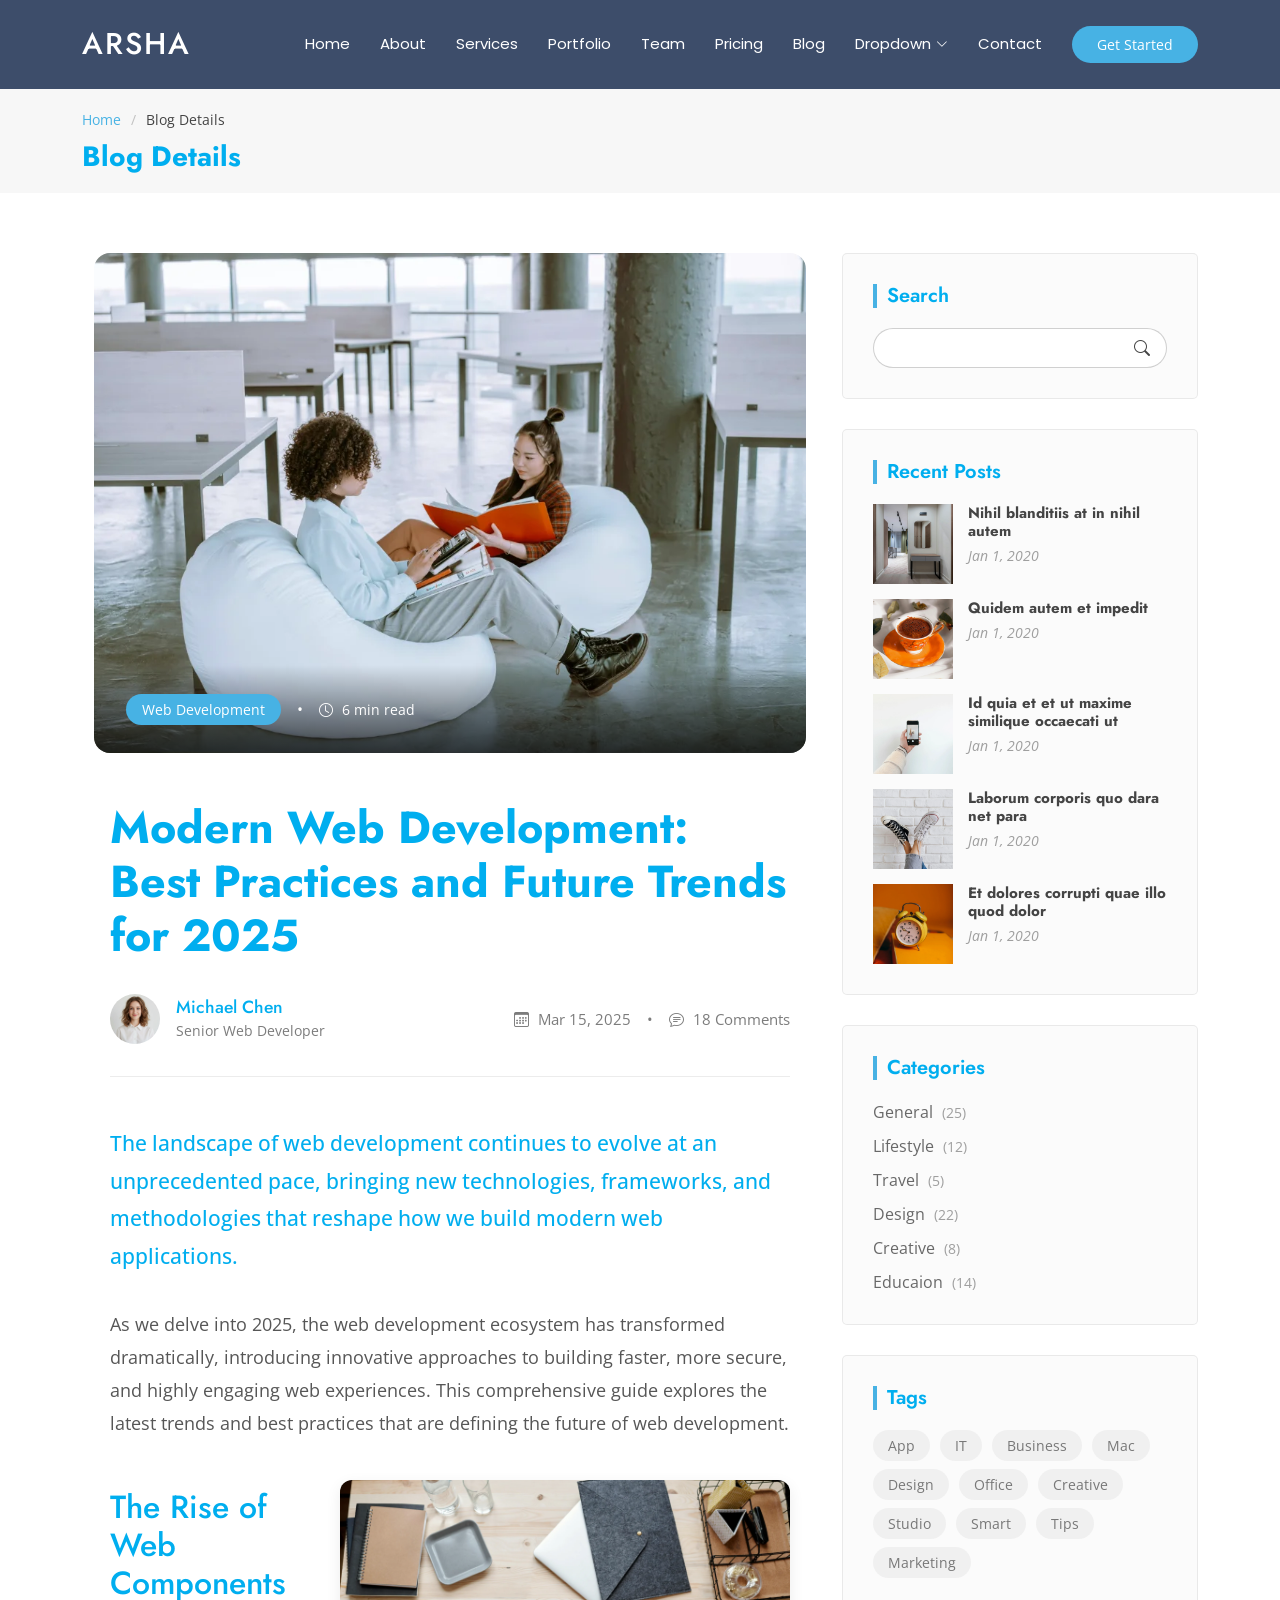
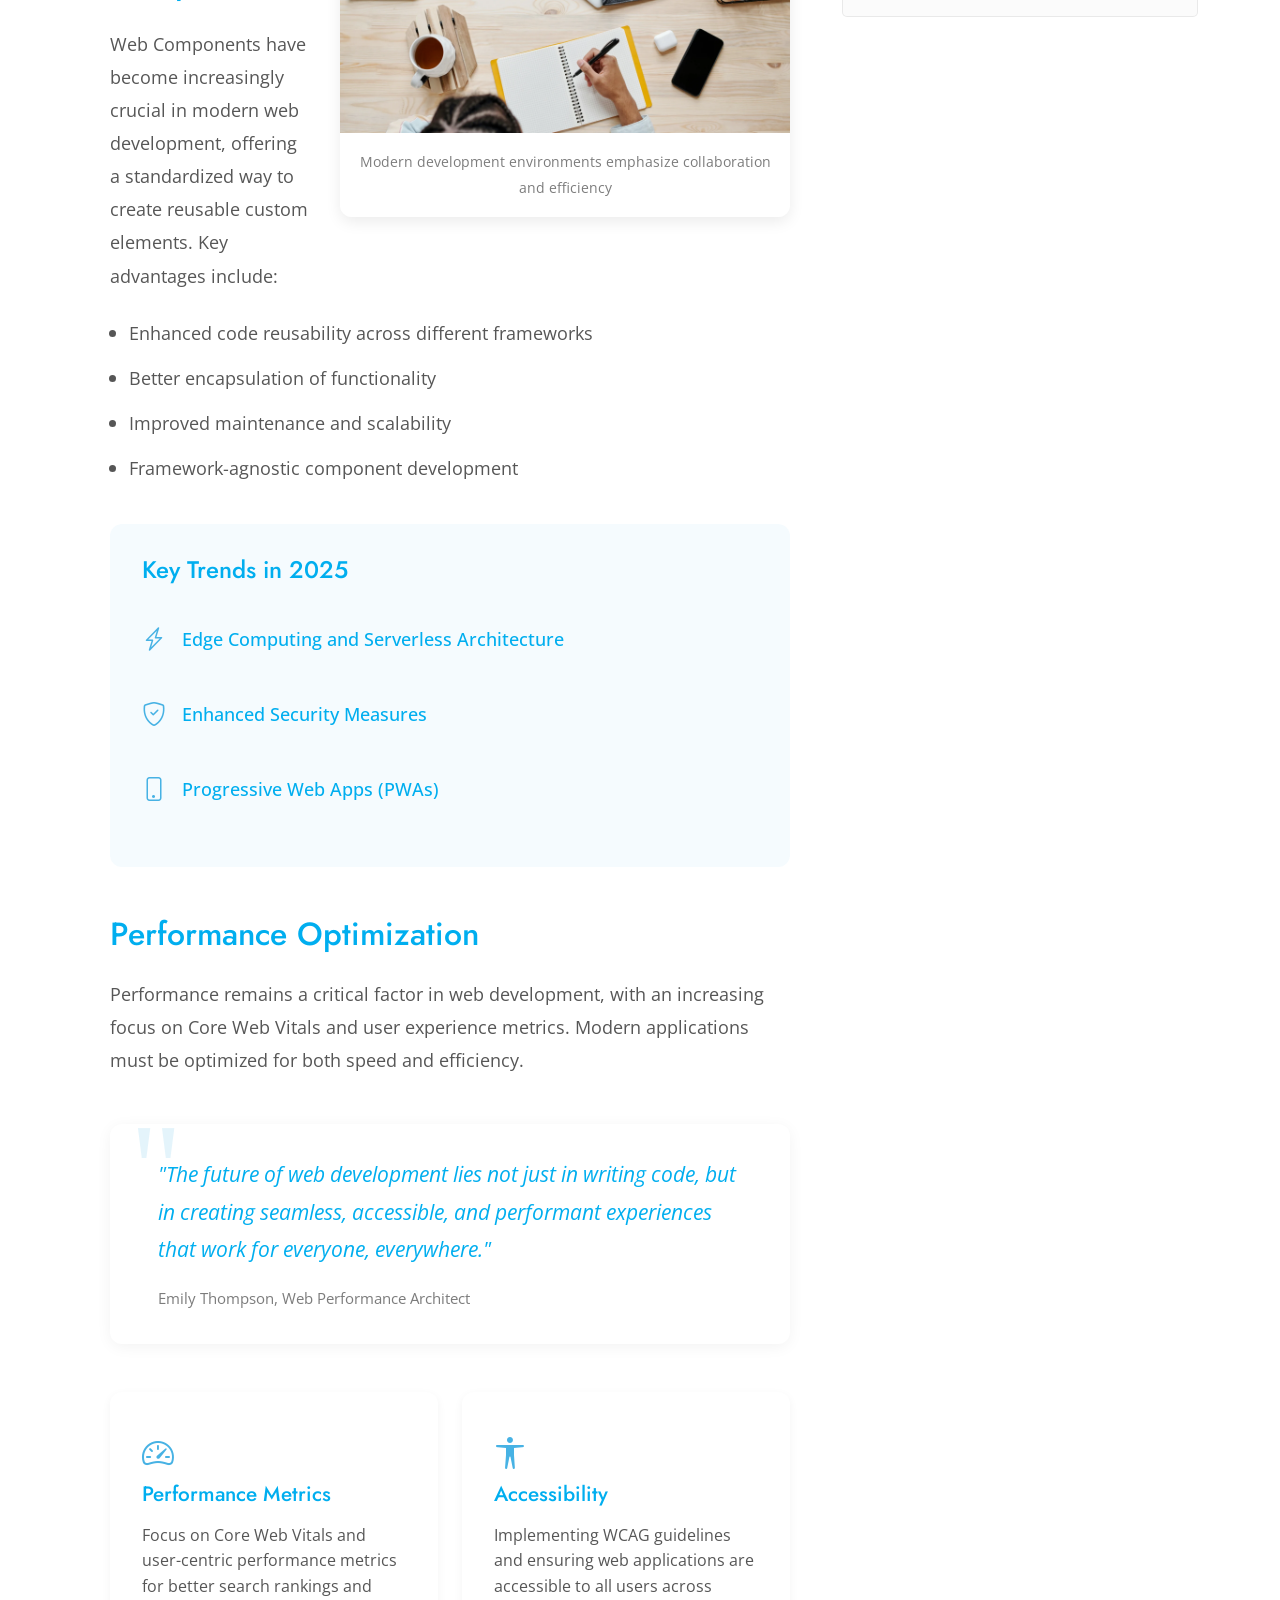
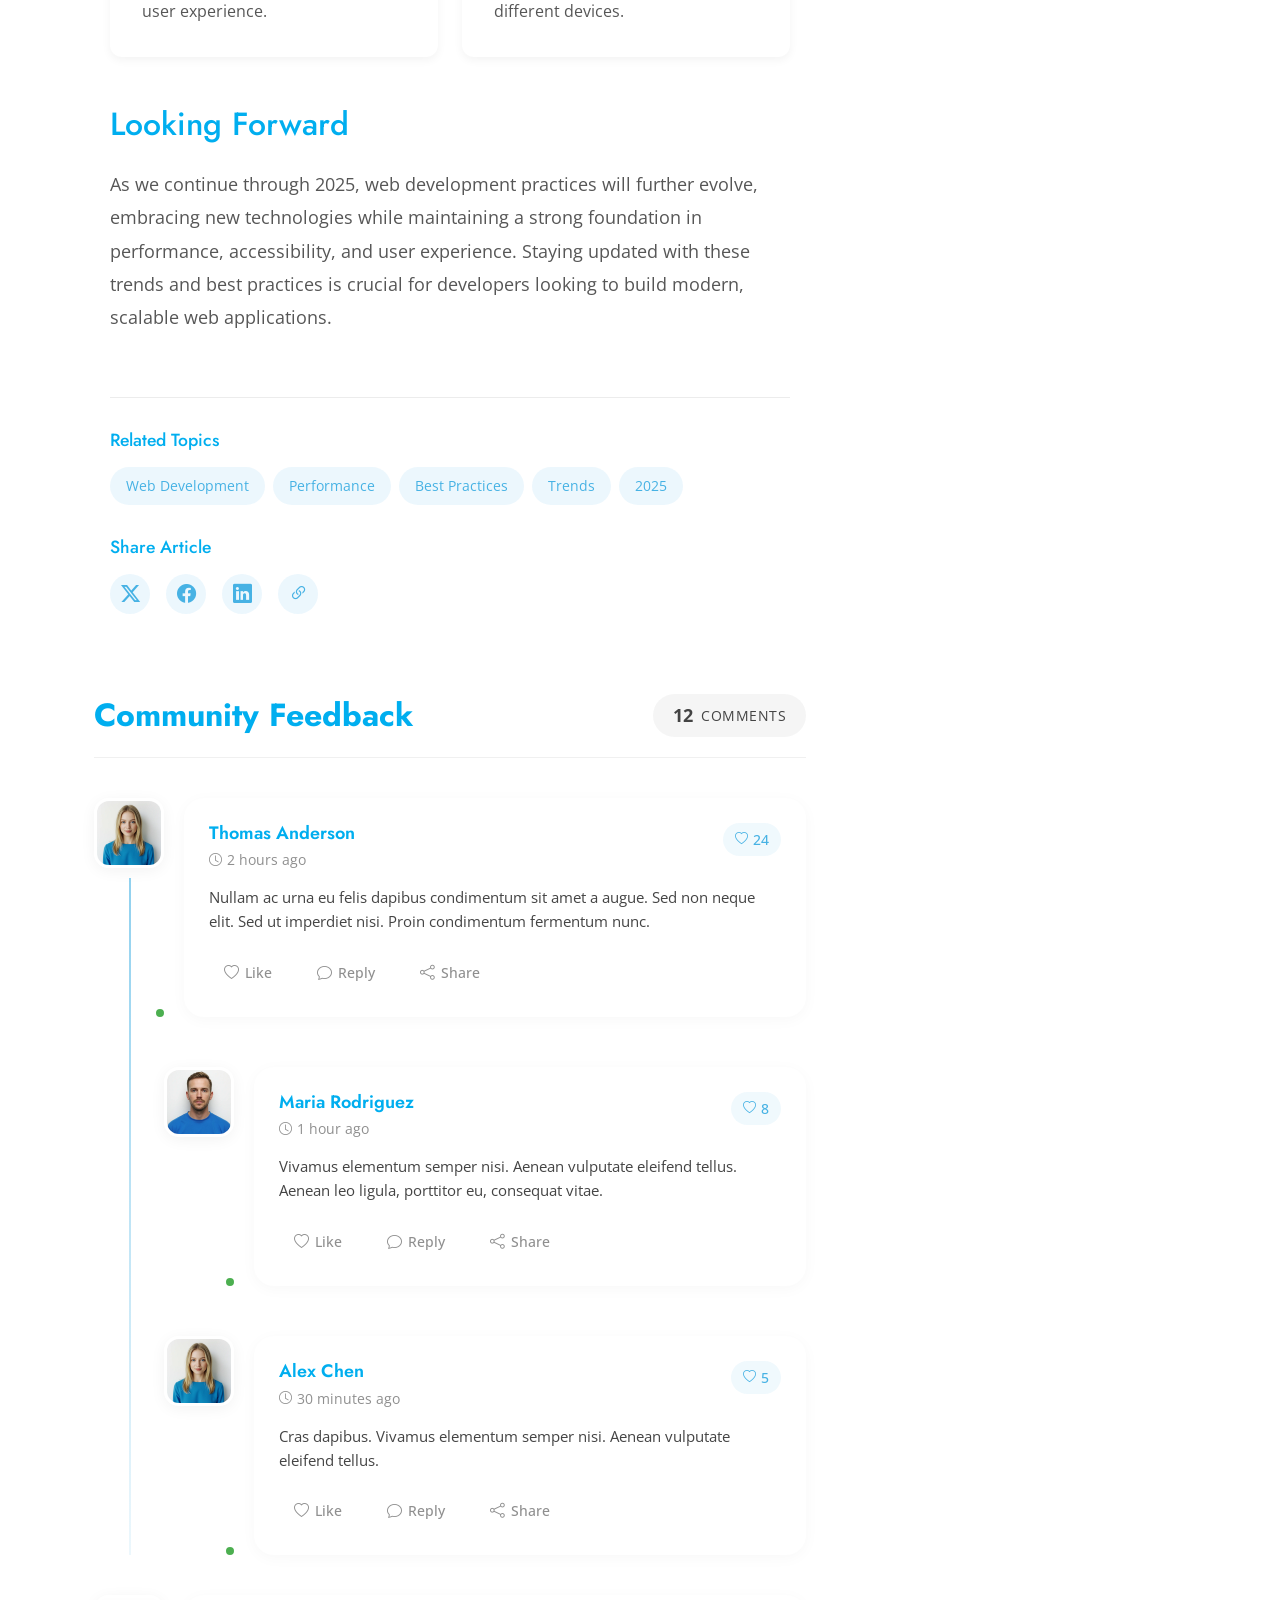
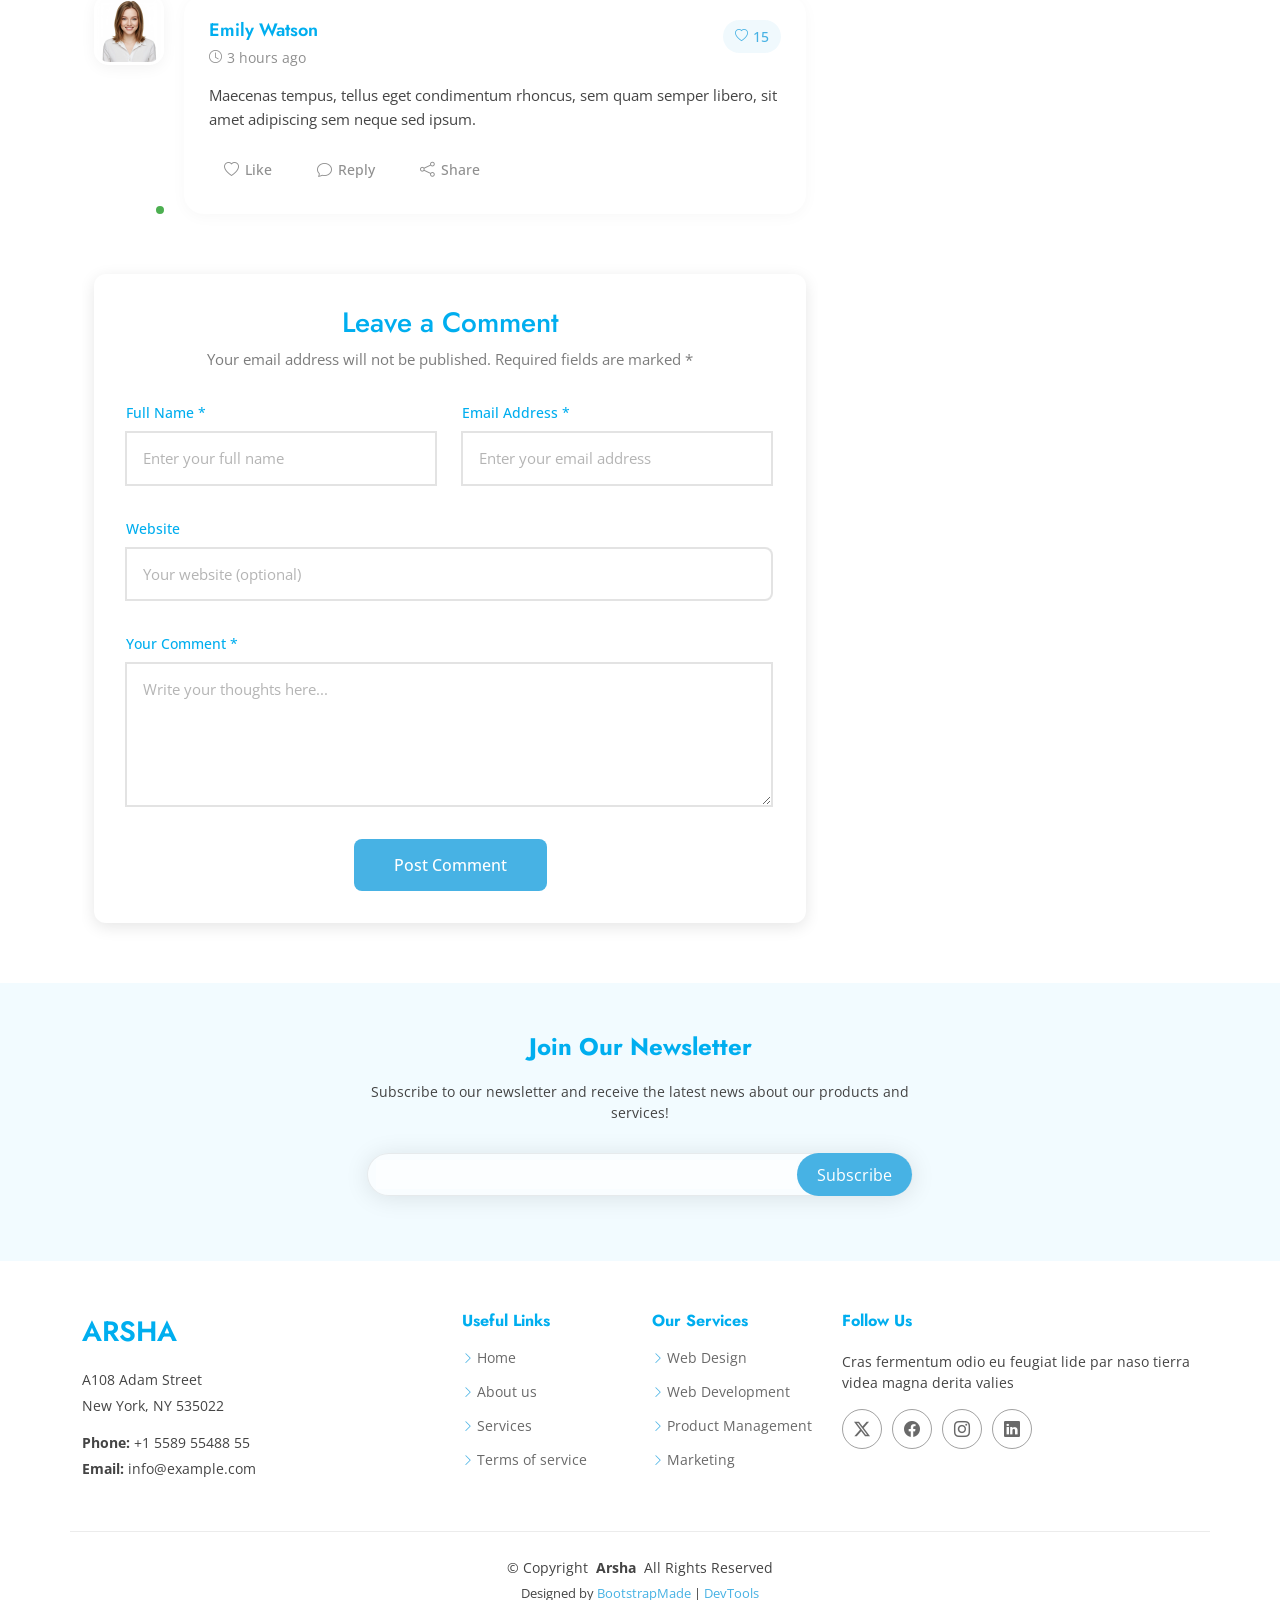
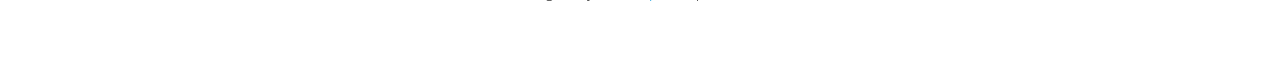
<file: Arsha/blog-details.html>
<!DOCTYPE html>
<html lang="en">

<head>
  <meta charset="utf-8">
  <meta content="width=device-width, initial-scale=1.0" name="viewport">
  <title>Blog Details - Arsha Bootstrap Template</title>
  <meta name="description" content="">
  <meta name="keywords" content="">

  <!-- Favicons -->
  <link href="assets/img/favicon.png" rel="icon">
  <link href="assets/img/apple-touch-icon.png" rel="apple-touch-icon">

  <!-- Fonts -->
  <link href="https://fonts.googleapis.com" rel="preconnect">
  <link href="https://fonts.gstatic.com" rel="preconnect" crossorigin>
  <link href="https://fonts.googleapis.com/css2?family=Open+Sans:ital,wght@0,300;0,400;0,500;0,600;0,700;0,800;1,300;1,400;1,500;1,600;1,700;1,800&family=Poppins:ital,wght@0,100;0,200;0,300;0,400;0,500;0,600;0,700;0,800;0,900;1,100;1,200;1,300;1,400;1,500;1,600;1,700;1,800;1,900&family=Jost:ital,wght@0,100;0,200;0,300;0,400;0,500;0,600;0,700;0,800;0,900;1,100;1,200;1,300;1,400;1,500;1,600;1,700;1,800;1,900&display=swap" rel="stylesheet">

  <!-- Vendor CSS Files -->
  <link href="assets/vendor/bootstrap/css/bootstrap.min.css" rel="stylesheet">
  <link href="assets/vendor/bootstrap-icons/bootstrap-icons.css" rel="stylesheet">
  <link href="assets/vendor/aos/aos.css" rel="stylesheet">
  <link href="assets/vendor/glightbox/css/glightbox.min.css" rel="stylesheet">
  <link href="assets/vendor/swiper/swiper-bundle.min.css" rel="stylesheet">

  <!-- Main CSS File -->
  <link href="assets/css/main.css" rel="stylesheet">

  <!-- =======================================================
  * Template Name: Arsha
  * Template URL: https://bootstrapmade.com/arsha-free-bootstrap-html-template-corporate/
  * Updated: Feb 22 2025 with Bootstrap v5.3.3
  * Author: BootstrapMade.com
  * License: https://bootstrapmade.com/license/
  ======================================================== -->
</head>

<body class="blog-details-page">

  <header id="header" class="header d-flex align-items-center sticky-top">
    <div class="container-fluid container-xl position-relative d-flex align-items-center">

      <a href="index.html" class="logo d-flex align-items-center me-auto">
        <!-- Uncomment the line below if you also wish to use an image logo -->
        <!-- <img src="assets/img/logo.webp" alt=""> -->
        <h1 class="sitename">Arsha</h1>
      </a>

      <nav id="navmenu" class="navmenu">
        <ul>
          <li><a href="#hero">Home</a></li>
          <li><a href="#about">About</a></li>
          <li><a href="#services">Services</a></li>
          <li><a href="#portfolio">Portfolio</a></li>
          <li><a href="#team">Team</a></li>
          <li><a href="#pricing">Pricing</a></li>
          <li><a href="blog.html">Blog</a></li>
          <li class="dropdown"><a href="#"><span>Dropdown</span> <i class="bi bi-chevron-down toggle-dropdown"></i></a>
            <ul>
              <li><a href="#">Dropdown 1</a></li>
              <li class="dropdown"><a href="#"><span>Deep Dropdown</span> <i class="bi bi-chevron-down toggle-dropdown"></i></a>
                <ul>
                  <li><a href="#">Deep Dropdown 1</a></li>
                  <li><a href="#">Deep Dropdown 2</a></li>
                  <li><a href="#">Deep Dropdown 3</a></li>
                  <li><a href="#">Deep Dropdown 4</a></li>
                  <li><a href="#">Deep Dropdown 5</a></li>
                </ul>
              </li>
              <li><a href="#">Dropdown 2</a></li>
              <li><a href="#">Dropdown 3</a></li>
              <li><a href="#">Dropdown 4</a></li>
            </ul>
          </li>
          <li><a href="#contact">Contact</a></li>
        </ul>
        <i class="mobile-nav-toggle d-xl-none bi bi-list"></i>
      </nav>

      <a class="btn-getstarted" href="#about">Get Started</a>

    </div>
  </header>

  <main class="main">

    <!-- Page Title -->
    <div class="page-title" data-aos="fade">
      <div class="container">
        <nav class="breadcrumbs">
          <ol>
            <li><a href="index.html">Home</a></li>
            <li class="current">Blog Details</li>
          </ol>
        </nav>
        <h1>Blog Details</h1>
      </div>
    </div><!-- End Page Title -->

    <div class="container">
      <div class="row">

        <div class="col-lg-8">

          <!-- Blog Details Section -->
          <section id="blog-details" class="blog-details section">
            <div class="container" data-aos="fade-up">

              <article class="article">

                <div class="hero-img" data-aos="zoom-in">
                  <img src="assets/img/blog/blog-post-3.webp" alt="Featured blog image" class="img-fluid" loading="lazy">
                  <div class="meta-overlay">
                    <div class="meta-categories">
                      <a href="#" class="category">Web Development</a>
                      <span class="divider">•</span>
                      <span class="reading-time"><i class="bi bi-clock"></i> 6 min read</span>
                    </div>
                  </div>
                </div>

                <div class="article-content" data-aos="fade-up" data-aos-delay="100">
                  <div class="content-header">
                    <h1 class="title">Modern Web Development: Best Practices and Future Trends for 2025</h1>

                    <div class="author-info">
                      <div class="author-details">
                        <img src="assets/img/person/person-f-8.webp" alt="Author" class="author-img">
                        <div class="info">
                          <h4>Michael Chen</h4>
                          <span class="role">Senior Web Developer</span>
                        </div>
                      </div>
                      <div class="post-meta">
                        <span class="date"><i class="bi bi-calendar3"></i> Mar 15, 2025</span>
                        <span class="divider">•</span>
                        <span class="comments"><i class="bi bi-chat-text"></i> 18 Comments</span>
                      </div>
                    </div>
                  </div>

                  <div class="content">
                    <p class="lead">
                      The landscape of web development continues to evolve at an unprecedented pace, bringing new technologies, frameworks, and methodologies that reshape how we build modern web applications.
                    </p>

                    <p>
                      As we delve into 2025, the web development ecosystem has transformed dramatically, introducing innovative approaches to building faster, more secure, and highly engaging web experiences. This comprehensive guide explores the latest trends and best practices that are defining the future of web development.
                    </p>

                    <div class="content-image right-aligned">
                      <img src="assets/img/blog/blog-hero-2.webp" class="img-fluid" alt="Modern web development tools" loading="lazy">
                      <figcaption>Modern development environments emphasize collaboration and efficiency</figcaption>
                    </div>

                    <h2>The Rise of Web Components</h2>
                    <p>
                      Web Components have become increasingly crucial in modern web development, offering a standardized way to create reusable custom elements. Key advantages include:
                    </p>
                    <ul>
                      <li>Enhanced code reusability across different frameworks</li>
                      <li>Better encapsulation of functionality</li>
                      <li>Improved maintenance and scalability</li>
                      <li>Framework-agnostic component development</li>
                    </ul>

                    <div class="highlight-box">
                      <h3>Key Trends in 2025</h3>
                      <ul class="trend-list">
                        <li>
                          <i class="bi bi-lightning-charge"></i>
                          <span>Edge Computing and Serverless Architecture</span>
                        </li>
                        <li>
                          <i class="bi bi-shield-check"></i>
                          <span>Enhanced Security Measures</span>
                        </li>
                        <li>
                          <i class="bi bi-phone"></i>
                          <span>Progressive Web Apps (PWAs)</span>
                        </li>
                      </ul>
                    </div>

                    <h2>Performance Optimization</h2>
                    <p>
                      Performance remains a critical factor in web development, with an increasing focus on Core Web Vitals and user experience metrics. Modern applications must be optimized for both speed and efficiency.
                    </p>

                    <blockquote>
                      <p>
                        "The future of web development lies not just in writing code, but in creating seamless, accessible, and performant experiences that work for everyone, everywhere."
                      </p>
                      <cite>Emily Thompson, Web Performance Architect</cite>
                    </blockquote>

                    <div class="content-grid">
                      <div class="row g-4">
                        <div class="col-md-6">
                          <div class="info-card">
                            <i class="bi bi-speedometer2"></i>
                            <h4>Performance Metrics</h4>
                            <p>Focus on Core Web Vitals and user-centric performance metrics for better search rankings and user experience.</p>
                          </div>
                        </div>
                        <div class="col-md-6">
                          <div class="info-card">
                            <i class="bi bi-universal-access"></i>
                            <h4>Accessibility</h4>
                            <p>Implementing WCAG guidelines and ensuring web applications are accessible to all users across different devices.</p>
                          </div>
                        </div>
                      </div>
                    </div>

                    <h2>Looking Forward</h2>
                    <p>
                      As we continue through 2025, web development practices will further evolve, embracing new technologies while maintaining a strong foundation in performance, accessibility, and user experience. Staying updated with these trends and best practices is crucial for developers looking to build modern, scalable web applications.
                    </p>
                  </div>

                  <div class="meta-bottom">
                    <div class="tags-section">
                      <h4>Related Topics</h4>
                      <div class="tags">
                        <a href="#" class="tag">Web Development</a>
                        <a href="#" class="tag">Performance</a>
                        <a href="#" class="tag">Best Practices</a>
                        <a href="#" class="tag">Trends</a>
                        <a href="#" class="tag">2025</a>
                      </div>
                    </div>

                    <div class="share-section">
                      <h4>Share Article</h4>
                      <div class="social-links">
                        <a href="#" class="twitter"><i class="bi bi-twitter-x"></i></a>
                        <a href="#" class="facebook"><i class="bi bi-facebook"></i></a>
                        <a href="#" class="linkedin"><i class="bi bi-linkedin"></i></a>
                        <a href="#" class="copy-link" title="Copy Link"><i class="bi bi-link-45deg"></i></a>
                      </div>
                    </div>
                  </div>
                </div>

              </article>

            </div>
          </section><!-- /Blog Details Section -->

          <!-- Blog Comments Section -->
          <section id="blog-comments" class="blog-comments section">

            <div class="container" data-aos="fade-up" data-aos-delay="100">

              <div class="blog-comments-4">
                <div class="comments-header">
                  <h3 class="title">Community Feedback</h3>
                  <div class="comments-stats">
                    <span class="count">12</span>
                    <span class="label">Comments</span>
                  </div>
                </div>

                <div class="comments-container">
                  <!-- Comment #1 -->
                  <div class="comment-thread">
                    <div class="comment-box">
                      <div class="comment-wrapper">
                        <div class="avatar-wrapper">
                          <img src="assets/img/person/person-f-9.webp" alt="Avatar" loading="lazy">
                          <span class="status-indicator"></span>
                        </div>

                        <div class="comment-content">
                          <div class="comment-header">
                            <div class="user-info">
                              <h4>Thomas Anderson</h4>
                              <span class="time-badge">
                                <i class="bi bi-clock"></i>
                                2 hours ago
                              </span>
                            </div>
                            <div class="engagement">
                              <span class="likes">
                                <i class="bi bi-heart"></i>
                                24
                              </span>
                            </div>
                          </div>

                          <div class="comment-body">
                            <p>Nullam ac urna eu felis dapibus condimentum sit amet a augue. Sed non neque elit. Sed ut imperdiet nisi. Proin condimentum fermentum nunc.</p>
                          </div>

                          <div class="comment-actions">
                            <button class="action-btn like-btn" aria-label="Like comment">
                              <i class="bi bi-heart"></i>
                              <span>Like</span>
                            </button>
                            <button class="action-btn reply-btn" aria-label="Reply to comment">
                              <i class="bi bi-chat"></i>
                              <span>Reply</span>
                            </button>
                            <button class="action-btn share-btn" aria-label="Share comment">
                              <i class="bi bi-share"></i>
                              <span>Share</span>
                            </button>
                          </div>
                        </div>
                      </div>
                    </div>

                    <!-- Replies Container -->
                    <div class="replies-container">
                      <!-- Reply #1 -->
                      <div class="comment-box reply">
                        <div class="comment-wrapper">
                          <div class="avatar-wrapper">
                            <img src="assets/img/person/person-m-9.webp" alt="Avatar" loading="lazy">
                            <span class="status-indicator"></span>
                          </div>

                          <div class="comment-content">
                            <div class="comment-header">
                              <div class="user-info">
                                <h4>Maria Rodriguez</h4>
                                <span class="time-badge">
                                  <i class="bi bi-clock"></i>
                                  1 hour ago
                                </span>
                              </div>
                              <div class="engagement">
                                <span class="likes">
                                  <i class="bi bi-heart"></i>
                                  8
                                </span>
                              </div>
                            </div>

                            <div class="comment-body">
                              <p>Vivamus elementum semper nisi. Aenean vulputate eleifend tellus. Aenean leo ligula, porttitor eu, consequat vitae.</p>
                            </div>

                            <div class="comment-actions">
                              <button class="action-btn like-btn" aria-label="Like comment">
                                <i class="bi bi-heart"></i>
                                <span>Like</span>
                              </button>
                              <button class="action-btn reply-btn" aria-label="Reply to comment">
                                <i class="bi bi-chat"></i>
                                <span>Reply</span>
                              </button>
                              <button class="action-btn share-btn" aria-label="Share comment">
                                <i class="bi bi-share"></i>
                                <span>Share</span>
                              </button>
                            </div>
                          </div>
                        </div>
                      </div>

                      <!-- Reply #2 -->
                      <div class="comment-box reply">
                        <div class="comment-wrapper">
                          <div class="avatar-wrapper">
                            <img src="assets/img/person/person-f-9.webp" alt="Avatar" loading="lazy">
                            <span class="status-indicator"></span>
                          </div>

                          <div class="comment-content">
                            <div class="comment-header">
                              <div class="user-info">
                                <h4>Alex Chen</h4>
                                <span class="time-badge">
                                  <i class="bi bi-clock"></i>
                                  30 minutes ago
                                </span>
                              </div>
                              <div class="engagement">
                                <span class="likes">
                                  <i class="bi bi-heart"></i>
                                  5
                                </span>
                              </div>
                            </div>

                            <div class="comment-body">
                              <p>Cras dapibus. Vivamus elementum semper nisi. Aenean vulputate eleifend tellus.</p>
                            </div>

                            <div class="comment-actions">
                              <button class="action-btn like-btn" aria-label="Like comment">
                                <i class="bi bi-heart"></i>
                                <span>Like</span>
                              </button>
                              <button class="action-btn reply-btn" aria-label="Reply to comment">
                                <i class="bi bi-chat"></i>
                                <span>Reply</span>
                              </button>
                              <button class="action-btn share-btn" aria-label="Share comment">
                                <i class="bi bi-share"></i>
                                <span>Share</span>
                              </button>
                            </div>
                          </div>
                        </div>
                      </div>
                    </div>
                  </div>

                  <!-- Comment #2 -->
                  <div class="comment-thread">
                    <div class="comment-box">
                      <div class="comment-wrapper">
                        <div class="avatar-wrapper">
                          <img src="assets/img/person/person-f-7.webp" alt="Avatar" loading="lazy">
                          <span class="status-indicator"></span>
                        </div>

                        <div class="comment-content">
                          <div class="comment-header">
                            <div class="user-info">
                              <h4>Emily Watson</h4>
                              <span class="time-badge">
                                <i class="bi bi-clock"></i>
                                3 hours ago
                              </span>
                            </div>
                            <div class="engagement">
                              <span class="likes">
                                <i class="bi bi-heart"></i>
                                15
                              </span>
                            </div>
                          </div>

                          <div class="comment-body">
                            <p>Maecenas tempus, tellus eget condimentum rhoncus, sem quam semper libero, sit amet adipiscing sem neque sed ipsum.</p>
                          </div>

                          <div class="comment-actions">
                            <button class="action-btn like-btn" aria-label="Like comment">
                              <i class="bi bi-heart"></i>
                              <span>Like</span>
                            </button>
                            <button class="action-btn reply-btn" aria-label="Reply to comment">
                              <i class="bi bi-chat"></i>
                              <span>Reply</span>
                            </button>
                            <button class="action-btn share-btn" aria-label="Share comment">
                              <i class="bi bi-share"></i>
                              <span>Share</span>
                            </button>
                          </div>
                        </div>
                      </div>
                    </div>
                  </div>
                </div>
              </div>

            </div>

          </section><!-- /Blog Comments Section -->

          <!-- Blog Comment Form Section -->
          <section id="blog-comment-form" class="blog-comment-form section">

            <div class="container" data-aos="fade-up" data-aos-delay="100">

              <form method="post" role="form">

                <div class="form-header">
                  <h3>Leave a Comment</h3>
                  <p>Your email address will not be published. Required fields are marked *</p>
                </div>

                <div class="row gy-3">
                  <div class="col-md-6">
                    <div class="input-group">
                      <label for="name">Full Name *</label>
                      <input type="text" name="name" id="name" placeholder="Enter your full name" required="">
                      <span class="error-text">Please enter your name</span>
                    </div>
                  </div>

                  <div class="col-md-6">
                    <div class="input-group">
                      <label for="email">Email Address *</label>
                      <input type="email" name="email" id="email" placeholder="Enter your email address" required="">
                      <span class="error-text">Please enter a valid email address</span>
                    </div>
                  </div>

                  <div class="col-12">
                    <div class="input-group">
                      <label for="website">Website</label>
                      <input type="url" name="website" id="website" placeholder="Your website (optional)">
                    </div>
                  </div>

                  <div class="col-12">
                    <div class="input-group">
                      <label for="comment">Your Comment *</label>
                      <textarea name="comment" id="comment" rows="5" placeholder="Write your thoughts here..." required=""></textarea>
                      <span class="error-text">Please enter your comment</span>
                    </div>
                  </div>

                  <div class="col-12 text-center">
                    <button type="submit">Post Comment</button>
                  </div>
                </div>

              </form>

            </div>

          </section><!-- /Blog Comment Form Section -->

        </div>

        <div class="col-lg-4 sidebar">

          <div class="widgets-container" data-aos="fade-up" data-aos-delay="200">

            <!-- Search Widget -->
            <div class="search-widget widget-item">

              <h3 class="widget-title">Search</h3>
              <form action="">
                <input type="text">
                <button type="submit" title="Search"><i class="bi bi-search"></i></button>
              </form>

            </div><!--/Search Widget -->

            <!-- Recent Posts Widget -->
            <div class="recent-posts-widget widget-item">

              <h3 class="widget-title">Recent Posts</h3>

              <div class="post-item">
                <img src="assets/img/blog/blog-post-square-1.webp" alt="" class="flex-shrink-0">
                <div>
                  <h4><a href="blog-details.html">Nihil blanditiis at in nihil autem</a></h4>
                  <time datetime="2020-01-01">Jan 1, 2020</time>
                </div>
              </div><!-- End recent post item-->

              <div class="post-item">
                <img src="assets/img/blog/blog-post-square-2.webp" alt="" class="flex-shrink-0">
                <div>
                  <h4><a href="blog-details.html">Quidem autem et impedit</a></h4>
                  <time datetime="2020-01-01">Jan 1, 2020</time>
                </div>
              </div><!-- End recent post item-->

              <div class="post-item">
                <img src="assets/img/blog/blog-post-square-3.webp" alt="" class="flex-shrink-0">
                <div>
                  <h4><a href="blog-details.html">Id quia et et ut maxime similique occaecati ut</a></h4>
                  <time datetime="2020-01-01">Jan 1, 2020</time>
                </div>
              </div><!-- End recent post item-->

              <div class="post-item">
                <img src="assets/img/blog/blog-post-square-4.webp" alt="" class="flex-shrink-0">
                <div>
                  <h4><a href="blog-details.html">Laborum corporis quo dara net para</a></h4>
                  <time datetime="2020-01-01">Jan 1, 2020</time>
                </div>
              </div><!-- End recent post item-->

              <div class="post-item">
                <img src="assets/img/blog/blog-post-square-5.webp" alt="" class="flex-shrink-0">
                <div>
                  <h4><a href="blog-details.html">Et dolores corrupti quae illo quod dolor</a></h4>
                  <time datetime="2020-01-01">Jan 1, 2020</time>
                </div>
              </div><!-- End recent post item-->

            </div><!--/Recent Posts Widget -->

            <!-- Categories Widget -->
            <div class="categories-widget widget-item">

              <h3 class="widget-title">Categories</h3>
              <ul class="mt-3">
                <li><a href="#">General <span>(25)</span></a></li>
                <li><a href="#">Lifestyle <span>(12)</span></a></li>
                <li><a href="#">Travel <span>(5)</span></a></li>
                <li><a href="#">Design <span>(22)</span></a></li>
                <li><a href="#">Creative <span>(8)</span></a></li>
                <li><a href="#">Educaion <span>(14)</span></a></li>
              </ul>

            </div><!--/Categories Widget -->

            <!-- Tags Widget -->
            <div class="tags-widget widget-item">

              <h3 class="widget-title">Tags</h3>
              <ul>
                <li><a href="#">App</a></li>
                <li><a href="#">IT</a></li>
                <li><a href="#">Business</a></li>
                <li><a href="#">Mac</a></li>
                <li><a href="#">Design</a></li>
                <li><a href="#">Office</a></li>
                <li><a href="#">Creative</a></li>
                <li><a href="#">Studio</a></li>
                <li><a href="#">Smart</a></li>
                <li><a href="#">Tips</a></li>
                <li><a href="#">Marketing</a></li>
              </ul>

            </div><!--/Tags Widget -->

          </div>

        </div>

      </div>
    </div>

  </main>

  <footer id="footer" class="footer">

    <div class="footer-newsletter">
      <div class="container">
        <div class="row justify-content-center text-center">
          <div class="col-lg-6">
            <h4>Join Our Newsletter</h4>
            <p>Subscribe to our newsletter and receive the latest news about our products and services!</p>
            <form action="forms/newsletter.php" method="post" class="php-email-form">
              <div class="newsletter-form"><input type="email" name="email"><input type="submit" value="Subscribe"></div>
              <div class="loading">Loading</div>
              <div class="error-message"></div>
              <div class="sent-message">Your subscription request has been sent. Thank you!</div>
            </form>
          </div>
        </div>
      </div>
    </div>

    <div class="container footer-top">
      <div class="row gy-4">
        <div class="col-lg-4 col-md-6 footer-about">
          <a href="index.html" class="d-flex align-items-center">
            <span class="sitename">Arsha</span>
          </a>
          <div class="footer-contact pt-3">
            <p>A108 Adam Street</p>
            <p>New York, NY 535022</p>
            <p class="mt-3"><strong>Phone:</strong> <span>+1 5589 55488 55</span></p>
            <p><strong>Email:</strong> <span>info@example.com</span></p>
          </div>
        </div>

        <div class="col-lg-2 col-md-3 footer-links">
          <h4>Useful Links</h4>
          <ul>
            <li><i class="bi bi-chevron-right"></i> <a href="#">Home</a></li>
            <li><i class="bi bi-chevron-right"></i> <a href="#">About us</a></li>
            <li><i class="bi bi-chevron-right"></i> <a href="#">Services</a></li>
            <li><i class="bi bi-chevron-right"></i> <a href="#">Terms of service</a></li>
          </ul>
        </div>

        <div class="col-lg-2 col-md-3 footer-links">
          <h4>Our Services</h4>
          <ul>
            <li><i class="bi bi-chevron-right"></i> <a href="#">Web Design</a></li>
            <li><i class="bi bi-chevron-right"></i> <a href="#">Web Development</a></li>
            <li><i class="bi bi-chevron-right"></i> <a href="#">Product Management</a></li>
            <li><i class="bi bi-chevron-right"></i> <a href="#">Marketing</a></li>
          </ul>
        </div>

        <div class="col-lg-4 col-md-12">
          <h4>Follow Us</h4>
          <p>Cras fermentum odio eu feugiat lide par naso tierra videa magna derita valies</p>
          <div class="social-links d-flex">
            <a href=""><i class="bi bi-twitter-x"></i></a>
            <a href=""><i class="bi bi-facebook"></i></a>
            <a href=""><i class="bi bi-instagram"></i></a>
            <a href=""><i class="bi bi-linkedin"></i></a>
          </div>
        </div>

      </div>
    </div>

    <div class="container copyright text-center mt-4">
      <p>© <span>Copyright</span> <strong class="px-1 sitename">Arsha</strong> <span>All Rights Reserved</span></p>
      <div class="credits">
        <!-- All the links in the footer should remain intact. -->
        <!-- You can delete the links only if you've purchased the pro version. -->
        <!-- Licensing information: https://bootstrapmade.com/license/ -->
        <!-- Purchase the pro version with working PHP/AJAX contact form: [buy-url] -->
        Designed by <a href="https://bootstrapmade.com/">BootstrapMade</a> | <a href="https://bootstrapmade.com/tools/">DevTools</a>
      </div>
    </div>

  </footer>

  <!-- Scroll Top -->
  <a href="#" id="scroll-top" class="scroll-top d-flex align-items-center justify-content-center"><i class="bi bi-arrow-up-short"></i></a>

  <!-- Preloader -->
  <div id="preloader"></div>

  <!-- Vendor JS Files -->
  <script src="assets/vendor/bootstrap/js/bootstrap.bundle.min.js"></script>
  <script src="assets/vendor/php-email-form/validate.js"></script>
  <script src="assets/vendor/aos/aos.js"></script>
  <script src="assets/vendor/glightbox/js/glightbox.min.js"></script>
  <script src="assets/vendor/swiper/swiper-bundle.min.js"></script>
  <script src="assets/vendor/waypoints/noframework.waypoints.js"></script>
  <script src="assets/vendor/imagesloaded/imagesloaded.pkgd.min.js"></script>
  <script src="assets/vendor/isotope-layout/isotope.pkgd.min.js"></script>

  <!-- Main JS File -->
  <script src="assets/js/main.js"></script>

</body>

</html>
</file>
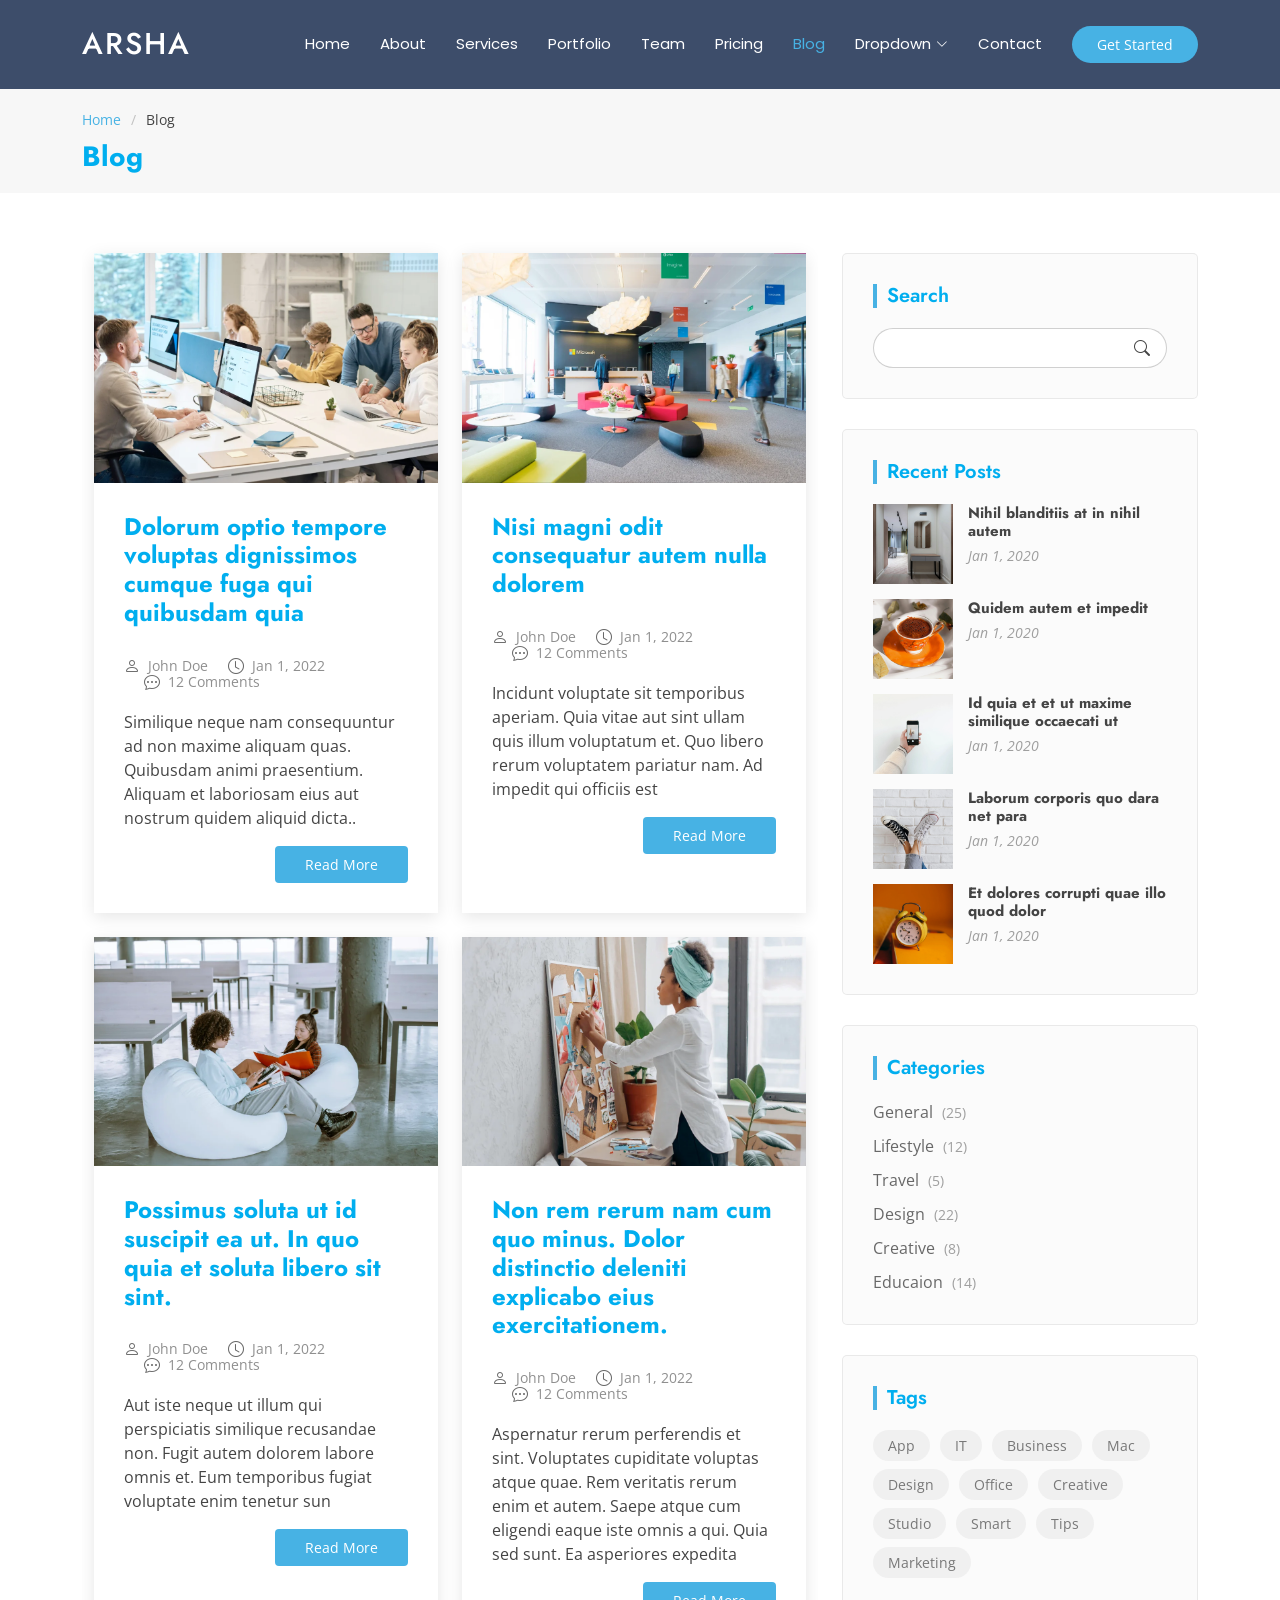
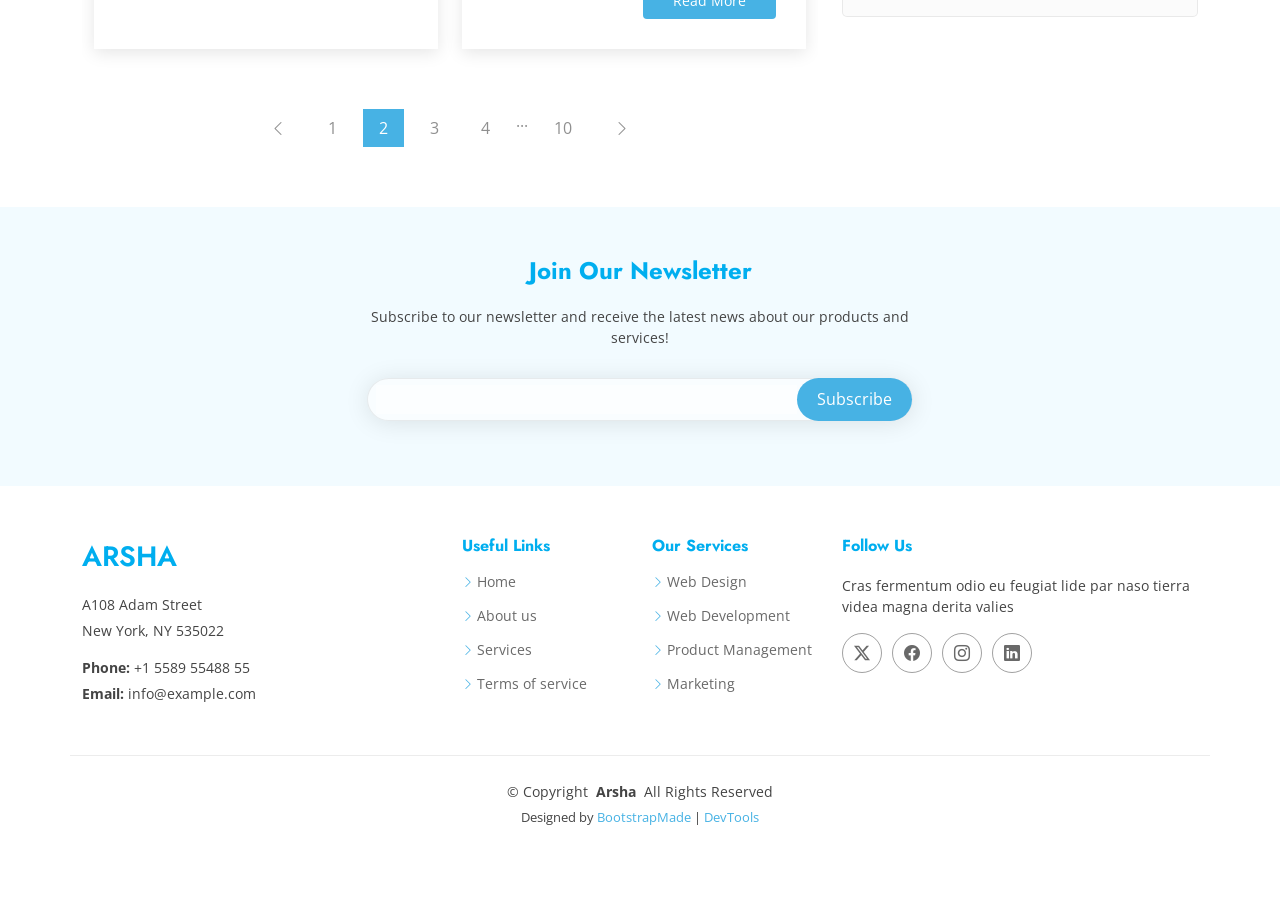
<file: Arsha/blog.html>
<!DOCTYPE html>
<html lang="en">

<head>
  <meta charset="utf-8">
  <meta content="width=device-width, initial-scale=1.0" name="viewport">
  <title>Blog - Arsha Bootstrap Template</title>
  <meta name="description" content="">
  <meta name="keywords" content="">

  <!-- Favicons -->
  <link href="assets/img/favicon.png" rel="icon">
  <link href="assets/img/apple-touch-icon.png" rel="apple-touch-icon">

  <!-- Fonts -->
  <link href="https://fonts.googleapis.com" rel="preconnect">
  <link href="https://fonts.gstatic.com" rel="preconnect" crossorigin>
  <link href="https://fonts.googleapis.com/css2?family=Open+Sans:ital,wght@0,300;0,400;0,500;0,600;0,700;0,800;1,300;1,400;1,500;1,600;1,700;1,800&family=Poppins:ital,wght@0,100;0,200;0,300;0,400;0,500;0,600;0,700;0,800;0,900;1,100;1,200;1,300;1,400;1,500;1,600;1,700;1,800;1,900&family=Jost:ital,wght@0,100;0,200;0,300;0,400;0,500;0,600;0,700;0,800;0,900;1,100;1,200;1,300;1,400;1,500;1,600;1,700;1,800;1,900&display=swap" rel="stylesheet">

  <!-- Vendor CSS Files -->
  <link href="assets/vendor/bootstrap/css/bootstrap.min.css" rel="stylesheet">
  <link href="assets/vendor/bootstrap-icons/bootstrap-icons.css" rel="stylesheet">
  <link href="assets/vendor/aos/aos.css" rel="stylesheet">
  <link href="assets/vendor/glightbox/css/glightbox.min.css" rel="stylesheet">
  <link href="assets/vendor/swiper/swiper-bundle.min.css" rel="stylesheet">

  <!-- Main CSS File -->
  <link href="assets/css/main.css" rel="stylesheet">

  <!-- =======================================================
  * Template Name: Arsha
  * Template URL: https://bootstrapmade.com/arsha-free-bootstrap-html-template-corporate/
  * Updated: Feb 22 2025 with Bootstrap v5.3.3
  * Author: BootstrapMade.com
  * License: https://bootstrapmade.com/license/
  ======================================================== -->
</head>

<body class="blog-page">

  <header id="header" class="header d-flex align-items-center sticky-top">
    <div class="container-fluid container-xl position-relative d-flex align-items-center">

      <a href="index.html" class="logo d-flex align-items-center me-auto">
        <!-- Uncomment the line below if you also wish to use an image logo -->
        <!-- <img src="assets/img/logo.webp" alt=""> -->
        <h1 class="sitename">Arsha</h1>
      </a>

      <nav id="navmenu" class="navmenu">
        <ul>
          <li><a href="#hero">Home</a></li>
          <li><a href="#about">About</a></li>
          <li><a href="#services">Services</a></li>
          <li><a href="#portfolio">Portfolio</a></li>
          <li><a href="#team">Team</a></li>
          <li><a href="#pricing">Pricing</a></li>
          <li><a href="blog.html" class="active">Blog</a></li>
          <li class="dropdown"><a href="#"><span>Dropdown</span> <i class="bi bi-chevron-down toggle-dropdown"></i></a>
            <ul>
              <li><a href="#">Dropdown 1</a></li>
              <li class="dropdown"><a href="#"><span>Deep Dropdown</span> <i class="bi bi-chevron-down toggle-dropdown"></i></a>
                <ul>
                  <li><a href="#">Deep Dropdown 1</a></li>
                  <li><a href="#">Deep Dropdown 2</a></li>
                  <li><a href="#">Deep Dropdown 3</a></li>
                  <li><a href="#">Deep Dropdown 4</a></li>
                  <li><a href="#">Deep Dropdown 5</a></li>
                </ul>
              </li>
              <li><a href="#">Dropdown 2</a></li>
              <li><a href="#">Dropdown 3</a></li>
              <li><a href="#">Dropdown 4</a></li>
            </ul>
          </li>
          <li><a href="#contact">Contact</a></li>
        </ul>
        <i class="mobile-nav-toggle d-xl-none bi bi-list"></i>
      </nav>

      <a class="btn-getstarted" href="#about">Get Started</a>

    </div>
  </header>

  <main class="main">

    <!-- Page Title -->
    <div class="page-title" data-aos="fade">
      <div class="container">
        <nav class="breadcrumbs">
          <ol>
            <li><a href="index.html">Home</a></li>
            <li class="current">Blog</li>
          </ol>
        </nav>
        <h1>Blog</h1>
      </div>
    </div><!-- End Page Title -->

    <div class="container">
      <div class="row">

        <div class="col-lg-8">

          <!-- Blog Posts Section -->
          <section id="blog-posts" class="blog-posts section">

            <div class="container" data-aos="fade-up" data-aos-delay="100">

              <div class="row gy-4">

                <div class="col-lg-6">
                  <article>

                    <div class="post-img">
                      <img src="assets/img/blog/blog-post-1.webp" alt="" class="img-fluid">
                    </div>

                    <h2 class="title">
                      <a href="blog-details.html">Dolorum optio tempore voluptas dignissimos cumque fuga qui quibusdam quia</a>
                    </h2>

                    <div class="meta-top">
                      <ul>
                        <li class="d-flex align-items-center"><i class="bi bi-person"></i> <a href="blog-details.html">John Doe</a></li>
                        <li class="d-flex align-items-center"><i class="bi bi-clock"></i> <a href="blog-details.html"><time datetime="2022-01-01">Jan 1, 2022</time></a></li>
                        <li class="d-flex align-items-center"><i class="bi bi-chat-dots"></i> <a href="blog-details.html">12 Comments</a></li>
                      </ul>
                    </div>

                    <div class="content">
                      <p>
                        Similique neque nam consequuntur ad non maxime aliquam quas. Quibusdam animi praesentium. Aliquam et laboriosam eius aut nostrum quidem aliquid dicta..
                      </p>

                      <div class="read-more">
                        <a href="blog-details.html">Read More</a>
                      </div>
                    </div>

                  </article>
                </div><!-- End post list item -->

                <div class="col-lg-6">

                  <article>

                    <div class="post-img">
                      <img src="assets/img/blog/blog-post-2.webp" alt="" class="img-fluid">
                    </div>

                    <h2 class="title">
                      <a href="blog-details.html">Nisi magni odit consequatur autem nulla dolorem</a>
                    </h2>

                    <div class="meta-top">
                      <ul>
                        <li class="d-flex align-items-center"><i class="bi bi-person"></i> <a href="blog-details.html">John Doe</a></li>
                        <li class="d-flex align-items-center"><i class="bi bi-clock"></i> <a href="blog-details.html"><time datetime="2022-01-01">Jan 1, 2022</time></a></li>
                        <li class="d-flex align-items-center"><i class="bi bi-chat-dots"></i> <a href="blog-details.html">12 Comments</a></li>
                      </ul>
                    </div>

                    <div class="content">
                      <p>
                        Incidunt voluptate sit temporibus aperiam. Quia vitae aut sint ullam quis illum voluptatum et. Quo libero rerum voluptatem pariatur nam.
                        Ad impedit qui officiis est</p>
                      <div class="read-more">
                        <a href="blog-details.html">Read More</a>
                      </div>
                    </div>

                  </article>

                </div><!-- End post list item -->

                <div class="col-lg-6">

                  <article>

                    <div class="post-img">
                      <img src="assets/img/blog/blog-post-3.webp" alt="" class="img-fluid">
                    </div>

                    <h2 class="title">
                      <a href="blog-details.html">Possimus soluta ut id suscipit ea ut. In quo quia et soluta libero sit sint.</a>
                    </h2>

                    <div class="meta-top">
                      <ul>
                        <li class="d-flex align-items-center"><i class="bi bi-person"></i> <a href="blog-details.html">John Doe</a></li>
                        <li class="d-flex align-items-center"><i class="bi bi-clock"></i> <a href="blog-details.html"><time datetime="2022-01-01">Jan 1, 2022</time></a></li>
                        <li class="d-flex align-items-center"><i class="bi bi-chat-dots"></i> <a href="blog-details.html">12 Comments</a></li>
                      </ul>
                    </div>

                    <div class="content">
                      <p>
                        Aut iste neque ut illum qui perspiciatis similique recusandae non. Fugit autem dolorem labore omnis et. Eum temporibus fugiat voluptate enim tenetur sun</p>
                      <div class="read-more">
                        <a href="blog-details.html">Read More</a>
                      </div>
                    </div>

                  </article>

                </div><!-- End post list item -->

                <div class="col-lg-6">

                  <article>

                    <div class="post-img">
                      <img src="assets/img/blog/blog-post-4.webp" alt="" class="img-fluid">
                    </div>

                    <h2 class="title">
                      <a href="blog-details.html">Non rem rerum nam cum quo minus. Dolor distinctio deleniti explicabo eius exercitationem.</a>
                    </h2>

                    <div class="meta-top">
                      <ul>
                        <li class="d-flex align-items-center"><i class="bi bi-person"></i> <a href="blog-details.html">John Doe</a></li>
                        <li class="d-flex align-items-center"><i class="bi bi-clock"></i> <a href="blog-details.html"><time datetime="2022-01-01">Jan 1, 2022</time></a></li>
                        <li class="d-flex align-items-center"><i class="bi bi-chat-dots"></i> <a href="blog-details.html">12 Comments</a></li>
                      </ul>
                    </div>

                    <div class="content">
                      <p>
                        Aspernatur rerum perferendis et sint. Voluptates cupiditate voluptas atque quae. Rem veritatis rerum enim et autem. Saepe atque cum eligendi eaque iste omnis a qui.
                        Quia sed sunt. Ea asperiores expedita <br></p>
                      <div class="read-more">
                        <a href="blog-details.html">Read More</a>
                      </div>
                    </div>

                  </article>

                </div><!-- End post list item -->

              </div><!-- End blog posts list -->

            </div>

          </section><!-- /Blog Posts Section -->

          <!-- Pagination 2 Section -->
          <section id="pagination-2" class="pagination-2 section">

            <div class="container">
              <div class="d-flex justify-content-center">
                <ul>
                  <li><a href="#"><i class="bi bi-chevron-left"></i></a></li>
                  <li><a href="#">1</a></li>
                  <li><a href="#" class="active">2</a></li>
                  <li><a href="#">3</a></li>
                  <li><a href="#">4</a></li>
                  <li>...</li>
                  <li><a href="#">10</a></li>
                  <li><a href="#"><i class="bi bi-chevron-right"></i></a></li>
                </ul>
              </div>
            </div>

          </section><!-- /Pagination 2 Section -->

        </div>

        <div class="col-lg-4 sidebar">

          <div class="widgets-container" data-aos="fade-up" data-aos-delay="200">

            <!-- Search Widget -->
            <div class="search-widget widget-item">

              <h3 class="widget-title">Search</h3>
              <form action="">
                <input type="text">
                <button type="submit" title="Search"><i class="bi bi-search"></i></button>
              </form>

            </div><!--/Search Widget -->

            <!-- Recent Posts Widget -->
            <div class="recent-posts-widget widget-item">

              <h3 class="widget-title">Recent Posts</h3>

              <div class="post-item">
                <img src="assets/img/blog/blog-post-square-1.webp" alt="" class="flex-shrink-0">
                <div>
                  <h4><a href="blog-details.html">Nihil blanditiis at in nihil autem</a></h4>
                  <time datetime="2020-01-01">Jan 1, 2020</time>
                </div>
              </div><!-- End recent post item-->

              <div class="post-item">
                <img src="assets/img/blog/blog-post-square-2.webp" alt="" class="flex-shrink-0">
                <div>
                  <h4><a href="blog-details.html">Quidem autem et impedit</a></h4>
                  <time datetime="2020-01-01">Jan 1, 2020</time>
                </div>
              </div><!-- End recent post item-->

              <div class="post-item">
                <img src="assets/img/blog/blog-post-square-3.webp" alt="" class="flex-shrink-0">
                <div>
                  <h4><a href="blog-details.html">Id quia et et ut maxime similique occaecati ut</a></h4>
                  <time datetime="2020-01-01">Jan 1, 2020</time>
                </div>
              </div><!-- End recent post item-->

              <div class="post-item">
                <img src="assets/img/blog/blog-post-square-4.webp" alt="" class="flex-shrink-0">
                <div>
                  <h4><a href="blog-details.html">Laborum corporis quo dara net para</a></h4>
                  <time datetime="2020-01-01">Jan 1, 2020</time>
                </div>
              </div><!-- End recent post item-->

              <div class="post-item">
                <img src="assets/img/blog/blog-post-square-5.webp" alt="" class="flex-shrink-0">
                <div>
                  <h4><a href="blog-details.html">Et dolores corrupti quae illo quod dolor</a></h4>
                  <time datetime="2020-01-01">Jan 1, 2020</time>
                </div>
              </div><!-- End recent post item-->

            </div><!--/Recent Posts Widget -->

            <!-- Categories Widget -->
            <div class="categories-widget widget-item">

              <h3 class="widget-title">Categories</h3>
              <ul class="mt-3">
                <li><a href="#">General <span>(25)</span></a></li>
                <li><a href="#">Lifestyle <span>(12)</span></a></li>
                <li><a href="#">Travel <span>(5)</span></a></li>
                <li><a href="#">Design <span>(22)</span></a></li>
                <li><a href="#">Creative <span>(8)</span></a></li>
                <li><a href="#">Educaion <span>(14)</span></a></li>
              </ul>

            </div><!--/Categories Widget -->

            <!-- Tags Widget -->
            <div class="tags-widget widget-item">

              <h3 class="widget-title">Tags</h3>
              <ul>
                <li><a href="#">App</a></li>
                <li><a href="#">IT</a></li>
                <li><a href="#">Business</a></li>
                <li><a href="#">Mac</a></li>
                <li><a href="#">Design</a></li>
                <li><a href="#">Office</a></li>
                <li><a href="#">Creative</a></li>
                <li><a href="#">Studio</a></li>
                <li><a href="#">Smart</a></li>
                <li><a href="#">Tips</a></li>
                <li><a href="#">Marketing</a></li>
              </ul>

            </div><!--/Tags Widget -->

          </div>

        </div>

      </div>
    </div>

  </main>

  <footer id="footer" class="footer">

    <div class="footer-newsletter">
      <div class="container">
        <div class="row justify-content-center text-center">
          <div class="col-lg-6">
            <h4>Join Our Newsletter</h4>
            <p>Subscribe to our newsletter and receive the latest news about our products and services!</p>
            <form action="forms/newsletter.php" method="post" class="php-email-form">
              <div class="newsletter-form"><input type="email" name="email"><input type="submit" value="Subscribe"></div>
              <div class="loading">Loading</div>
              <div class="error-message"></div>
              <div class="sent-message">Your subscription request has been sent. Thank you!</div>
            </form>
          </div>
        </div>
      </div>
    </div>

    <div class="container footer-top">
      <div class="row gy-4">
        <div class="col-lg-4 col-md-6 footer-about">
          <a href="index.html" class="d-flex align-items-center">
            <span class="sitename">Arsha</span>
          </a>
          <div class="footer-contact pt-3">
            <p>A108 Adam Street</p>
            <p>New York, NY 535022</p>
            <p class="mt-3"><strong>Phone:</strong> <span>+1 5589 55488 55</span></p>
            <p><strong>Email:</strong> <span>info@example.com</span></p>
          </div>
        </div>

        <div class="col-lg-2 col-md-3 footer-links">
          <h4>Useful Links</h4>
          <ul>
            <li><i class="bi bi-chevron-right"></i> <a href="#">Home</a></li>
            <li><i class="bi bi-chevron-right"></i> <a href="#">About us</a></li>
            <li><i class="bi bi-chevron-right"></i> <a href="#">Services</a></li>
            <li><i class="bi bi-chevron-right"></i> <a href="#">Terms of service</a></li>
          </ul>
        </div>

        <div class="col-lg-2 col-md-3 footer-links">
          <h4>Our Services</h4>
          <ul>
            <li><i class="bi bi-chevron-right"></i> <a href="#">Web Design</a></li>
            <li><i class="bi bi-chevron-right"></i> <a href="#">Web Development</a></li>
            <li><i class="bi bi-chevron-right"></i> <a href="#">Product Management</a></li>
            <li><i class="bi bi-chevron-right"></i> <a href="#">Marketing</a></li>
          </ul>
        </div>

        <div class="col-lg-4 col-md-12">
          <h4>Follow Us</h4>
          <p>Cras fermentum odio eu feugiat lide par naso tierra videa magna derita valies</p>
          <div class="social-links d-flex">
            <a href=""><i class="bi bi-twitter-x"></i></a>
            <a href=""><i class="bi bi-facebook"></i></a>
            <a href=""><i class="bi bi-instagram"></i></a>
            <a href=""><i class="bi bi-linkedin"></i></a>
          </div>
        </div>

      </div>
    </div>

    <div class="container copyright text-center mt-4">
      <p>© <span>Copyright</span> <strong class="px-1 sitename">Arsha</strong> <span>All Rights Reserved</span></p>
      <div class="credits">
        <!-- All the links in the footer should remain intact. -->
        <!-- You can delete the links only if you've purchased the pro version. -->
        <!-- Licensing information: https://bootstrapmade.com/license/ -->
        <!-- Purchase the pro version with working PHP/AJAX contact form: [buy-url] -->
        Designed by <a href="https://bootstrapmade.com/">BootstrapMade</a> | <a href="https://bootstrapmade.com/tools/">DevTools</a>
      </div>
    </div>

  </footer>

  <!-- Scroll Top -->
  <a href="#" id="scroll-top" class="scroll-top d-flex align-items-center justify-content-center"><i class="bi bi-arrow-up-short"></i></a>

  <!-- Preloader -->
  <div id="preloader"></div>

  <!-- Vendor JS Files -->
  <script src="assets/vendor/bootstrap/js/bootstrap.bundle.min.js"></script>
  <script src="assets/vendor/php-email-form/validate.js"></script>
  <script src="assets/vendor/aos/aos.js"></script>
  <script src="assets/vendor/glightbox/js/glightbox.min.js"></script>
  <script src="assets/vendor/swiper/swiper-bundle.min.js"></script>
  <script src="assets/vendor/waypoints/noframework.waypoints.js"></script>
  <script src="assets/vendor/imagesloaded/imagesloaded.pkgd.min.js"></script>
  <script src="assets/vendor/isotope-layout/isotope.pkgd.min.js"></script>

  <!-- Main JS File -->
  <script src="assets/js/main.js"></script>

</body>

</html>
</file>
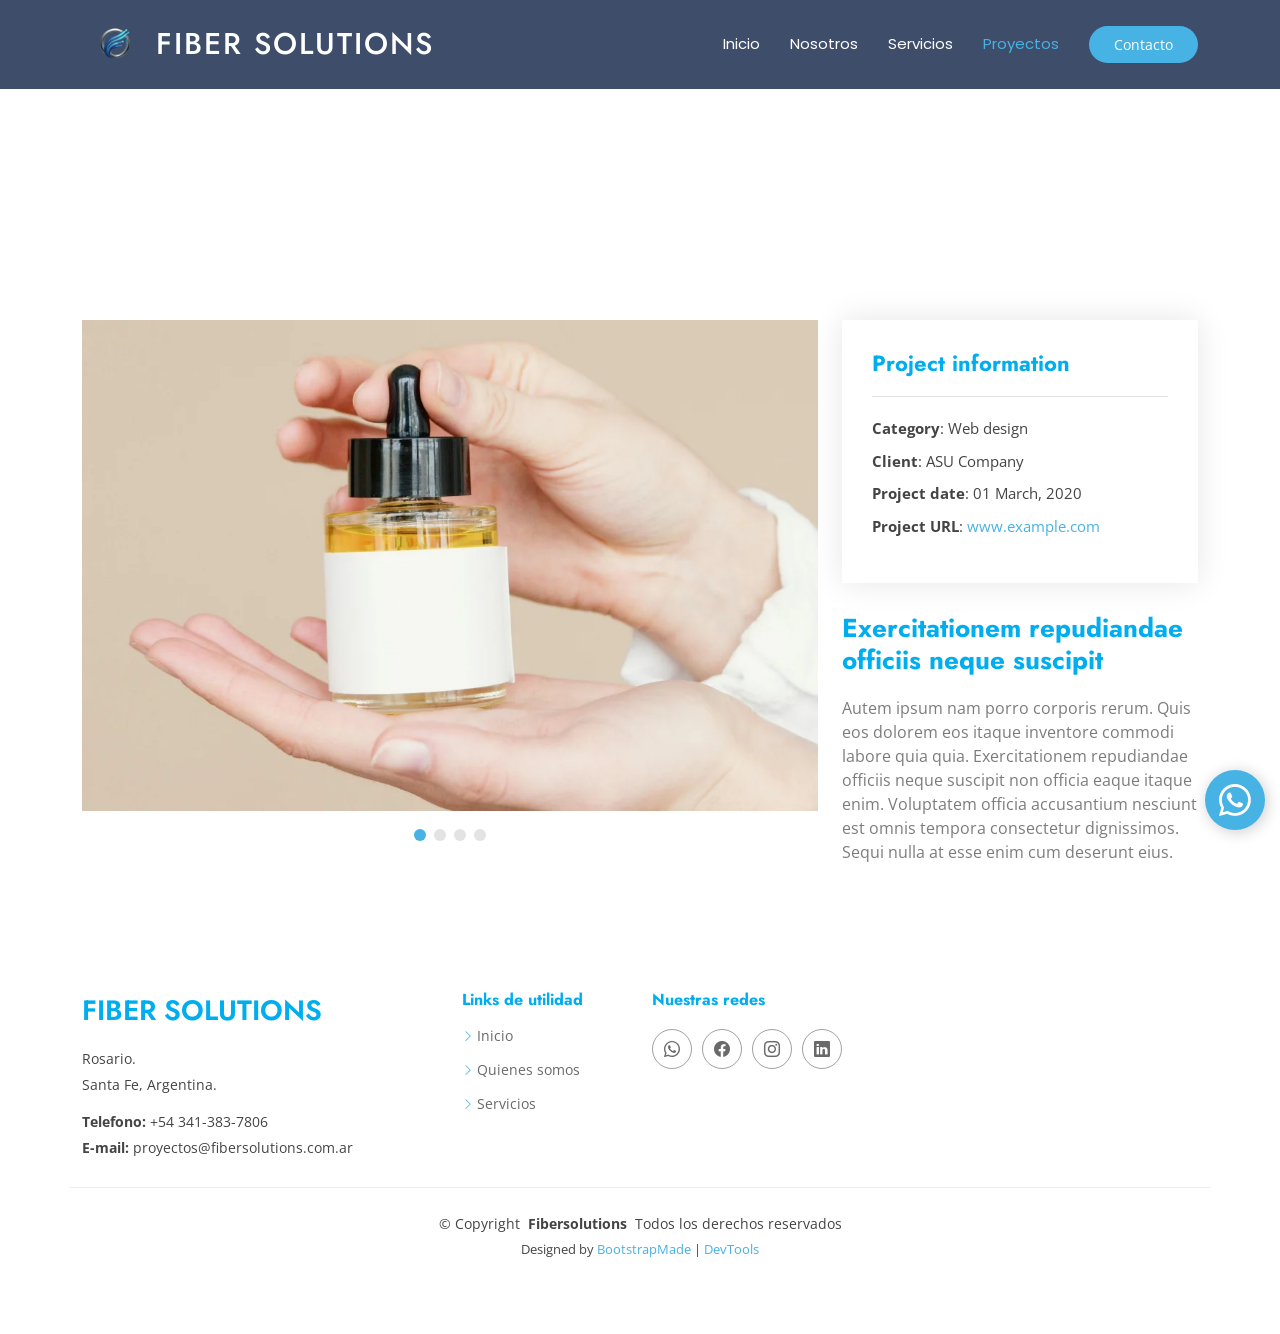
<file: Arsha/portfolio-details.html>
<!DOCTYPE html>
<html lang="en">

<head>
  <meta charset="utf-8">
  <meta content="width=device-width, initial-scale=1.0" name="viewport">
  <title>Index - Arsha Bootstrap Template</title>
  <meta name="description" content="">
  <meta name="keywords" content="">

  <!-- Favicons -->
  <link href="assets/img/favicon.ico" rel="icon">
  <link href="assets/img/apple-touch-icon.png" rel="apple-touch-icon">

  <!-- Fonts -->
  <link href="https://fonts.googleapis.com" rel="preconnect">
  <link href="https://fonts.gstatic.com" rel="preconnect" crossorigin>
  <link href="https://fonts.googleapis.com/css2?family=Open+Sans:ital,wght@0,300;0,400;0,500;0,600;0,700;0,800;1,300;1,400;1,500;1,600;1,700;1,800&family=Poppins:ital,wght@0,100;0,200;0,300;0,400;0,500;0,600;0,700;0,800;0,900;1,100;1,200;1,300;1,400;1,500;1,600;1,700;1,800;1,900&family=Jost:ital,wght@0,100;0,200;0,300;0,400;0,500;0,600;0,700;0,800;0,900;1,100;1,200;1,300;1,400;1,500;1,600;1,700;1,800;1,900&display=swap" rel="stylesheet">

  <!-- Vendor CSS Files -->
  <link href="assets/vendor/bootstrap/css/bootstrap.min.css" rel="stylesheet">
  <link href="assets/vendor/bootstrap-icons/bootstrap-icons.css" rel="stylesheet">
  <link href="assets/vendor/aos/aos.css" rel="stylesheet">
  <link href="assets/vendor/glightbox/css/glightbox.min.css" rel="stylesheet">
  <link href="assets/vendor/swiper/swiper-bundle.min.css" rel="stylesheet">

  <!-- Main CSS File -->
  <link href="assets/css/main.css" rel="stylesheet">

  <!-- =======================================================
  * Template Name: Arsha
  * Template URL: https://bootstrapmade.com/arsha-free-bootstrap-html-template-corporate/
  * Updated: Feb 22 2025 with Bootstrap v5.3.3
  * Author: BootstrapMade.com
  * License: https://bootstrapmade.com/license/
  ======================================================== -->
</head>

<body class="portfolio-details-page">

  <header id="header" class="header d-flex align-items-center fixed-top">
    <div class="container-fluid container-xl position-relative d-flex align-items-center">

      <a href="index.html" class="logo d-flex align-items-center me-auto">
        <!-- Uncomment the line below if you also wish to use an image logo -->
        <img src="assets/img/logo.png" alt=""> 
        <h1 class="sitename">Fiber Solutions</h1>
      </a>

      <nav id="navmenu" class="navmenu">
        <ul>
          <li><a href="index.html#hero">Inicio</a></li>
          <li><a href="index.html#about">Nosotros</a></li>
          <li><a href="index.html#services">Servicios</a></li>
          <li><a href="proyectos.html" class="active">Proyectos</a></li>
        </ul>
        <i class="mobile-nav-toggle d-xl-none bi bi-list"></i>
      </nav>

      <a class="btn-getstarted" href="index.html#contact">Contacto</a>

    </div>
  </header>

  <main class="main" style="margin-top: 120px;">


    <!-- Portfolio Details Section -->
    <section id="portfolio-details" class="portfolio-details section">

      <div class="container" data-aos="fade-up" data-aos-delay="100">

        <div class="row gy-4">

          <div class="col-lg-8">
            <div class="portfolio-details-slider swiper init-swiper">

              <script type="application/json" class="swiper-config">
                {
                  "loop": true,
                  "speed": 600,
                  "autoplay": {
                    "delay": 5000
                  },
                  "slidesPerView": "auto",
                  "pagination": {
                    "el": ".swiper-pagination",
                    "type": "bullets",
                    "clickable": true
                  }
                }
              </script>

              <div class="swiper-wrapper align-items-center">

                <div class="swiper-slide">
                  <img src="assets/img/portfolio/portfolio-1.webp" alt="">
                </div>

                <div class="swiper-slide">
                  <img src="assets/img/portfolio/portfolio-10.webp" alt="">
                </div>

                <div class="swiper-slide">
                  <img src="assets/img/portfolio/portfolio-7.webp" alt="">
                </div>

                <div class="swiper-slide">
                  <img src="assets/img/portfolio/portfolio-4.webp" alt="">
                </div>

              </div>
              <div class="swiper-pagination"></div>
            </div>
          </div>

          <div class="col-lg-4">
            <div class="portfolio-info" data-aos="fade-up" data-aos-delay="200">
              <h3>Project information</h3>
              <ul>
                <li><strong>Category</strong>: Web design</li>
                <li><strong>Client</strong>: ASU Company</li>
                <li><strong>Project date</strong>: 01 March, 2020</li>
                <li><strong>Project URL</strong>: <a href="#">www.example.com</a></li>
              </ul>
            </div>
            <div class="portfolio-description" data-aos="fade-up" data-aos-delay="300">
              <h2>Exercitationem repudiandae officiis neque suscipit</h2>
              <p>
                Autem ipsum nam porro corporis rerum. Quis eos dolorem eos itaque inventore commodi labore quia quia. Exercitationem repudiandae officiis neque suscipit non officia eaque itaque enim. Voluptatem officia accusantium nesciunt est omnis tempora consectetur dignissimos. Sequi nulla at esse enim cum deserunt eius.
              </p>
            </div>
          </div>

        </div>

      </div>

    </section><!-- /Portfolio Details Section -->

  </main>

  <footer id="footer" class="footer">

    <!-- <div class="footer-newsletter">
      <div class="container">
        <div class="row justify-content-center text-center">
          <div class="col-lg-6">
            <h4>Join Our Newsletter</h4>
            <p>Subscribe to our newsletter and receive the latest news about our products and services!</p>
            <form action="forms/newsletter.php" method="post" class="php-email-form">
              <div class="newsletter-form"><input type="email" name="email"><input type="submit" value="Subscribe"></div>
              <div class="loading">Loading</div>
              <div class="error-message"></div>
              <div class="sent-message">Your subscription request has been sent. Thank you!</div>
            </form>
          </div>
        </div>
      </div>
    </div> -->

    <div class="container footer-top">
      <div class="row gy-4">
        <div class="col-lg-4 col-md-6 footer-about">
          <a href="index.html" class="d-flex align-items-center">
            <span class="sitename">Fiber Solutions</span>
          </a>
          <div class="footer-contact pt-3">
            <p>Rosario.</p>
            <p>Santa Fe, Argentina.</p>
            <p class="mt-3"><strong>Telefono:</strong> <span>+54 341-383-7806</span></p>
            <p><strong>E-mail:</strong> <span>proyectos@fibersolutions.com.ar</span></p>
          </div>
        </div>

        <div class="col-lg-2 col-md-3 footer-links">
          <h4>Links de utilidad</h4>
          <ul>
            <li><i class="bi bi-chevron-right"></i> <a href="#hero">Inicio</a></li>
            <li><i class="bi bi-chevron-right"></i> <a href="#">Quienes somos</a></li>
            <li><i class="bi bi-chevron-right"></i> <a href="#">Servicios</a></li>
            <!-- <li><i class="bi bi-chevron-right"></i> <a href="#">Terms of service</a></li> -->
          </ul>
        </div>

        <!-- <div class="col-lg-2 col-md-3 footer-links">
          <h4>Our Services</h4>
          <ul>
            <li><i class="bi bi-chevron-right"></i> <a href="#">Web Design</a></li>
            <li><i class="bi bi-chevron-right"></i> <a href="#">Web Development</a></li>
            <li><i class="bi bi-chevron-right"></i> <a href="#">Product Management</a></li>
            <li><i class="bi bi-chevron-right"></i> <a href="#">Marketing</a></li>
          </ul>
        </div> -->

        <div class="col-lg-4 col-md-12">
          <h4>Nuestras redes</h4>
          <!-- <p>Siguenos</p> -->
          <div class="social-links d-flex">
            <a href="" target="_blank"><i class="bi bi-whatsapp"></i></a>
            <a href=""><i class="bi bi-facebook"></i></a>
            <a href=""><i class="bi bi-instagram"></i></a>
            <a href=""><i class="bi bi-linkedin"></i></a>
          </div>
        </div>

      </div>
    </div>

    <div class="container copyright text-center mt-4">
      <p>© <span>Copyright</span> <strong class="px-1 sitename">Fibersolutions</strong> <span>Todos los derechos reservados</span></p>
      <div class="credits">
        <!-- All the links in the footer should remain intact. -->
        <!-- You can delete the links only if you've purchased the pro version. -->
        <!-- Licensing information: https://bootstrapmade.com/license/ -->
        <!-- Purchase the pro version with working PHP/AJAX contact form: [buy-url] -->
        Designed by <a href="https://bootstrapmade.com/">BootstrapMade</a> | <a href="https://bootstrapmade.com/tools/">DevTools</a>
      </div>
    </div>

  </footer>

  <!-- Scroll Top -->
  <a href="#" id="scroll-top" class="scroll-top d-flex align-items-center justify-content-center"><i class="bi bi-arrow-up-short"></i></a>

  <!-- Preloader -->
  <div id="preloader"></div>

  <!-- Vendor JS Files -->
  <script src="assets/vendor/bootstrap/js/bootstrap.bundle.min.js"></script>
  <script src="assets/vendor/php-email-form/validate.js"></script>
  <script src="assets/vendor/aos/aos.js"></script>
  <script src="assets/vendor/glightbox/js/glightbox.min.js"></script>
  <script src="assets/vendor/swiper/swiper-bundle.min.js"></script>
  <script src="assets/vendor/waypoints/noframework.waypoints.js"></script>
  <script src="assets/vendor/imagesloaded/imagesloaded.pkgd.min.js"></script>
  <script src="assets/vendor/isotope-layout/isotope.pkgd.min.js"></script>

  <!-- Main JS File -->
  <script src="assets/js/main.js"></script>

  <a href="https://wa.me/5493413837806?text=Hola,%20vengo%20desde%20la%20página%20web%20y%20quisiera%20más%20información." class="whatsapp-float" target="_blank">
    <i class="bi bi-whatsapp"></i>
  </a>

</body>

</html>
</file>
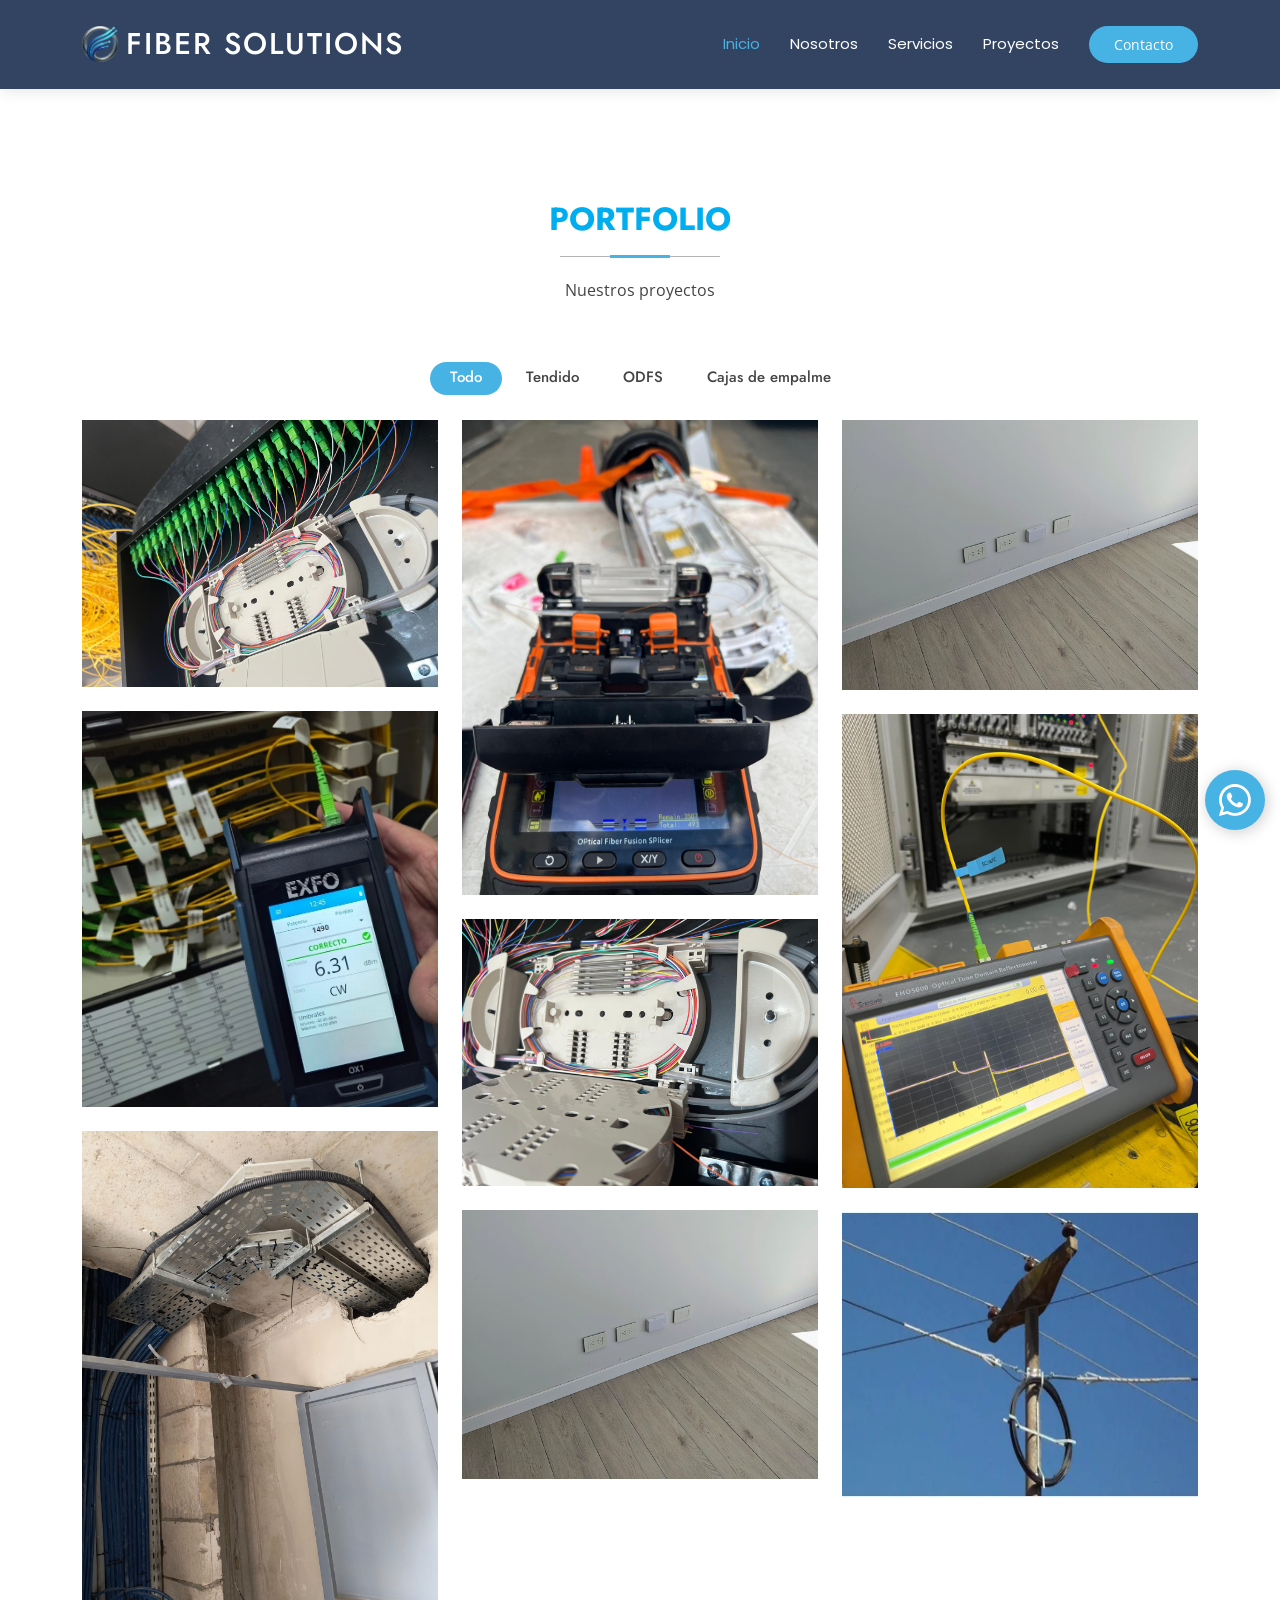
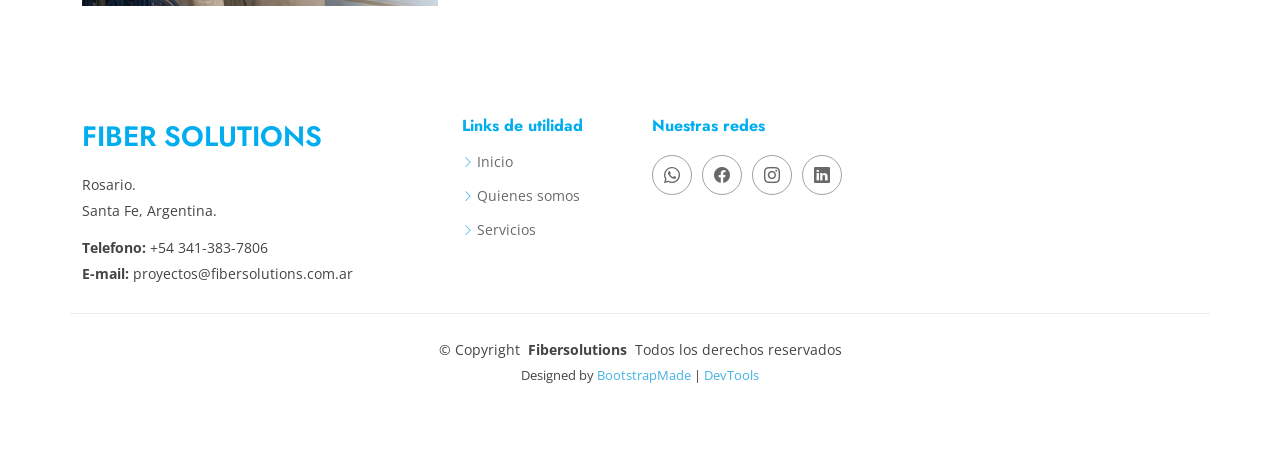
<file: Arsha/proyectos.html>
<!DOCTYPE html>
<html lang="en">

<head>
  <meta charset="utf-8">
  <meta content="width=device-width, initial-scale=1.0" name="viewport">
  <title>Index - Arsha Bootstrap Template</title>
  <meta name="description" content="">
  <meta name="keywords" content="">

  <!-- Favicons -->
  <link href="assets/img/favicon.ico" rel="icon">
  <link href="assets/img/apple-touch-icon.png" rel="apple-touch-icon">

  <!-- Fonts -->
  <link href="https://fonts.googleapis.com" rel="preconnect">
  <link href="https://fonts.gstatic.com" rel="preconnect" crossorigin>
  <link href="https://fonts.googleapis.com/css2?family=Open+Sans:ital,wght@0,300;0,400;0,500;0,600;0,700;0,800;1,300;1,400;1,500;1,600;1,700;1,800&family=Poppins:ital,wght@0,100;0,200;0,300;0,400;0,500;0,600;0,700;0,800;0,900;1,100;1,200;1,300;1,400;1,500;1,600;1,700;1,800;1,900&family=Jost:ital,wght@0,100;0,200;0,300;0,400;0,500;0,600;0,700;0,800;0,900;1,100;1,200;1,300;1,400;1,500;1,600;1,700;1,800;1,900&display=swap" rel="stylesheet">

  <!-- Vendor CSS Files -->
  <link href="assets/vendor/bootstrap/css/bootstrap.min.css" rel="stylesheet">
  <link href="assets/vendor/bootstrap-icons/bootstrap-icons.css" rel="stylesheet">
  <link href="assets/vendor/aos/aos.css" rel="stylesheet">
  <link href="assets/vendor/glightbox/css/glightbox.min.css" rel="stylesheet">
  <link href="assets/vendor/swiper/swiper-bundle.min.css" rel="stylesheet">

  <!-- Main CSS File -->
  <link href="assets/css/main.css" rel="stylesheet">

  <!-- =======================================================
  * Template Name: Arsha
  * Template URL: https://bootstrapmade.com/arsha-free-bootstrap-html-template-corporate/
  * Updated: Feb 22 2025 with Bootstrap v5.3.3
  * Author: BootstrapMade.com
  * License: https://bootstrapmade.com/license/
  ======================================================== -->
</head>

<body class="index-page">

  <header id="header" class="header d-flex align-items-center fixed-top">
    <div class="container-fluid container-xl position-relative d-flex align-items-center">

      <a href="index.html" class="logo d-flex align-items-center me-auto">
        <!-- Uncomment the line below if you also wish to use an image logo -->
        <img src="assets/img/fulllogo.png" alt=""> 
        <h1 class="sitename">Fiber Solutions</h1>
      </a>

      <nav id="navmenu" class="navmenu">
        <ul>
          <li><a href="index.html" class="active">Inicio</a></li>
          <li><a href="index.html#about">Nosotros</a></li>
          <li><a href="index.html#services">Servicios</a></li>
          <li><a href="proyectos.html">Proyectos</a></li>
          <!-- <li><a href="#team">Team</a></li>
          <li><a href="#pricing">Pricing</a></li>
          <li><a href="blog.html">Blog</a></li> -->
          <!-- <li class="dropdown"><a href="#"><span>Dropdown</span> <i class="bi bi-chevron-down toggle-dropdown"></i></a>
            <ul>
              <li><a href="#">Dropdown 1</a></li>
              <li class="dropdown"><a href="#"><span>Deep Dropdown</span> <i class="bi bi-chevron-down toggle-dropdown"></i></a>
                <ul>
                  <li><a href="#">Deep Dropdown 1</a></li>
                  <li><a href="#">Deep Dropdown 2</a></li>
                  <li><a href="#">Deep Dropdown 3</a></li>
                  <li><a href="#">Deep Dropdown 4</a></li>
                  <li><a href="#">Deep Dropdown 5</a></li>
                </ul>
              </li>
              <li><a href="#">Dropdown 2</a></li>
              <li><a href="#">Dropdown 3</a></li>
              <li><a href="#">Dropdown 4</a></li>
             </ul> 
          </li> -->
          <!-- <li><a href="#contact">Contacto</a></li> -->
        </ul>
        <i class="mobile-nav-toggle d-xl-none bi bi-list"></i>
      </nav>

      <a class="btn-getstarted" href="index.html#contact">Contacto</a>

    </div>
  </header>

  <main class="main">

    <section id="portfolio" class="portfolio section">

      
      <div class="container section-title" data-aos="fade-up">
        <h2>Portfolio</h2>
        <p>Nuestros proyectos</p>
      </div> 

      <div class="container">

        <div class="isotope-layout" data-default-filter="*" data-layout="masonry" data-sort="original-order">

          <ul class="portfolio-filters isotope-filters" data-aos="fade-up" data-aos-delay="100">
            <li data-filter="*" class="filter-active">Todo</li>
            <li data-filter=".filter-app">Tendido</li>
            <li data-filter=".filter-product">ODFS</li>
            <li data-filter=".filter-branding">Cajas de empalme</li>
          </ul> 

          <div class="row gy-4 isotope-container" data-aos="fade-up" data-aos-delay="200">

            <div class="col-lg-4 col-md-6 portfolio-item isotope-item filter-app">
              <img src="assets/img/ODF1.jpeg" class="img-fluid" alt="">
              <div class="portfolio-info">
                <h4>ODF interno</h4>
                <p>Peinado de fibra y empalmes.</p>
                <a href="assets/img/ODF2.jpeg" title="App 1" data-gallery="portfolio-gallery-app" class="glightbox preview-link"><i class="bi bi-zoom-in"></i></a>
                <a href="portfolio-details.html" title="More Details" class="details-link"><i class="bi bi-link-45deg"></i></a>
              </div>
            </div>

            <div class="col-lg-4 col-md-6 portfolio-item isotope-item filter-product">
              <img src="assets/img/BOTELLA.jpeg" class="img-fluid" alt="">
              <div class="portfolio-info">
                <h4>Caja de empalme</h4>
                <p>Lectura de asigación y fusiones.</p>
                <a href="assets/img/portfolio/portfolio-1.webp" title="Product 1" data-gallery="portfolio-gallery-product" class="glightbox preview-link"><i class="bi bi-zoom-in"></i></a>
                <a href="portfolio-details.html" title="More Details" class="details-link"><i class="bi bi-link-45deg"></i></a>
              </div>
            </div>

            <div class="col-lg-4 col-md-6 portfolio-item isotope-item filter-branding">
              <img src="assets/img/ROSETA.jpeg" class="img-fluid" alt="">
              <div class="portfolio-info">
                <h4>Roseta interna</h4>
                <p>Terminación en un proyecto residencial.</p>
                <a href="assets/img/portfolio/portfolio-3.webp" title="Branding 1" data-gallery="portfolio-gallery-branding" class="glightbox preview-link"><i class="bi bi-zoom-in"></i></a>
                <a href="portfolio-details.html" title="More Details" class="details-link"><i class="bi bi-link-45deg"></i></a>
              </div>
            </div>
            <div class="col-lg-4 col-md-6 portfolio-item isotope-item filter-app">
              <img src="assets/img/PONID.png" class="img-fluid" alt="">
              <div class="portfolio-info">
                <h4>Validacion de valores.</h4>
                <p>Mediciones de puerto y placa.</p>
                <a href="assets/img/portfolio/portfolio-4.webp" title="App 2" data-gallery="portfolio-gallery-app" class="glightbox preview-link"><i class="bi bi-zoom-in"></i></a>
                <a href="portfolio-details.html" title="More Details" class="details-link"><i class="bi bi-link-45deg"></i></a>
              </div>
            </div>

            <div class="col-lg-4 col-md-6 portfolio-item isotope-item filter-product">
              <img src="assets/img/ODF21.jpeg" class="img-fluid" alt="">
              <div class="portfolio-info">
                <h4>Mediciones con OTDR</h4>
                <p>Prevencion de atenuaciones, mejoras en la red</p>
                <a href="assets/img/portfolio/portfolio-portrait-2.webp" title="Product 2" data-gallery="portfolio-gallery-product" class="glightbox preview-link"><i class="bi bi-zoom-in"></i></a>
                <a href="portfolio-details.html" title="More Details" class="details-link"><i class="bi bi-link-45deg"></i></a>
              </div>
            </div>

            <div class="col-lg-4 col-md-6 portfolio-item isotope-item filter-branding">
              <img src="assets/img/ODF4.jpeg" class="img-fluid" alt="">
              <div class="portfolio-info">
                <h4>Empalmes de fibra</h4>
                <p>Peinado y fusion.</p>
                <a href="assets/img/portfolio/portfolio-portrait-3.webp" title="Branding 2" data-gallery="portfolio-gallery-branding" class="glightbox preview-link"><i class="bi bi-zoom-in"></i></a>
                <a href="portfolio-details.html" title="More Details" class="details-link"><i class="bi bi-link-45deg"></i></a>
              </div>
            </div>

            <div class="col-lg-4 col-md-6 portfolio-item isotope-item filter-app">
              <img src="assets/img/BANDEJA.jpeg" class="img-fluid" alt="">
              <div class="portfolio-info">
                <h4>Tendido en bandeja</h4>
                <p>Cableados internos</p>
                <a href="assets/img/portfolio/portfolio-7.webp" title="App 3" data-gallery="portfolio-gallery-app" class="glightbox preview-link"><i class="bi bi-zoom-in"></i></a>
                <a href="portfolio-details.html" title="More Details" class="details-link"><i class="bi bi-link-45deg"></i></a>
              </div>
            </div>

            <div class="col-lg-4 col-md-6 portfolio-item isotope-item filter-product">
              <img src="assets/img/ROSETA.jpeg" class="img-fluid" alt="">
              <div class="portfolio-info">
                <h4>Roseta interna</h4>
                <p>Terminacion en un complejo residencial.</p>
                <a href="assets/img/portfolio/portfolio-8.webp" title="Product 3" data-gallery="portfolio-gallery-product" class="glightbox preview-link"><i class="bi bi-zoom-in"></i></a>
                <a href="portfolio-details.html" title="More Details" class="details-link"><i class="bi bi-link-45deg"></i></a>
              </div>
            </div>

            <div class="col-lg-4 col-md-6 portfolio-item isotope-item filter-branding">
              <img src="assets/img/TENDIDO.png" class="img-fluid" alt="">
              <div class="portfolio-info">
                <h4>Branding 3</h4>
                <p>Lorem ipsum, dolor sit</p>
                <a href="assets/img/portfolio/portfolio-9.webp" title="Branding 2" data-gallery="portfolio-gallery-branding" class="glightbox preview-link"><i class="bi bi-zoom-in"></i></a>
                <a href="portfolio-details.html" title="More Details" class="details-link"><i class="bi bi-link-45deg"></i></a>
              </div>
            </div>

          </div>

        </div>

      </div>

    </section>
  </main>

  <footer id="footer" class="footer">

    <!-- <div class="footer-newsletter">
      <div class="container">
        <div class="row justify-content-center text-center">
          <div class="col-lg-6">
            <h4>Join Our Newsletter</h4>
            <p>Subscribe to our newsletter and receive the latest news about our products and services!</p>
            <form action="forms/newsletter.php" method="post" class="php-email-form">
              <div class="newsletter-form"><input type="email" name="email"><input type="submit" value="Subscribe"></div>
              <div class="loading">Loading</div>
              <div class="error-message"></div>
              <div class="sent-message">Your subscription request has been sent. Thank you!</div>
            </form>
          </div>
        </div>
      </div>
    </div> -->

    <div class="container footer-top">
      <div class="row gy-4">
        <div class="col-lg-4 col-md-6 footer-about">
          <a href="index.html" class="d-flex align-items-center">
            <span class="sitename">Fiber Solutions</span>
          </a>
          <div class="footer-contact pt-3">
            <p>Rosario.</p>
            <p>Santa Fe, Argentina.</p>
            <p class="mt-3"><strong>Telefono:</strong> <span>+54 341-383-7806</span></p>
            <p><strong>E-mail:</strong> <span>proyectos@fibersolutions.com.ar</span></p>
          </div>
        </div>

        <div class="col-lg-2 col-md-3 footer-links">
          <h4>Links de utilidad</h4>
          <ul>
            <li><i class="bi bi-chevron-right"></i> <a href="#hero">Inicio</a></li>
            <li><i class="bi bi-chevron-right"></i> <a href="#">Quienes somos</a></li>
            <li><i class="bi bi-chevron-right"></i> <a href="#">Servicios</a></li>
            <!-- <li><i class="bi bi-chevron-right"></i> <a href="#">Terms of service</a></li> -->
          </ul>
        </div>

        <!-- <div class="col-lg-2 col-md-3 footer-links">
          <h4>Our Services</h4>
          <ul>
            <li><i class="bi bi-chevron-right"></i> <a href="#">Web Design</a></li>
            <li><i class="bi bi-chevron-right"></i> <a href="#">Web Development</a></li>
            <li><i class="bi bi-chevron-right"></i> <a href="#">Product Management</a></li>
            <li><i class="bi bi-chevron-right"></i> <a href="#">Marketing</a></li>
          </ul>
        </div> -->

        <div class="col-lg-4 col-md-12">
          <h4>Nuestras redes</h4>
          <!-- <p>Siguenos</p> -->
          <div class="social-links d-flex">
            <a href="" target="_blank"><i class="bi bi-whatsapp"></i></a>
            <a href="" target="_blank"><i class="bi bi-facebook"></i></a>
            <a href="" target="_blank"><i class="bi bi-instagram"></i></a>
            <a href="" target="_blank"><i class="bi bi-linkedin"></i></a>
          </div>
        </div>

      </div>
    </div>

    <div class="container copyright text-center mt-4">
      <p>© <span>Copyright</span> <strong class="px-1 sitename">Fibersolutions</strong> <span>Todos los derechos reservados</span></p>
      <div class="credits">
        <!-- All the links in the footer should remain intact. -->
        <!-- You can delete the links only if you've purchased the pro version. -->
        <!-- Licensing information: https://bootstrapmade.com/license/ -->
        <!-- Purchase the pro version with working PHP/AJAX contact form: [buy-url] -->
        Designed by <a href="https://bootstrapmade.com/">BootstrapMade</a> | <a href="https://bootstrapmade.com/tools/">DevTools</a>
      </div>
    </div>

  </footer>

  <!-- Scroll Top -->
  <a href="#" id="scroll-top" class="scroll-top d-flex align-items-center justify-content-center"><i class="bi bi-arrow-up-short"></i></a>

  <!-- Preloader -->
  <div id="preloader"></div>

  <!-- Vendor JS Files -->
  <script src="assets/vendor/bootstrap/js/bootstrap.bundle.min.js"></script>
  <script src="assets/vendor/php-email-form/validate.js"></script>
  <script src="assets/vendor/aos/aos.js"></script>
  <script src="assets/vendor/glightbox/js/glightbox.min.js"></script>
  <script src="assets/vendor/swiper/swiper-bundle.min.js"></script>
  <script src="assets/vendor/waypoints/noframework.waypoints.js"></script>
  <script src="assets/vendor/imagesloaded/imagesloaded.pkgd.min.js"></script>
  <script src="assets/vendor/isotope-layout/isotope.pkgd.min.js"></script>

  <!-- Main JS File -->
  <script src="assets/js/main.js"></script>

  <a href="https://wa.me/5493413837806?text=Hola,%20vengo%20desde%20la%20página%20web%20y%20quisiera%20más%20información." class="whatsapp-float" target="_blank">
    <i class="bi bi-whatsapp"></i>
  </a>

</body>

</html>
</file>
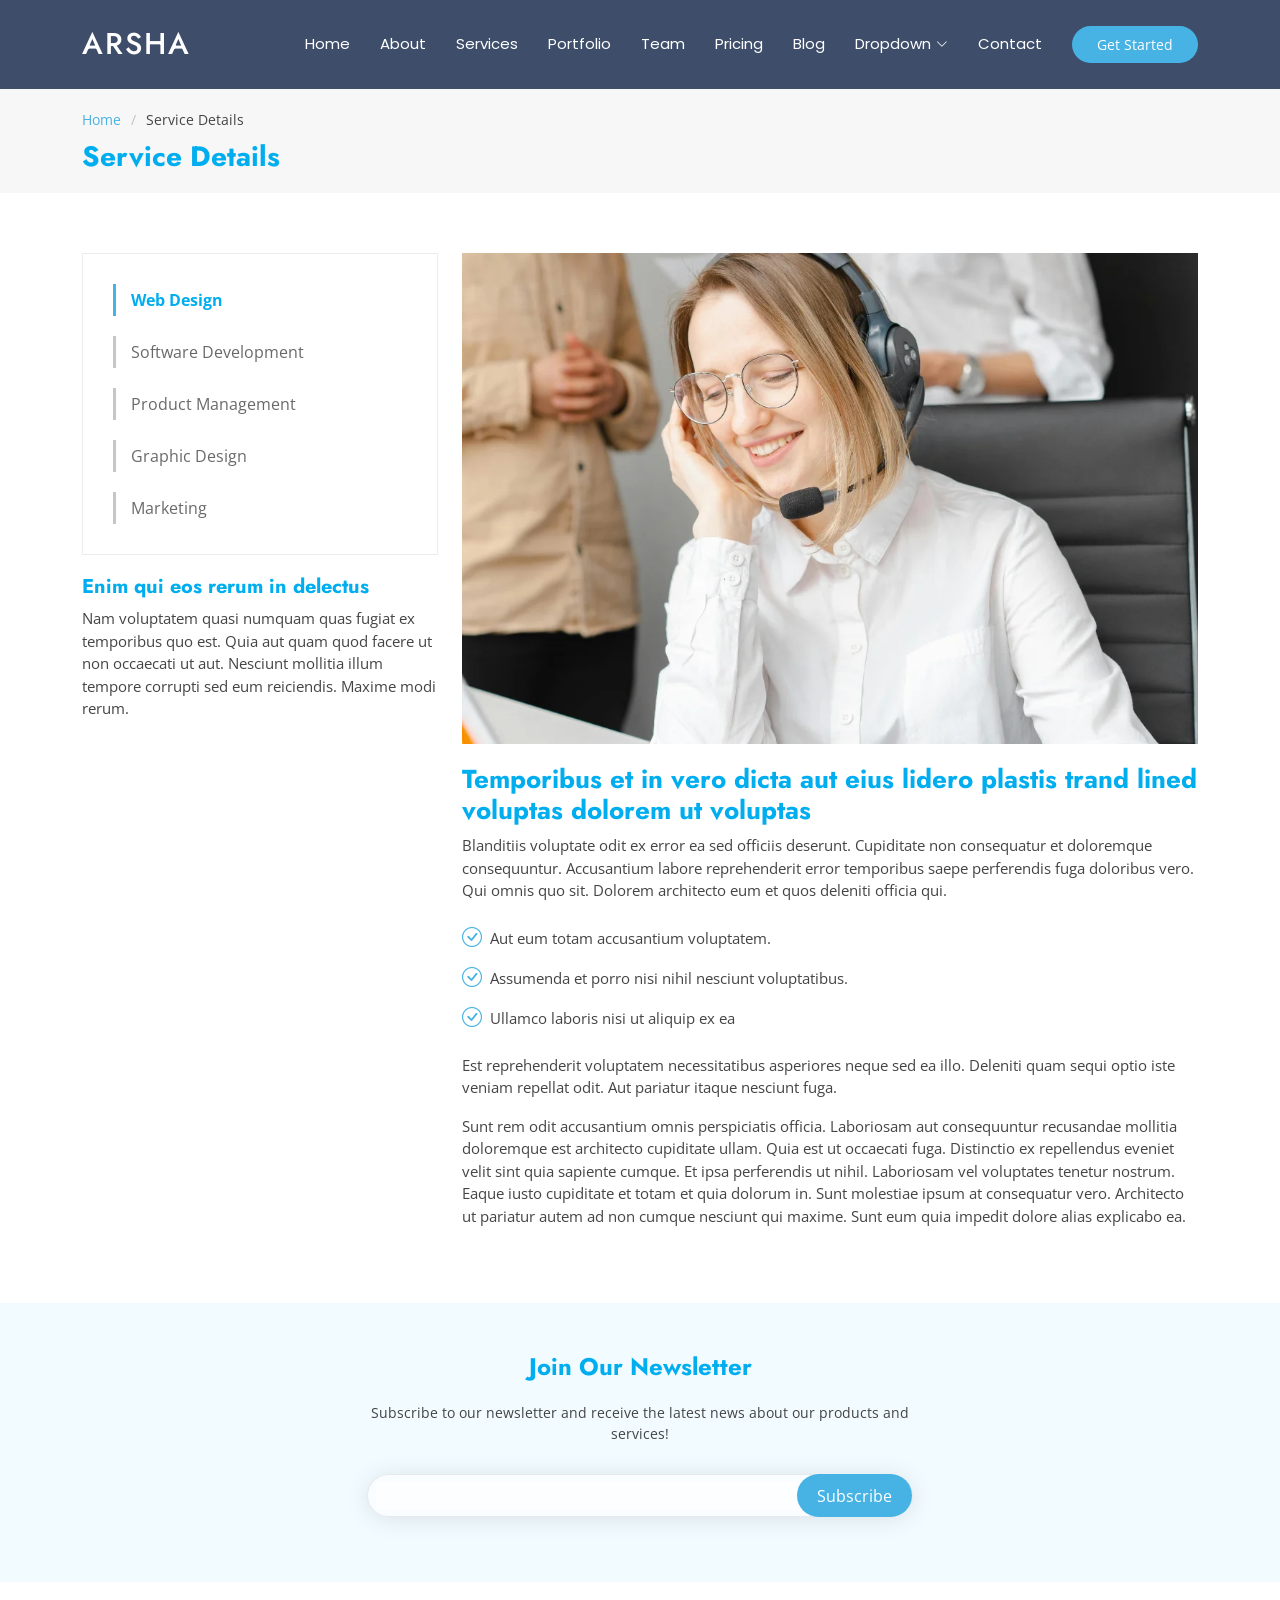
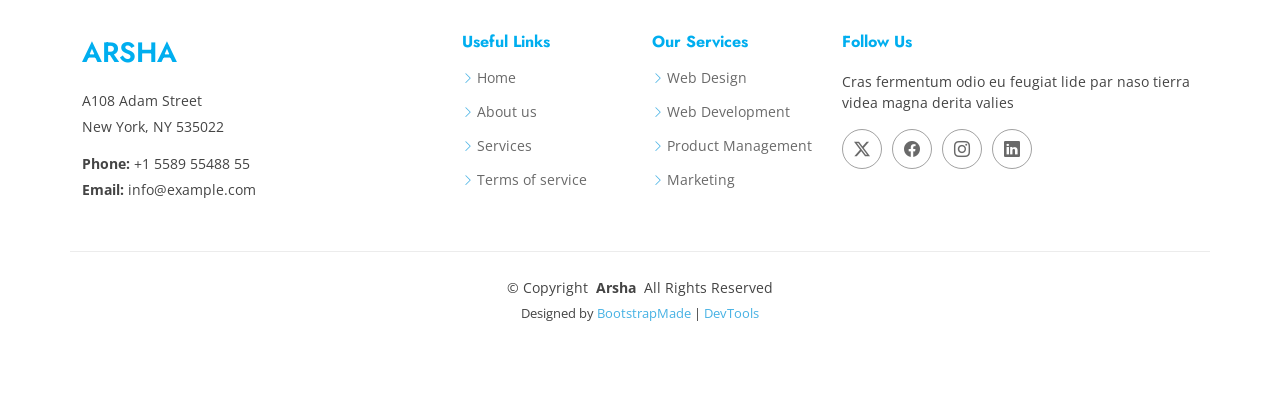
<file: Arsha/service-details.html>
<!DOCTYPE html>
<html lang="en">

<head>
  <meta charset="utf-8">
  <meta content="width=device-width, initial-scale=1.0" name="viewport">
  <title>Service Details - Arsha Bootstrap Template</title>
  <meta name="description" content="">
  <meta name="keywords" content="">

  <!-- Favicons -->
  <link href="assets/img/favicon.png" rel="icon">
  <link href="assets/img/apple-touch-icon.png" rel="apple-touch-icon">

  <!-- Fonts -->
  <link href="https://fonts.googleapis.com" rel="preconnect">
  <link href="https://fonts.gstatic.com" rel="preconnect" crossorigin>
  <link href="https://fonts.googleapis.com/css2?family=Open+Sans:ital,wght@0,300;0,400;0,500;0,600;0,700;0,800;1,300;1,400;1,500;1,600;1,700;1,800&family=Poppins:ital,wght@0,100;0,200;0,300;0,400;0,500;0,600;0,700;0,800;0,900;1,100;1,200;1,300;1,400;1,500;1,600;1,700;1,800;1,900&family=Jost:ital,wght@0,100;0,200;0,300;0,400;0,500;0,600;0,700;0,800;0,900;1,100;1,200;1,300;1,400;1,500;1,600;1,700;1,800;1,900&display=swap" rel="stylesheet">

  <!-- Vendor CSS Files -->
  <link href="assets/vendor/bootstrap/css/bootstrap.min.css" rel="stylesheet">
  <link href="assets/vendor/bootstrap-icons/bootstrap-icons.css" rel="stylesheet">
  <link href="assets/vendor/aos/aos.css" rel="stylesheet">
  <link href="assets/vendor/glightbox/css/glightbox.min.css" rel="stylesheet">
  <link href="assets/vendor/swiper/swiper-bundle.min.css" rel="stylesheet">

  <!-- Main CSS File -->
  <link href="assets/css/main.css" rel="stylesheet">

  <!-- =======================================================
  * Template Name: Arsha
  * Template URL: https://bootstrapmade.com/arsha-free-bootstrap-html-template-corporate/
  * Updated: Feb 22 2025 with Bootstrap v5.3.3
  * Author: BootstrapMade.com
  * License: https://bootstrapmade.com/license/
  ======================================================== -->
</head>

<body class="service-details-page">

  <header id="header" class="header d-flex align-items-center sticky-top">
    <div class="container-fluid container-xl position-relative d-flex align-items-center">

      <a href="index.html" class="logo d-flex align-items-center me-auto">
        <!-- Uncomment the line below if you also wish to use an image logo -->
        <!-- <img src="assets/img/logo.webp" alt=""> -->
        <h1 class="sitename">Arsha</h1>
      </a>

      <nav id="navmenu" class="navmenu">
        <ul>
          <li><a href="#hero">Home</a></li>
          <li><a href="#about">About</a></li>
          <li><a href="#services">Services</a></li>
          <li><a href="#portfolio">Portfolio</a></li>
          <li><a href="#team">Team</a></li>
          <li><a href="#pricing">Pricing</a></li>
          <li><a href="blog.html">Blog</a></li>
          <li class="dropdown"><a href="#"><span>Dropdown</span> <i class="bi bi-chevron-down toggle-dropdown"></i></a>
            <ul>
              <li><a href="#">Dropdown 1</a></li>
              <li class="dropdown"><a href="#"><span>Deep Dropdown</span> <i class="bi bi-chevron-down toggle-dropdown"></i></a>
                <ul>
                  <li><a href="#">Deep Dropdown 1</a></li>
                  <li><a href="#">Deep Dropdown 2</a></li>
                  <li><a href="#">Deep Dropdown 3</a></li>
                  <li><a href="#">Deep Dropdown 4</a></li>
                  <li><a href="#">Deep Dropdown 5</a></li>
                </ul>
              </li>
              <li><a href="#">Dropdown 2</a></li>
              <li><a href="#">Dropdown 3</a></li>
              <li><a href="#">Dropdown 4</a></li>
            </ul>
          </li>
          <li><a href="#contact">Contact</a></li>
        </ul>
        <i class="mobile-nav-toggle d-xl-none bi bi-list"></i>
      </nav>

      <a class="btn-getstarted" href="#about">Get Started</a>

    </div>
  </header>

  <main class="main">

    <!-- Page Title -->
    <div class="page-title" data-aos="fade">
      <div class="container">
        <nav class="breadcrumbs">
          <ol>
            <li><a href="index.html">Home</a></li>
            <li class="current">Service Details</li>
          </ol>
        </nav>
        <h1>Service Details</h1>
      </div>
    </div><!-- End Page Title -->

    <!-- Service Details Section -->
    <section id="service-details" class="service-details section">

      <div class="container">

        <div class="row gy-4">

          <div class="col-lg-4" data-aos="fade-up" data-aos-delay="100">
            <div class="services-list">
              <a href="#" class="active">Web Design</a>
              <a href="#">Software Development</a>
              <a href="#">Product Management</a>
              <a href="#">Graphic Design</a>
              <a href="#">Marketing</a>
            </div>

            <h4>Enim qui eos rerum in delectus</h4>
            <p>Nam voluptatem quasi numquam quas fugiat ex temporibus quo est. Quia aut quam quod facere ut non occaecati ut aut. Nesciunt mollitia illum tempore corrupti sed eum reiciendis. Maxime modi rerum.</p>
          </div>

          <div class="col-lg-8" data-aos="fade-up" data-aos-delay="200">
            <img src="assets/img/services/services-4.webp" alt="" class="img-fluid services-img">
            <h3>Temporibus et in vero dicta aut eius lidero plastis trand lined voluptas dolorem ut voluptas</h3>
            <p>
              Blanditiis voluptate odit ex error ea sed officiis deserunt. Cupiditate non consequatur et doloremque consequuntur. Accusantium labore reprehenderit error temporibus saepe perferendis fuga doloribus vero. Qui omnis quo sit. Dolorem architecto eum et quos deleniti officia qui.
            </p>
            <ul>
              <li><i class="bi bi-check-circle"></i> <span>Aut eum totam accusantium voluptatem.</span></li>
              <li><i class="bi bi-check-circle"></i> <span>Assumenda et porro nisi nihil nesciunt voluptatibus.</span></li>
              <li><i class="bi bi-check-circle"></i> <span>Ullamco laboris nisi ut aliquip ex ea</span></li>
            </ul>
            <p>
              Est reprehenderit voluptatem necessitatibus asperiores neque sed ea illo. Deleniti quam sequi optio iste veniam repellat odit. Aut pariatur itaque nesciunt fuga.
            </p>
            <p>
              Sunt rem odit accusantium omnis perspiciatis officia. Laboriosam aut consequuntur recusandae mollitia doloremque est architecto cupiditate ullam. Quia est ut occaecati fuga. Distinctio ex repellendus eveniet velit sint quia sapiente cumque. Et ipsa perferendis ut nihil. Laboriosam vel voluptates tenetur nostrum. Eaque iusto cupiditate et totam et quia dolorum in. Sunt molestiae ipsum at consequatur vero. Architecto ut pariatur autem ad non cumque nesciunt qui maxime. Sunt eum quia impedit dolore alias explicabo ea.
            </p>
          </div>

        </div>

      </div>

    </section><!-- /Service Details Section -->

  </main>

  <footer id="footer" class="footer">

    <div class="footer-newsletter">
      <div class="container">
        <div class="row justify-content-center text-center">
          <div class="col-lg-6">
            <h4>Join Our Newsletter</h4>
            <p>Subscribe to our newsletter and receive the latest news about our products and services!</p>
            <form action="forms/newsletter.php" method="post" class="php-email-form">
              <div class="newsletter-form"><input type="email" name="email"><input type="submit" value="Subscribe"></div>
              <div class="loading">Loading</div>
              <div class="error-message"></div>
              <div class="sent-message">Your subscription request has been sent. Thank you!</div>
            </form>
          </div>
        </div>
      </div>
    </div>

    <div class="container footer-top">
      <div class="row gy-4">
        <div class="col-lg-4 col-md-6 footer-about">
          <a href="index.html" class="d-flex align-items-center">
            <span class="sitename">Arsha</span>
          </a>
          <div class="footer-contact pt-3">
            <p>A108 Adam Street</p>
            <p>New York, NY 535022</p>
            <p class="mt-3"><strong>Phone:</strong> <span>+1 5589 55488 55</span></p>
            <p><strong>Email:</strong> <span>info@example.com</span></p>
          </div>
        </div>

        <div class="col-lg-2 col-md-3 footer-links">
          <h4>Useful Links</h4>
          <ul>
            <li><i class="bi bi-chevron-right"></i> <a href="#">Home</a></li>
            <li><i class="bi bi-chevron-right"></i> <a href="#">About us</a></li>
            <li><i class="bi bi-chevron-right"></i> <a href="#">Services</a></li>
            <li><i class="bi bi-chevron-right"></i> <a href="#">Terms of service</a></li>
          </ul>
        </div>

        <div class="col-lg-2 col-md-3 footer-links">
          <h4>Our Services</h4>
          <ul>
            <li><i class="bi bi-chevron-right"></i> <a href="#">Web Design</a></li>
            <li><i class="bi bi-chevron-right"></i> <a href="#">Web Development</a></li>
            <li><i class="bi bi-chevron-right"></i> <a href="#">Product Management</a></li>
            <li><i class="bi bi-chevron-right"></i> <a href="#">Marketing</a></li>
          </ul>
        </div>

        <div class="col-lg-4 col-md-12">
          <h4>Follow Us</h4>
          <p>Cras fermentum odio eu feugiat lide par naso tierra videa magna derita valies</p>
          <div class="social-links d-flex">
            <a href=""><i class="bi bi-twitter-x"></i></a>
            <a href=""><i class="bi bi-facebook"></i></a>
            <a href=""><i class="bi bi-instagram"></i></a>
            <a href=""><i class="bi bi-linkedin"></i></a>
          </div>
        </div>

      </div>
    </div>

    <div class="container copyright text-center mt-4">
      <p>© <span>Copyright</span> <strong class="px-1 sitename">Arsha</strong> <span>All Rights Reserved</span></p>
      <div class="credits">
        <!-- All the links in the footer should remain intact. -->
        <!-- You can delete the links only if you've purchased the pro version. -->
        <!-- Licensing information: https://bootstrapmade.com/license/ -->
        <!-- Purchase the pro version with working PHP/AJAX contact form: [buy-url] -->
        Designed by <a href="https://bootstrapmade.com/">BootstrapMade</a> | <a href="https://bootstrapmade.com/tools/">DevTools</a>
      </div>
    </div>

  </footer>

  <!-- Scroll Top -->
  <a href="#" id="scroll-top" class="scroll-top d-flex align-items-center justify-content-center"><i class="bi bi-arrow-up-short"></i></a>

  <!-- Preloader -->
  <div id="preloader"></div>

  <!-- Vendor JS Files -->
  <script src="assets/vendor/bootstrap/js/bootstrap.bundle.min.js"></script>
  <script src="assets/vendor/php-email-form/validate.js"></script>
  <script src="assets/vendor/aos/aos.js"></script>
  <script src="assets/vendor/glightbox/js/glightbox.min.js"></script>
  <script src="assets/vendor/swiper/swiper-bundle.min.js"></script>
  <script src="assets/vendor/waypoints/noframework.waypoints.js"></script>
  <script src="assets/vendor/imagesloaded/imagesloaded.pkgd.min.js"></script>
  <script src="assets/vendor/isotope-layout/isotope.pkgd.min.js"></script>

  <!-- Main JS File -->
  <script src="assets/js/main.js"></script>

</body>

</html>
</file>
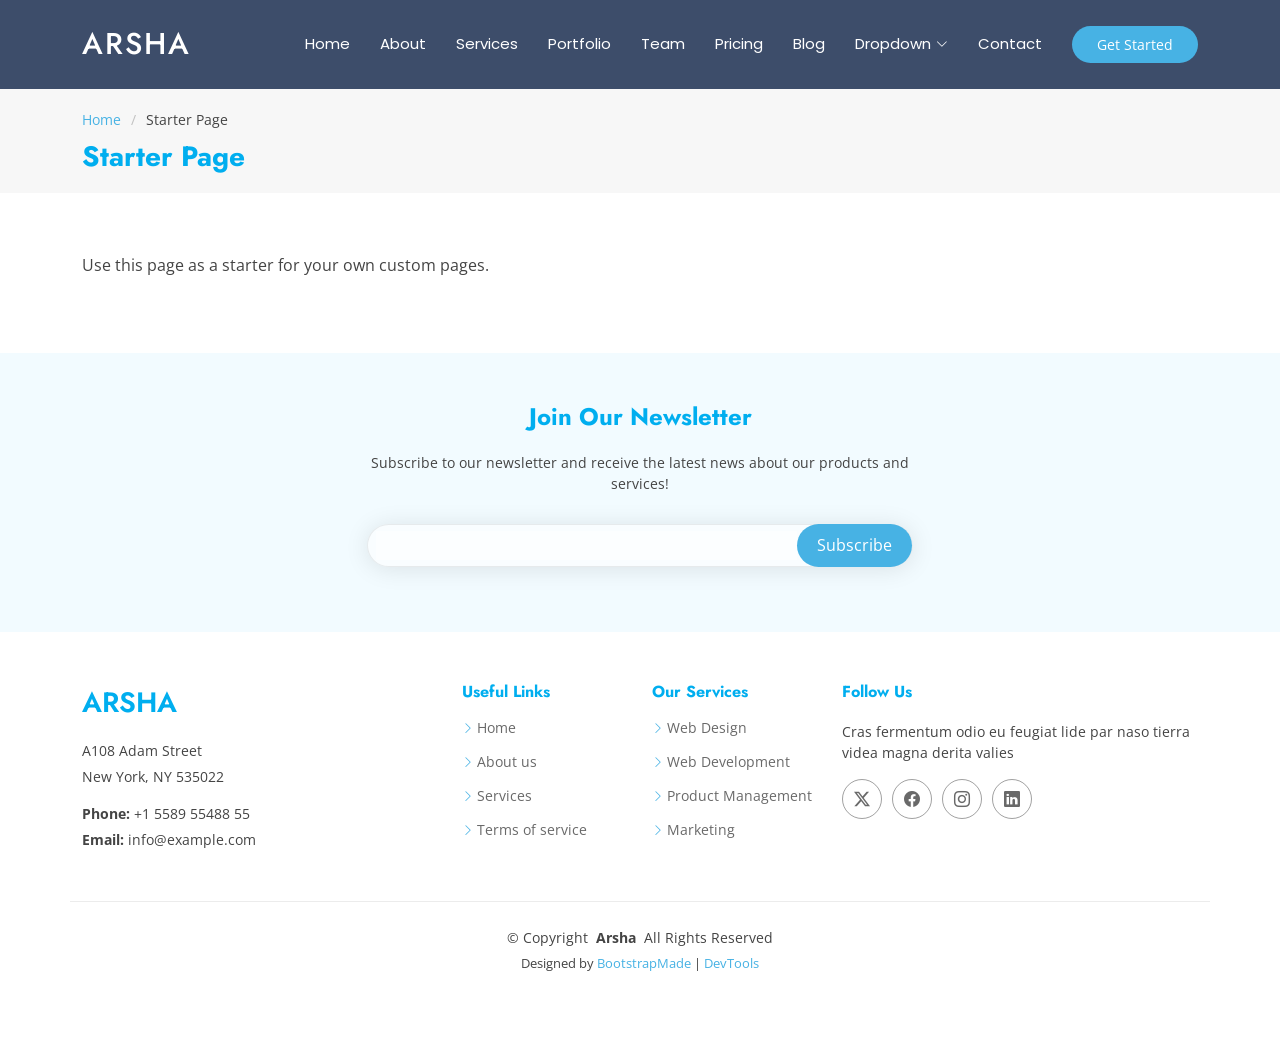
<file: Arsha/starter-page.html>
<!DOCTYPE html>
<html lang="en">

<head>
  <meta charset="utf-8">
  <meta content="width=device-width, initial-scale=1.0" name="viewport">
  <title>Starter Page - Arsha Bootstrap Template</title>
  <meta name="description" content="">
  <meta name="keywords" content="">

  <!-- Favicons -->
  <link href="assets/img/favicon.png" rel="icon">
  <link href="assets/img/apple-touch-icon.png" rel="apple-touch-icon">

  <!-- Fonts -->
  <link href="https://fonts.googleapis.com" rel="preconnect">
  <link href="https://fonts.gstatic.com" rel="preconnect" crossorigin>
  <link href="https://fonts.googleapis.com/css2?family=Open+Sans:ital,wght@0,300;0,400;0,500;0,600;0,700;0,800;1,300;1,400;1,500;1,600;1,700;1,800&family=Poppins:ital,wght@0,100;0,200;0,300;0,400;0,500;0,600;0,700;0,800;0,900;1,100;1,200;1,300;1,400;1,500;1,600;1,700;1,800;1,900&family=Jost:ital,wght@0,100;0,200;0,300;0,400;0,500;0,600;0,700;0,800;0,900;1,100;1,200;1,300;1,400;1,500;1,600;1,700;1,800;1,900&display=swap" rel="stylesheet">

  <!-- Vendor CSS Files -->
  <link href="assets/vendor/bootstrap/css/bootstrap.min.css" rel="stylesheet">
  <link href="assets/vendor/bootstrap-icons/bootstrap-icons.css" rel="stylesheet">
  <link href="assets/vendor/aos/aos.css" rel="stylesheet">
  <link href="assets/vendor/glightbox/css/glightbox.min.css" rel="stylesheet">
  <link href="assets/vendor/swiper/swiper-bundle.min.css" rel="stylesheet">

  <!-- Main CSS File -->
  <link href="assets/css/main.css" rel="stylesheet">

  <!-- =======================================================
  * Template Name: Arsha
  * Template URL: https://bootstrapmade.com/arsha-free-bootstrap-html-template-corporate/
  * Updated: Feb 22 2025 with Bootstrap v5.3.3
  * Author: BootstrapMade.com
  * License: https://bootstrapmade.com/license/
  ======================================================== -->
</head>

<body class="starter-page-page">

  <header id="header" class="header d-flex align-items-center sticky-top">
    <div class="container-fluid container-xl position-relative d-flex align-items-center">

      <a href="index.html" class="logo d-flex align-items-center me-auto">
        <!-- Uncomment the line below if you also wish to use an image logo -->
        <!-- <img src="assets/img/logo.webp" alt=""> -->
        <h1 class="sitename">Arsha</h1>
      </a>

      <nav id="navmenu" class="navmenu">
        <ul>
          <li><a href="#hero">Home</a></li>
          <li><a href="#about">About</a></li>
          <li><a href="#services">Services</a></li>
          <li><a href="#portfolio">Portfolio</a></li>
          <li><a href="#team">Team</a></li>
          <li><a href="#pricing">Pricing</a></li>
          <li><a href="blog.html">Blog</a></li>
          <li class="dropdown"><a href="#"><span>Dropdown</span> <i class="bi bi-chevron-down toggle-dropdown"></i></a>
            <ul>
              <li><a href="#">Dropdown 1</a></li>
              <li class="dropdown"><a href="#"><span>Deep Dropdown</span> <i class="bi bi-chevron-down toggle-dropdown"></i></a>
                <ul>
                  <li><a href="#">Deep Dropdown 1</a></li>
                  <li><a href="#">Deep Dropdown 2</a></li>
                  <li><a href="#">Deep Dropdown 3</a></li>
                  <li><a href="#">Deep Dropdown 4</a></li>
                  <li><a href="#">Deep Dropdown 5</a></li>
                </ul>
              </li>
              <li><a href="#">Dropdown 2</a></li>
              <li><a href="#">Dropdown 3</a></li>
              <li><a href="#">Dropdown 4</a></li>
            </ul>
          </li>
          <li><a href="#contact">Contact</a></li>
        </ul>
        <i class="mobile-nav-toggle d-xl-none bi bi-list"></i>
      </nav>

      <a class="btn-getstarted" href="#about">Get Started</a>

    </div>
  </header>

  <main class="main">

    <!-- Page Title -->
    <div class="page-title" data-aos="fade">
      <div class="container">
        <nav class="breadcrumbs">
          <ol>
            <li><a href="index.html">Home</a></li>
            <li class="current">Starter Page</li>
          </ol>
        </nav>
        <h1>Starter Page</h1>
      </div>
    </div><!-- End Page Title -->

    <!-- Starter Section Section -->
    <section id="starter-section" class="starter-section section">

      <div class="container" data-aos="fade-up">
        <p>Use this page as a starter for your own custom pages.</p>
      </div>

    </section><!-- /Starter Section Section -->

  </main>

  <footer id="footer" class="footer">

    <div class="footer-newsletter">
      <div class="container">
        <div class="row justify-content-center text-center">
          <div class="col-lg-6">
            <h4>Join Our Newsletter</h4>
            <p>Subscribe to our newsletter and receive the latest news about our products and services!</p>
            <form action="forms/newsletter.php" method="post" class="php-email-form">
              <div class="newsletter-form"><input type="email" name="email"><input type="submit" value="Subscribe"></div>
              <div class="loading">Loading</div>
              <div class="error-message"></div>
              <div class="sent-message">Your subscription request has been sent. Thank you!</div>
            </form>
          </div>
        </div>
      </div>
    </div>

    <div class="container footer-top">
      <div class="row gy-4">
        <div class="col-lg-4 col-md-6 footer-about">
          <a href="index.html" class="d-flex align-items-center">
            <span class="sitename">Arsha</span>
          </a>
          <div class="footer-contact pt-3">
            <p>A108 Adam Street</p>
            <p>New York, NY 535022</p>
            <p class="mt-3"><strong>Phone:</strong> <span>+1 5589 55488 55</span></p>
            <p><strong>Email:</strong> <span>info@example.com</span></p>
          </div>
        </div>

        <div class="col-lg-2 col-md-3 footer-links">
          <h4>Useful Links</h4>
          <ul>
            <li><i class="bi bi-chevron-right"></i> <a href="#">Home</a></li>
            <li><i class="bi bi-chevron-right"></i> <a href="#">About us</a></li>
            <li><i class="bi bi-chevron-right"></i> <a href="#">Services</a></li>
            <li><i class="bi bi-chevron-right"></i> <a href="#">Terms of service</a></li>
          </ul>
        </div>

        <div class="col-lg-2 col-md-3 footer-links">
          <h4>Our Services</h4>
          <ul>
            <li><i class="bi bi-chevron-right"></i> <a href="#">Web Design</a></li>
            <li><i class="bi bi-chevron-right"></i> <a href="#">Web Development</a></li>
            <li><i class="bi bi-chevron-right"></i> <a href="#">Product Management</a></li>
            <li><i class="bi bi-chevron-right"></i> <a href="#">Marketing</a></li>
          </ul>
        </div>

        <div class="col-lg-4 col-md-12">
          <h4>Follow Us</h4>
          <p>Cras fermentum odio eu feugiat lide par naso tierra videa magna derita valies</p>
          <div class="social-links d-flex">
            <a href=""><i class="bi bi-twitter-x"></i></a>
            <a href=""><i class="bi bi-facebook"></i></a>
            <a href=""><i class="bi bi-instagram"></i></a>
            <a href=""><i class="bi bi-linkedin"></i></a>
          </div>
        </div>

      </div>
    </div>

    <div class="container copyright text-center mt-4">
      <p>© <span>Copyright</span> <strong class="px-1 sitename">Arsha</strong> <span>All Rights Reserved</span></p>
      <div class="credits">
        <!-- All the links in the footer should remain intact. -->
        <!-- You can delete the links only if you've purchased the pro version. -->
        <!-- Licensing information: https://bootstrapmade.com/license/ -->
        <!-- Purchase the pro version with working PHP/AJAX contact form: [buy-url] -->
        Designed by <a href="https://bootstrapmade.com/">BootstrapMade</a> | <a href="https://bootstrapmade.com/tools/">DevTools</a>
      </div>
    </div>

  </footer>

  <!-- Scroll Top -->
  <a href="#" id="scroll-top" class="scroll-top d-flex align-items-center justify-content-center"><i class="bi bi-arrow-up-short"></i></a>

  <!-- Preloader -->
  <div id="preloader"></div>

  <!-- Vendor JS Files -->
  <script src="assets/vendor/bootstrap/js/bootstrap.bundle.min.js"></script>
  <script src="assets/vendor/php-email-form/validate.js"></script>
  <script src="assets/vendor/aos/aos.js"></script>
  <script src="assets/vendor/glightbox/js/glightbox.min.js"></script>
  <script src="assets/vendor/swiper/swiper-bundle.min.js"></script>
  <script src="assets/vendor/waypoints/noframework.waypoints.js"></script>
  <script src="assets/vendor/imagesloaded/imagesloaded.pkgd.min.js"></script>
  <script src="assets/vendor/isotope-layout/isotope.pkgd.min.js"></script>

  <!-- Main JS File -->
  <script src="assets/js/main.js"></script>

</body>

</html>
</file>
<file: Arsha/assets/css/main.css>
/**
* Template Name: Arsha
* Template URL: https://bootstrapmade.com/arsha-free-bootstrap-html-template-corporate/
* Updated: Feb 22 2025 with Bootstrap v5.3.3
* Author: BootstrapMade.com
* License: https://bootstrapmade.com/license/
*/

/*--------------------------------------------------------------
# Font & Color Variables
# Help: https://bootstrapmade.com/color-system/
--------------------------------------------------------------*/
/* Fonts */
:root {
  --default-font: "Open Sans",  system-ui, -apple-system, "Segoe UI", Roboto, "Helvetica Neue", Arial, "Noto Sans", "Liberation Sans", sans-serif, "Apple Color Emoji", "Segoe UI Emoji", "Segoe UI Symbol", "Noto Color Emoji";
  --heading-font: "Jost",  sans-serif;
  --nav-font: "Poppins",  sans-serif;
}

/* Global Colors - The following color variables are used throughout the website. Updating them here will change the color scheme of the entire website */
:root { 
  --background-color: #ffffff; /* Background color for the entire website, including individual sections */
  --default-color: #444444; /* Default color used for the majority of the text content across the entire website */
  --heading-color: #00AEEF; /* Color for headings, subheadings and title throughout the website */
  --accent-color: #47b2e4; /* Accent color that represents your brand on the website. It's used for buttons, links, and other elements that need to stand out */
  --surface-color: #ffffff; /* The surface color is used as a background of boxed elements within sections, such as cards, icon boxes, or other elements that require a visual separation from the global background. */
  --contrast-color: #ffffff; /* Contrast color for text, ensuring readability against backgrounds of accent, heading, or default colors. */
}

/* Nav Menu Colors - The following color variables are used specifically for the navigation menu. They are separate from the global colors to allow for more customization options */
:root {
  --nav-color: #ffffff;  /* The default color of the main navmenu links */
  --nav-hover-color: #47b2e4; /* Applied to main navmenu links when they are hovered over or active */
  --nav-mobile-background-color: #ffffff; /* Used as the background color for mobile navigation menu */
  --nav-dropdown-background-color: #ffffff; /* Used as the background color for dropdown items that appear when hovering over primary navigation items */
  --nav-dropdown-color: #444444; /* Used for navigation links of the dropdown items in the navigation menu. */
  --nav-dropdown-hover-color: #47b2e4; /* Similar to --nav-hover-color, this color is applied to dropdown navigation links when they are hovered over. */
}

/* Color Presets - These classes override global colors when applied to any section or element, providing reuse of the sam color scheme. */

.light-background {
  --background-color: #f5f6f8;
  --surface-color: #ffffff;
}

.dark-background {
  --background-color: #587dbd;
  --default-color: #ffffff;
  --heading-color: #ffffff;
  --surface-color: #4668a2;
  --contrast-color: #ffffff;
}

/* Smooth scroll */
:root {
  scroll-behavior: smooth;
}

/*--------------------------------------------------------------
# General Styling & Shared Classes
--------------------------------------------------------------*/
body {
  color: var(--default-color);
  background-color: var(--background-color);
  font-family: var(--default-font);
}

a {
  color: var(--accent-color);
  text-decoration: none;
  transition: 0.3s;
}

a:hover {
  color: color-mix(in srgb, var(--accent-color), transparent 25%);
  text-decoration: none;
}

h1,
h2,
h3,
h4,
h5,
h6 {
  color: var(--heading-color);
  font-family: var(--heading-font);
}

/* PHP Email Form Messages
------------------------------*/
.php-email-form .error-message {
  display: none;
  background: #df1529;
  color: #ffffff;
  text-align: left;
  padding: 15px;
  margin-bottom: 24px;
  font-weight: 600;
}

.php-email-form .sent-message {
  display: none;
  color: #ffffff;
  background: #059652;
  text-align: center;
  padding: 15px;
  margin-bottom: 24px;
  font-weight: 600;
}

.php-email-form .loading {
  display: none;
  background: var(--surface-color);
  text-align: center;
  padding: 15px;
  margin-bottom: 24px;
}

.php-email-form .loading:before {
  content: "";
  display: inline-block;
  border-radius: 50%;
  width: 24px;
  height: 24px;
  margin: 0 10px -6px 0;
  border: 3px solid var(--accent-color);
  border-top-color: var(--surface-color);
  animation: php-email-form-loading 1s linear infinite;
}

@keyframes php-email-form-loading {
  0% {
    transform: rotate(0deg);
  }

  100% {
    transform: rotate(360deg);
  }
}

/*--------------------------------------------------------------
# Global Header
--------------------------------------------------------------*/
.header {
  --background-color: #3d4d6a;
  --heading-color: #ffffff;
  color: var(--default-color);
  background-color: var(--background-color);
  padding: 15px 0;
  transition: all 0.5s;
  z-index: 997;
}

.header .logo {
  line-height: 1;
}

.header .logo img {
  max-height: 36px;
  margin-right: 8px;
}

.header .logo h1 {
  font-size: 30px;
  margin: 0;
  font-weight: 500;
  color: var(--heading-color);
  letter-spacing: 2px;
  text-transform: uppercase;
}

.header .btn-getstarted,
.header .btn-getstarted:focus {
  color: var(--contrast-color);
  background: var(--accent-color);
  font-size: 14px;
  padding: 8px 25px;
  margin: 0 0 0 30px;
  border-radius: 50px;
  transition: 0.3s;
}

.header .btn-getstarted:hover,
.header .btn-getstarted:focus:hover {
  color: var(--contrast-color);
  background: color-mix(in srgb, var(--accent-color), transparent 15%);
}

@media (max-width: 1200px) {
  .header .logo {
    order: 1;
  }

  .header .btn-getstarted {
    order: 2;
    margin: 0 15px 0 0;
    padding: 6px 15px;
  }

  .header .navmenu {
    order: 3;
  }
}

/* Index Page Header
------------------------------*/
.index-page .header {
  --background-color: rgba(255, 255, 255, 0);
  --heading-color: #ffffff;
  --nav-color: #ffffff;
}

/* Index Page Header on Scroll
------------------------------*/
.index-page.scrolled .header {
  --background-color: rgba(40, 58, 90, 0.9);
}

/*--------------------------------------------------------------
# Navigation Menu
--------------------------------------------------------------*/
/* Desktop Navigation */
@media (min-width: 1200px) {
  .navmenu {
    padding: 0;
  }

  .navmenu ul {
    margin: 0;
    padding: 0;
    display: flex;
    list-style: none;
    align-items: center;
  }

  .navmenu li {
    position: relative;
  }

  .navmenu a,
  .navmenu a:focus {
    color: var(--nav-color);
    padding: 18px 15px;
    font-size: 15px;
    font-family: var(--nav-font);
    font-weight: 400;
    display: flex;
    align-items: center;
    justify-content: space-between;
    white-space: nowrap;
    transition: 0.3s;
  }

  .navmenu a i,
  .navmenu a:focus i {
    font-size: 12px;
    line-height: 0;
    margin-left: 5px;
    transition: 0.3s;
  }

  .navmenu li:last-child a {
    padding-right: 0;
  }

  .navmenu li:hover>a,
  .navmenu .active,
  .navmenu .active:focus {
    color: var(--nav-hover-color);
  }

  .navmenu .dropdown ul {
    margin: 0;
    padding: 10px 0;
    background: var(--nav-dropdown-background-color);
    display: block;
    position: absolute;
    visibility: hidden;
    left: 14px;
    top: 130%;
    opacity: 0;
    transition: 0.3s;
    border-radius: 4px;
    z-index: 99;
    box-shadow: 0px 0px 30px rgba(0, 0, 0, 0.1);
  }

  .navmenu .dropdown ul li {
    min-width: 200px;
  }

  .navmenu .dropdown ul a {
    padding: 10px 20px;
    font-size: 15px;
    text-transform: none;
    color: var(--nav-dropdown-color);
  }

  .navmenu .dropdown ul a i {
    font-size: 12px;
  }

  .navmenu .dropdown ul a:hover,
  .navmenu .dropdown ul .active:hover,
  .navmenu .dropdown ul li:hover>a {
    color: var(--nav-dropdown-hover-color);
  }

  .navmenu .dropdown:hover>ul {
    opacity: 1;
    top: 100%;
    visibility: visible;
  }

  .navmenu .dropdown .dropdown ul {
    top: 0;
    left: -90%;
    visibility: hidden;
  }

  .navmenu .dropdown .dropdown:hover>ul {
    opacity: 1;
    top: 0;
    left: -100%;
    visibility: visible;
  }

  .navmenu .megamenu {
    position: static;
  }

  .navmenu .megamenu ul {
    margin: 0;
    padding: 10px;
    background: var(--nav-dropdown-background-color);
    box-shadow: 0px 0px 20px rgba(0, 0, 0, 0.1);
    position: absolute;
    top: 130%;
    left: 0;
    right: 0;
    visibility: hidden;
    opacity: 0;
    display: flex;
    transition: 0.3s;
    border-radius: 4px;
    z-index: 99;
  }

  .navmenu .megamenu ul li {
    flex: 1;
  }

  .navmenu .megamenu ul li a,
  .navmenu .megamenu ul li:hover>a {
    padding: 10px 20px;
    font-size: 15px;
    color: var(--nav-dropdown-color);
  }

  .navmenu .megamenu ul li a:hover,
  .navmenu .megamenu ul li .active,
  .navmenu .megamenu ul li .active:hover {
    color: var(--nav-dropdown-hover-color);
  }

  .navmenu .megamenu:hover>ul {
    opacity: 1;
    top: 100%;
    visibility: visible;
  }

  .navmenu .dd-box-shadow {
    box-shadow: 0px 0px 30px rgba(0, 0, 0, 0.1);
  }
}

/* Mobile Navigation */
@media (max-width: 1199px) {
  .mobile-nav-toggle {
    color: var(--nav-color);
    font-size: 28px;
    line-height: 0;
    margin-right: 10px;
    cursor: pointer;
    transition: color 0.3s;
  }

  .navmenu {
    padding: 0;
    z-index: 9997;
  }

  .navmenu ul {
    display: none;
    list-style: none;
    position: absolute;
    inset: 60px 20px 20px 20px;
    padding: 10px 0;
    margin: 0;
    border-radius: 6px;
    background-color: var(--nav-mobile-background-color);
    overflow-y: auto;
    transition: 0.3s;
    z-index: 9998;
    box-shadow: 0px 0px 30px rgba(0, 0, 0, 0.1);
  }

  .navmenu a,
  .navmenu a:focus {
    color: var(--nav-dropdown-color);
    padding: 10px 20px;
    font-family: var(--nav-font);
    font-size: 17px;
    font-weight: 500;
    display: flex;
    align-items: center;
    justify-content: space-between;
    white-space: nowrap;
    transition: 0.3s;
  }

  .navmenu a i,
  .navmenu a:focus i {
    font-size: 12px;
    line-height: 0;
    margin-left: 5px;
    width: 30px;
    height: 30px;
    display: flex;
    align-items: center;
    justify-content: center;
    border-radius: 50%;
    transition: 0.3s;
    background-color: color-mix(in srgb, var(--accent-color), transparent 90%);
  }

  .navmenu a i:hover,
  .navmenu a:focus i:hover {
    background-color: var(--accent-color);
    color: var(--contrast-color);
  }

  .navmenu a:hover,
  .navmenu .active,
  .navmenu .active:focus {
    color: var(--nav-dropdown-hover-color);
  }

  .navmenu .active i,
  .navmenu .active:focus i {
    background-color: var(--accent-color);
    color: var(--contrast-color);
    transform: rotate(180deg);
  }

  .navmenu .dropdown ul {
    position: static;
    display: none;
    z-index: 99;
    padding: 10px 0;
    margin: 10px 20px;
    background-color: var(--nav-dropdown-background-color);
    border: 1px solid color-mix(in srgb, var(--default-color), transparent 90%);
    box-shadow: none;
    transition: all 0.5s ease-in-out;
  }

  .navmenu .dropdown ul ul {
    background-color: rgba(33, 37, 41, 0.1);
  }

  .navmenu .dropdown>.dropdown-active {
    display: block;
    background-color: rgba(33, 37, 41, 0.03);
  }

  .mobile-nav-active {
    overflow: hidden;
  }

  .mobile-nav-active .mobile-nav-toggle {
    color: #fff;
    position: absolute;
    font-size: 32px;
    top: 15px;
    right: 15px;
    margin-right: 0;
    z-index: 9999;
  }

  .mobile-nav-active .navmenu {
    position: fixed;
    overflow: hidden;
    inset: 0;
    background: rgba(33, 37, 41, 0.8);
    transition: 0.3s;
  }

  .mobile-nav-active .navmenu>ul {
    display: block;
  }
}

/*--------------------------------------------------------------
# Global Footer
--------------------------------------------------------------*/
.footer {
  color: var(--default-color);
  background-color: var(--background-color);
  font-size: 14px;
  padding-bottom: 50px;
  position: relative;
}

.footer .footer-newsletter {
  background-color: color-mix(in srgb, var(--heading-color), transparent 95%);
  padding: 50px 0;
}

.footer .footer-newsletter h4 {
  font-size: 24px;
}

.footer .footer-newsletter .newsletter-form {
  margin-top: 30px;
  margin-bottom: 15px;
  padding: 6px 8px;
  position: relative;
  background-color: color-mix(in srgb, var(--background-color), transparent 50%);
  border: 1px solid color-mix(in srgb, var(--default-color), transparent 90%);
  box-shadow: 0px 2px 25px rgba(0, 0, 0, 0.1);
  display: flex;
  transition: 0.3s;
  border-radius: 50px;
}

.footer .footer-newsletter .newsletter-form:focus-within {
  border-color: var(--accent-color);
}

.footer .footer-newsletter .newsletter-form input[type=email] {
  border: 0;
  padding: 4px;
  width: 100%;
  background-color: color-mix(in srgb, var(--background-color), transparent 50%);
  color: var(--default-color);
}

.footer .footer-newsletter .newsletter-form input[type=email]:focus-visible {
  outline: none;
}

.footer .footer-newsletter .newsletter-form input[type=submit] {
  border: 0;
  font-size: 16px;
  padding: 0 20px;
  margin: -7px -8px -7px 0;
  background: var(--accent-color);
  color: var(--contrast-color);
  transition: 0.3s;
  border-radius: 50px;
}

.footer .footer-newsletter .newsletter-form input[type=submit]:hover {
  background: color-mix(in srgb, var(--accent-color), transparent 20%);
}

.footer .footer-top {
  padding-top: 50px;
}

.footer .social-links a {
  display: flex;
  align-items: center;
  justify-content: center;
  width: 40px;
  height: 40px;
  border-radius: 50%;
  border: 1px solid color-mix(in srgb, var(--default-color), transparent 50%);
  font-size: 16px;
  color: color-mix(in srgb, var(--default-color), transparent 20%);
  margin-right: 10px;
  transition: 0.3s;
}

.footer .social-links a:hover {
  color: var(--accent-color);
  border-color: var(--accent-color);
}

.footer h4 {
  font-size: 16px;
  font-weight: bold;
  position: relative;
  padding-bottom: 12px;
}

.footer .footer-links {
  margin-bottom: 30px;
}

.footer .footer-links ul {
  list-style: none;
  padding: 0;
  margin: 0;
}

.footer .footer-links ul i {
  margin-right: 3px;
  font-size: 12px;
  line-height: 0;
  color: var(--accent-color);
}

.footer .footer-links ul li {
  padding: 10px 0;
  display: flex;
  align-items: center;
}

.footer .footer-links ul li:first-child {
  padding-top: 0;
}

.footer .footer-links ul a {
  display: inline-block;
  color: color-mix(in srgb, var(--default-color), transparent 20%);
  line-height: 1;
}

.footer .footer-links ul a:hover {
  color: var(--accent-color);
}

.footer .footer-about a {
  color: var(--heading-color);
  font-size: 28px;
  font-weight: 600;
  text-transform: uppercase;
  font-family: var(--heading-font);
}

.footer .footer-contact p {
  margin-bottom: 5px;
}

.footer .copyright {
  padding-top: 25px;
  padding-bottom: 25px;
  border-top: 1px solid color-mix(in srgb, var(--default-color), transparent 90%);
}

.footer .copyright p {
  margin-bottom: 0;
}

.footer .credits {
  margin-top: 6px;
  font-size: 13px;
}

/*--------------------------------------------------------------
# Preloader
--------------------------------------------------------------*/
#preloader {
  position: fixed;
  inset: 0;
  z-index: 999999;
  overflow: hidden;
  background: var(--background-color);
  transition: all 0.6s ease-out;
}

#preloader:before {
  content: "";
  position: fixed;
  top: calc(50% - 30px);
  left: calc(50% - 30px);
  border: 6px solid #ffffff;
  border-color: var(--accent-color) transparent var(--accent-color) transparent;
  border-radius: 50%;
  width: 60px;
  height: 60px;
  animation: animate-preloader 1.5s linear infinite;
}

@keyframes animate-preloader {
  0% {
    transform: rotate(0deg);
  }

  100% {
    transform: rotate(360deg);
  }
}

/*--------------------------------------------------------------
# Scroll Top Button
--------------------------------------------------------------*/
.scroll-top {
  position: fixed;
  visibility: hidden;
  opacity: 0;
  right: 15px;
  bottom: -15px;
  z-index: 99999;
  background-color: var(--accent-color);
  width: 44px;
  height: 44px;
  border-radius: 50px;
  transition: all 0.4s;
}

.scroll-top i {
  font-size: 24px;
  color: var(--contrast-color);
  line-height: 0;
}

.scroll-top:hover {
  background-color: color-mix(in srgb, var(--accent-color), transparent 20%);
  color: var(--contrast-color);
}

.scroll-top.active {
  visibility: visible;
  opacity: 1;
  bottom: 15px;
}

/*--------------------------------------------------------------
# Disable aos animation delay on mobile devices
--------------------------------------------------------------*/
@media screen and (max-width: 768px) {
  [data-aos-delay] {
    transition-delay: 0 !important;
  }
}

/*--------------------------------------------------------------
# Global Page Titles & Breadcrumbs
--------------------------------------------------------------*/
.page-title {
  --background-color: color-mix(in srgb, var(--default-color), transparent 96%);
  color: var(--default-color);
  background-color: var(--background-color);
  padding: 20px 0;
  position: relative;
}

.page-title h1 {
  font-size: 28px;
  font-weight: 700;
  margin: 0;
}

.page-title .breadcrumbs ol {
  display: flex;
  flex-wrap: wrap;
  list-style: none;
  padding: 0 0 10px 0;
  margin: 0;
  font-size: 14px;
}

.page-title .breadcrumbs ol li+li {
  padding-left: 10px;
}

.page-title .breadcrumbs ol li+li::before {
  content: "/";
  display: inline-block;
  padding-right: 10px;
  color: color-mix(in srgb, var(--default-color), transparent 70%);
}

/*--------------------------------------------------------------
# Global Sections
--------------------------------------------------------------*/
section,
.section {
  color: var(--default-color);
  background-color: var(--background-color);
  padding: 60px 0;
  scroll-margin-top: 88px;
  overflow: clip;
}

@media (max-width: 1199px) {

  section,
  .section {
    scroll-margin-top: 66px;
  }
}

/*--------------------------------------------------------------
# Global Section Titles
--------------------------------------------------------------*/
.section-title {
  text-align: center;
  padding-bottom: 60px;
  position: relative;
}

.section-title h2 {
  font-size: 32px;
  font-weight: 700;
  margin-bottom: 20px;
  padding-bottom: 20px;
  text-transform: uppercase;
  position: relative;
}

.section-title h2:before {
  content: "";
  position: absolute;
  display: block;
  width: 160px;
  height: 1px;
  background: color-mix(in srgb, var(--default-color), transparent 60%);
  left: 0;
  right: 0;
  bottom: 1px;
  margin: auto;
}

.section-title h2::after {
  content: "";
  position: absolute;
  display: block;
  width: 60px;
  height: 3px;
  background: var(--accent-color);
  left: 0;
  right: 0;
  bottom: 0;
  margin: auto;
}

.section-title p {
  margin-bottom: 0;
}

/*--------------------------------------------------------------
# Hero Section
--------------------------------------------------------------*/
/* .hero {
  width: 100%;
  min-height: 80vh;
  position: relative;
  padding: 120px 0 60px 0;
  display: flex;
  align-items: center;
}

.hero h1 {
  margin: 0;
  font-size: 48px;
  font-weight: 700;
  line-height: 56px;
}

.hero p {
  color: color-mix(in srgb, var(--default-color), transparent 30%);
  margin: 5px 0 30px 0;
  font-size: 22px;
  line-height: 1.3;
  font-weight: 600;
}

.hero .btn-get-started {
  color: var(--contrast-color);
  background: var(--accent-color);
  font-family: var(--heading-font);
  font-weight: 500;
  font-size: 15px;
  letter-spacing: 1px;
  display: inline-block;
  padding: 10px 28px 12px 28px;
  border-radius: 50px;
  transition: 0.5s;
}

.hero .btn-get-started:hover {
  color: var(--contrast-color);
  background: color-mix(in srgb, var(--accent-color), transparent 15%);
}

.hero .btn-watch-video {
  font-size: 16px;
  transition: 0.5s;
  margin-left: 25px;
  color: var(--default-color);
  font-weight: 600;
}

.hero .btn-watch-video i {
  color: var(--contrast-color);
  font-size: 32px;
  transition: 0.3s;
  line-height: 0;
  margin-right: 8px;
}

.hero .btn-watch-video:hover {
  color: var(--accent-color);
}

.hero .btn-watch-video:hover i {
  color: color-mix(in srgb, var(--accent-color), transparent 15%);
}

.hero .animated {
  animation: up-down 2s ease-in-out infinite alternate-reverse both;
}

@media (max-width: 640px) {
  .hero h1 {
    font-size: 28px;
    line-height: 36px;
  }

  .hero p {
    font-size: 18px;
    line-height: 24px;
    margin-bottom: 30px;
  }

  .hero .btn-get-started,
  .hero .btn-watch-video {
    font-size: 13px;
  }
}

@keyframes up-down {
  0% {
    transform: translateY(10px);
  }

  100% {
    transform: translateY(-10px);
  }
} */

/*--------------------------------------------------------------
# Hero Section con Carrusel (Ancho Completo) - CORREGIDO
--------------------------------------------------------------*/
#hero {
  width: 100%;
  height: 80vh; /* Altura del inicio, ajustable */
  padding: 0;
  overflow: hidden;
  position: relative;
  background: #283a5a; /* Color de fondo azul oscuro de Arsha por seguridad */
}

/* 1. Forzamos al contenedor principal de Swiper a llenar el héroe */
#hero .hero-slider {
  width: 100%;
  height: 100%;
  position: absolute;
  top: 0;
  left: 0;
}

/* 2. Aseguramos que el wrapper de slides ocupe todo el espacio */
#hero .swiper-wrapper {
  width: 100%;
  height: 100%;
}

/* 3. Estilos clave para cada Slide (imagen de fondo) a ANCHO COMPLETO */
#hero .swiper-slide {
  height: 100%;
  background-size: cover;    /* La imagen escala para cubrir SIN deformarse */
  background-position: center center; /* Centrada */
  background-repeat: no-repeat;
  position: relative;
  display: flex;
  align-items: center;
}

/* 4. Overlay oscuro automático para todos los slides (filtro) */
#hero .swiper-slide:before {
  content: "";
  background: rgba(26, 38, 59, 0.7); /* Azul oscuro de Arsha con opacidad */
  position: absolute;
  bottom: 0;
  top: 0;
  left: 0;
  right: 0;
  z-index: 1; /* Por debajo del texto */
}

/* 5. Aseguramos que el contenido esté por encima del overlay */
#hero .hero-content {
  position: relative;
  z-index: 2; /* Por encima del overlay */
  color: #fff;
  width: 100%; /* El contenedor interno también a ancho completo */
}

/* Estilos de los puntitos de paginación */
#hero .swiper-pagination-bullet {
  width: 12px;
  height: 12px;
  background-color: #fff;
  opacity: 0.5;
}

#hero .swiper-pagination-bullet-active {
  background-color: #47b2e4; /* Azul claro de Arsha */
  opacity: 1;
}

/* Ajustes para móviles */
@media (max-width: 991px) {
  #hero {
    height: 100vh; /* Pantalla completa en móviles */
  }
  #hero .hero-content h1 {
    font-size: 28px;
    line-height: 36px;
  }
  #hero .hero-content h2 {
    font-size: 18px;
    line-height: 24px;
  }
}







/*--------------------------------------------------------------
# Clients Section
--------------------------------------------------------------*/
.clients {
  padding: 12px 0;
}

.clients .swiper {
  padding: 10px 0;
}

.clients .swiper-wrapper {
  height: auto;
}

.clients .swiper-slide img {
  transition: 0.3s;
  padding: 0 10px;
}

.clients .swiper-slide img:hover {
  transform: scale(1.1);
}

/*--------------------------------------------------------------
# About Section
--------------------------------------------------------------*/
.about ul {
  list-style: none;
  padding: 0;
}

.about ul li {
  padding-bottom: 5px;
  display: flex;
  align-items: center;
}

.about ul i {
  font-size: 20px;
  padding-right: 4px;
  color: var(--accent-color);
}

.about .read-more {
  color: var(--accent-color);
  font-family: var(--heading-font);
  font-weight: 500;
  font-size: 16px;
  letter-spacing: 1px;
  padding: 8px 28px;
  border-radius: 5px;
  transition: 0.3s;
  display: inline-flex;
  align-items: center;
  justify-content: center;
  border: 2px solid var(--accent-color);
}

.about .read-more i {
  font-size: 18px;
  margin-left: 5px;
  line-height: 0;
  transition: 0.3s;
}

.about .read-more:hover {
  background: var(--accent-color);
  color: var(--contrast-color);
}

.about .read-more:hover i {
  transform: translate(5px, 0);
}


/*--------------------------------------------------------------
# Why Us Section
--------------------------------------------------------------*/
.why-us {
  padding: 30px 0;
}

.why-us .content h3 {
  font-weight: 400;
  font-size: 34px;
}

.why-us .content p {
  color: color-mix(in srgb, var(--default-color), transparent 30%);
}

.why-us .faq-container .faq-item {
  background-color: var(--surface-color);
  position: relative;
  padding: 20px;
  margin-bottom: 20px;
  box-shadow: 0px 5px 25px 0px rgba(0, 0, 0, 0.1);
  overflow: hidden;
}

.why-us .faq-container .faq-item:last-child {
  margin-bottom: 0;
}

.why-us .faq-container .faq-item h3 {
  font-weight: 500;
  font-size: 17px;
  line-height: 24px;
  margin: 0 30px 0 0;
  transition: 0.3s;
  cursor: pointer;
}

.why-us .faq-container .faq-item h3 span {
  color: var(--accent-color);
  padding-right: 5px;
  font-weight: 600;
}

.why-us .faq-container .faq-item h3:hover {
  color: var(--accent-color);
}

.why-us .faq-container .faq-item .faq-content {
  display: grid;
  grid-template-rows: 0fr;
  transition: 0.3s ease-in-out;
  visibility: hidden;
  opacity: 0;
}

.why-us .faq-container .faq-item .faq-content p {
  margin-bottom: 0;
  overflow: hidden;
}

.why-us .faq-container .faq-item .faq-icon {
  position: absolute;
  top: 22px;
  left: 20px;
  font-size: 22px;
  line-height: 0;
  transition: 0.3s;
  color: var(--accent-color);
}

.why-us .faq-container .faq-item .faq-toggle {
  position: absolute;
  top: 20px;
  right: 20px;
  font-size: 16px;
  line-height: 0;
  transition: 0.3s;
  cursor: pointer;
}

.why-us .faq-container .faq-item .faq-toggle:hover {
  color: var(--accent-color);
}

.why-us .faq-container .faq-active h3 {
  color: var(--accent-color);
}

.why-us .faq-container .faq-active .faq-content {
  grid-template-rows: 1fr;
  visibility: visible;
  opacity: 1;
  padding-top: 10px;
}

.why-us .faq-container .faq-active .faq-toggle {
  transform: rotate(90deg);
  color: var(--accent-color);
}

.why-us .why-us-img {
  display: flex;
  align-items: center;
  justify-content: center;
}

.why-us .why-us-img img {
  max-height: 70%;
}

/*--------------------------------------------------------------
# Skills Section
--------------------------------------------------------------*/
.skills .content h3 {
  font-size: 2rem;
  font-weight: 700;
}

.skills .content p {
  color: color-mix(in srgb, var(--default-color), transparent 30%);
}

.skills .content p:last-child {
  margin-bottom: 0;
}

.skills .content ul {
  list-style: none;
  padding: 0;
}

.skills .content ul li {
  padding-bottom: 10px;
}

.skills .progress {
  height: 60px;
  display: block;
  background: none;
  border-radius: 0;
}

.skills .progress .skill {
  color: var(--default-color);
  padding: 0;
  margin: 0 0 6px 0;
  text-transform: uppercase;
  display: block;
  font-weight: 600;
  font-family: var(--heading-font);
}

.skills .progress .skill .val {
  float: right;
  font-style: normal;
}

.skills .progress-bar-wrap {
  background: color-mix(in srgb, var(--heading-color), transparent 90%);
  height: 10px;
}

.skills .progress-bar {
  width: 1px;
  height: 10px;
  transition: 0.9s;
  background-color: var(--heading-color);
}

/*--------------------------------------------------------------
# Services Section
--------------------------------------------------------------*/
.services .service-item {
  background-color: var(--surface-color);
  box-shadow: 0px 5px 90px 0px rgba(0, 0, 0, 0.1);
  padding: 50px 30px;
  transition: all ease-in-out 0.4s;
  height: 100%;
}

.services .service-item .icon {
  margin-bottom: 10px;
}

.services .service-item .icon i {
  color: var(--accent-color);
  font-size: 36px;
  transition: 0.3s;
}

.services .service-item h4 {
  font-weight: 700;
  margin-bottom: 15px;
  font-size: 20px;
}

.services .service-item h4 a {
  color: var(--heading-color);
  transition: ease-in-out 0.3s;
}

.services .service-item p {
  line-height: 24px;
  font-size: 14px;
  margin-bottom: 0;
}

.services .service-item:hover {
  transform: translateY(-10px);
}

.services .service-item:hover h4 a {
  color: var(--accent-color);
}

/*--------------------------------------------------------------
# Work Process Section
--------------------------------------------------------------*/
.work-process .steps-item {
  background: var(--surface-color);
  border-radius: 20px;
  height: 100%;
  transition: all 0.3s ease-in-out;
  box-shadow: 0 5px 20px color-mix(in srgb, var(--default-color), transparent 92%);
}

.work-process .steps-item .steps-image {
  border-radius: 20px 20px 0 0;
  overflow: hidden;
}

.work-process .steps-item:hover {
  transform: translateY(-10px);
  box-shadow: 0 15px 30px color-mix(in srgb, var(--accent-color), transparent 85%);
}

.work-process .steps-item:hover .steps-number {
  background: var(--accent-color);
  color: var(--contrast-color);
}

.work-process .steps-item:hover .steps-image img {
  transform: scale(1.1);
}

.work-process .steps-image {
  position: relative;
  height: 280px;
}

.work-process .steps-image img {
  width: 100%;
  height: 100%;
  object-fit: cover;
  transition: transform 0.6s ease;
}

.work-process .steps-content {
  position: relative;
  padding: 40px 30px 30px;
}

.work-process .steps-content .steps-number {
  position: absolute;
  left: 30px;
  top: -30px;
  width: 60px;
  height: 60px;
  background: var(--accent-color);
  color: var(--contrast-color);
  border-radius: 50%;
  font-family: var(--heading-font);
  font-size: 24px;
  font-weight: 700;
  display: flex;
  align-items: center;
  justify-content: center;
  transition: all 0.3s ease-in-out;
}

.work-process .steps-content h3 {
  font-size: 24px;
  font-weight: 700;
  margin-bottom: 15px;
}

.work-process .steps-content p {
  font-size: 15px;
  color: color-mix(in srgb, var(--default-color), transparent 20%);
  margin-bottom: 25px;
}

.work-process .steps-features .feature-item {
  display: flex;
  align-items: center;
  margin-bottom: 12px;
}

.work-process .steps-features .feature-item:last-child {
  margin-bottom: 0;
}

.work-process .steps-features .feature-item i {
  color: var(--accent-color);
  font-size: 18px;
  margin-right: 10px;
}

.work-process .steps-features .feature-item span {
  font-size: 14px;
  color: color-mix(in srgb, var(--default-color), transparent 15%);
}

@media (max-width: 1199px) {
  .work-process .steps-image {
    height: 240px;
  }

  .work-process .steps-content {
    padding: 35px 25px 25px;
  }

  .work-process .steps-content h3 {
    font-size: 22px;
  }
}

@media (max-width: 991px) {
  .work-process .steps-item {
    margin-bottom: 30px;
  }

  .work-process .steps-image {
    height: 220px;
  }

  .work-process .steps-content {
    padding: 30px 20px 20px;
  }

  .work-process .steps-content .steps-number {
    width: 50px;
    height: 50px;
    font-size: 20px;
    left: 25px;
    top: -25px;
  }

  .work-process .steps-content h3 {
    font-size: 20px;
    margin-bottom: 12px;
  }

  .work-process .steps-content p {
    font-size: 14px;
    margin-bottom: 20px;
  }
}

/*--------------------------------------------------------------
# Call To Action Section
--------------------------------------------------------------*/
.call-to-action {
  padding: 120px 0;
  position: relative;
  clip-path: inset(0);
}

.call-to-action img {
  position: fixed;
  top: 0;
  left: 0;
  display: block;
  width: 100%;
  height: 100%;
  object-fit: cover;
  z-index: 1;
}

.call-to-action:before {
  content: "";
  background: color-mix(in srgb, var(--background-color), transparent 35%);
  position: absolute;
  inset: 0;
  z-index: 2;
}

.call-to-action .container {
  position: relative;
  z-index: 3;
}

.call-to-action h3 {
  color: var(--default-color);
  font-size: 28px;
  font-weight: 700;
}

.call-to-action p {
  color: var(--default-color);
}

.call-to-action .cta-btn {
  font-family: var(--heading-font);
  font-weight: 500;
  font-size: 16px;
  letter-spacing: 1px;
  display: inline-block;
  padding: 12px 40px;
  border-radius: 50px;
  transition: 0.5s;
  margin: 10px;
  border: 2px solid var(--contrast-color);
  color: var(--contrast-color);
}

.call-to-action .cta-btn:hover {
  background: var(--accent-color);
  border: 2px solid var(--accent-color);
}

/*--------------------------------------------------------------
# Portfolio Section
--------------------------------------------------------------*/
.portfolio .portfolio-filters {
  padding: 0;
  margin: 0 auto 20px auto;
  list-style: none;
  text-align: center;
}

.portfolio .portfolio-filters li {
  cursor: pointer;
  display: inline-block;
  padding: 8px 20px 10px 20px;
  margin: 0;
  font-size: 15px;
  font-weight: 500;
  line-height: 1;
  margin-bottom: 5px;
  border-radius: 50px;
  transition: all 0.3s ease-in-out;
  font-family: var(--heading-font);
}

.portfolio .portfolio-filters li:hover,
.portfolio .portfolio-filters li.filter-active {
  color: var(--contrast-color);
  background-color: var(--accent-color);
}

.portfolio .portfolio-filters li:first-child {
  margin-left: 0;
}

.portfolio .portfolio-filters li:last-child {
  margin-right: 0;
}

@media (max-width: 575px) {
  .portfolio .portfolio-filters li {
    font-size: 14px;
    margin: 0 0 10px 0;
  }
}

.portfolio .portfolio-item {
  position: relative;
  overflow: hidden;
}

.portfolio .portfolio-item .portfolio-info {
  opacity: 0;
  position: absolute;
  left: 12px;
  right: 12px;
  bottom: -100%;
  z-index: 3;
  transition: all ease-in-out 0.5s;
  background: color-mix(in srgb, var(--background-color), transparent 10%);
  padding: 15px;
}

.portfolio .portfolio-item .portfolio-info h4 {
  font-size: 18px;
  font-weight: 600;
  padding-right: 50px;
}

.portfolio .portfolio-item .portfolio-info p {
  color: color-mix(in srgb, var(--default-color), transparent 30%);
  font-size: 14px;
  margin-bottom: 0;
  padding-right: 50px;
}

.portfolio .portfolio-item .portfolio-info .preview-link,
.portfolio .portfolio-item .portfolio-info .details-link {
  position: absolute;
  right: 50px;
  font-size: 24px;
  top: calc(50% - 14px);
  color: color-mix(in srgb, var(--default-color), transparent 30%);
  transition: 0.3s;
  line-height: 0;
}

.portfolio .portfolio-item .portfolio-info .preview-link:hover,
.portfolio .portfolio-item .portfolio-info .details-link:hover {
  color: var(--accent-color);
}

.portfolio .portfolio-item .portfolio-info .details-link {
  right: 14px;
  font-size: 28px;
}

.portfolio .portfolio-item:hover .portfolio-info {
  opacity: 1;
  bottom: 0;
}

/*--------------------------------------------------------------
# Team Section
--------------------------------------------------------------*/
.team .team-member {
  background-color: var(--surface-color);
  box-shadow: 0px 2px 15px rgba(0, 0, 0, 0.1);
  position: relative;
  border-radius: 5px;
  transition: 0.5s;
  padding: 30px;
  height: 100%;
}

@media (max-width: 468px) {
  .team .team-member {
    flex-direction: column;
    justify-content: center !important;
    align-items: center !important;
  }
}

.team .team-member .pic {
  overflow: hidden;
  width: 150px;
  border-radius: 50%;
  flex-shrink: 0;
}

.team .team-member .pic img {
  transition: ease-in-out 0.3s;
}

.team .team-member:hover {
  transform: translateY(-10px);
}

.team .team-member .member-info {
  padding-left: 30px;
}

@media (max-width: 468px) {
  .team .team-member .member-info {
    padding: 30px 0 0 0;
    text-align: center;
  }
}

.team .team-member h4 {
  font-weight: 700;
  margin-bottom: 5px;
  font-size: 20px;
}

.team .team-member span {
  display: block;
  font-size: 15px;
  padding-bottom: 10px;
  position: relative;
  font-weight: 500;
}

.team .team-member span::after {
  content: "";
  position: absolute;
  display: block;
  width: 50px;
  height: 1px;
  background: color-mix(in srgb, var(--default-color), transparent 85%);
  bottom: 0;
  left: 0;
}

@media (max-width: 468px) {
  .team .team-member span::after {
    left: calc(50% - 25px);
  }
}

.team .team-member p {
  margin: 10px 0 0 0;
  font-size: 14px;
}

.team .team-member .social {
  margin-top: 12px;
  display: flex;
  align-items: center;
  justify-content: start;
  width: 100%;
}

@media (max-width: 468px) {
  .team .team-member .social {
    justify-content: center;
  }
}

.team .team-member .social a {
  background: color-mix(in srgb, var(--default-color), transparent 94%);
  transition: ease-in-out 0.3s;
  display: flex;
  align-items: center;
  justify-content: center;
  border-radius: 50px;
  width: 36px;
  height: 36px;
}

.team .team-member .social a i {
  color: color-mix(in srgb, var(--default-color), transparent 20%);
  font-size: 16px;
  margin: 0 2px;
}

.team .team-member .social a:hover {
  background: var(--accent-color);
}

.team .team-member .social a:hover i {
  color: var(--contrast-color);
}

.team .team-member .social a+a {
  margin-left: 8px;
}

/*--------------------------------------------------------------
# Pricing Section
--------------------------------------------------------------*/
.pricing .pricing-item {
  background-color: var(--surface-color);
  box-shadow: 0 3px 20px -2px rgba(0, 0, 0, 0.1);
  border-top: 4px solid var(--background-color);
  padding: 60px 40px;
  height: 100%;
  border-radius: 5px;
}

.pricing h3 {
  font-weight: 600;
  margin-bottom: 15px;
  font-size: 20px;
}

.pricing h4 {
  color: var(--accent-color);
  font-size: 48px;
  font-weight: 400;
  font-family: var(--heading-font);
  margin-bottom: 0;
}

.pricing h4 sup {
  font-size: 28px;
}

.pricing h4 span {
  color: color-mix(in srgb, var(--default-color), transparent 50%);
  font-size: 18px;
}

.pricing ul {
  padding: 20px 0;
  list-style: none;
  color: color-mix(in srgb, var(--default-color), transparent 30%);
  text-align: left;
  line-height: 20px;
}

.pricing ul li {
  padding: 10px 0;
  display: flex;
  align-items: center;
}

.pricing ul i {
  color: #059652;
  font-size: 24px;
  padding-right: 3px;
}

.pricing ul .na {
  color: color-mix(in srgb, var(--default-color), transparent 60%);
}

.pricing ul .na i {
  color: color-mix(in srgb, var(--default-color), transparent 60%);
}

.pricing ul .na span {
  text-decoration: line-through;
}

.pricing .buy-btn {
  color: var(--accent-color);
  display: inline-block;
  padding: 8px 35px 10px 35px;
  border-radius: 50px;
  transition: none;
  font-size: 16px;
  font-weight: 500;
  font-family: var(--heading-font);
  transition: 0.3s;
  border: 1px solid var(--accent-color);
}

.pricing .buy-btn:hover {
  background: var(--accent-color);
  color: var(--contrast-color);
}

.pricing .featured {
  border-top-color: var(--accent-color);
}

.pricing .featured .buy-btn {
  background: var(--accent-color);
  color: var(--contrast-color);
}

@media (max-width: 992px) {
  .pricing .box {
    max-width: 60%;
    margin: 0 auto 30px auto;
  }
}

@media (max-width: 767px) {
  .pricing .box {
    max-width: 80%;
    margin: 0 auto 30px auto;
  }
}

@media (max-width: 420px) {
  .pricing .box {
    max-width: 100%;
    margin: 0 auto 30px auto;
  }
}

/*--------------------------------------------------------------
# Testimonials Section
--------------------------------------------------------------*/
.testimonials .section-header {
  margin-bottom: 40px;
}

.testimonials .testimonials-carousel,
.testimonials .testimonials-slider {
  overflow: hidden;
}

.testimonials .testimonial-item {
  text-align: center;
}

.testimonials .testimonial-item .testimonial-img {
  width: 120px;
  border-radius: 50%;
  border: 4px solid var(--background-color);
  margin: 0 auto;
}

.testimonials .testimonial-item h3 {
  font-size: 20px;
  font-weight: bold;
  margin: 10px 0 5px 0;
}

.testimonials .testimonial-item h4 {
  font-size: 14px;
  color: color-mix(in srgb, var(--default-color), transparent 40%);
  margin: 0 0 15px 0;
}

.testimonials .testimonial-item .stars {
  margin-bottom: 15px;
}

.testimonials .testimonial-item .stars i {
  color: #ffc107;
  margin: 0 1px;
}

.testimonials .testimonial-item .quote-icon-left,
.testimonials .testimonial-item .quote-icon-right {
  color: color-mix(in srgb, var(--accent-color), transparent 50%);
  font-size: 26px;
  line-height: 0;
}

.testimonials .testimonial-item .quote-icon-left {
  display: inline-block;
  left: -5px;
  position: relative;
}

.testimonials .testimonial-item .quote-icon-right {
  display: inline-block;
  right: -5px;
  position: relative;
  top: 10px;
  transform: scale(-1, -1);
}

.testimonials .testimonial-item p {
  font-style: italic;
  margin: 0 auto 15px auto;
}

.testimonials .swiper-wrapper {
  height: auto;
}

.testimonials .swiper-pagination {
  margin-top: 20px;
  position: relative;
}

.testimonials .swiper-pagination .swiper-pagination-bullet {
  width: 12px;
  height: 12px;
  opacity: 1;
  background-color: color-mix(in srgb, var(--default-color), transparent 85%);
}

.testimonials .swiper-pagination .swiper-pagination-bullet-active {
  background-color: var(--accent-color);
}

@media (min-width: 992px) {
  .testimonials .testimonial-item p {
    width: 80%;
  }
}

/*--------------------------------------------------------------
# Faq 2 Section
--------------------------------------------------------------*/
.faq-2 .faq-container {
  margin-top: 15px;
}

.faq-2 .faq-container .faq-item {
  background-color: var(--surface-color);
  position: relative;
  padding: 20px;
  margin-bottom: 20px;
  overflow: hidden;
}

.faq-2 .faq-container .faq-item:last-child {
  margin-bottom: 0;
}

.faq-2 .faq-container .faq-item h3 {
  font-weight: 600;
  font-size: 18px;
  line-height: 24px;
  margin: 0 30px 0 32px;
  transition: 0.3s;
  cursor: pointer;
}

.faq-2 .faq-container .faq-item h3 span {
  color: var(--accent-color);
  padding-right: 5px;
}

.faq-2 .faq-container .faq-item h3:hover {
  color: var(--accent-color);
}

.faq-2 .faq-container .faq-item .faq-content {
  display: grid;
  grid-template-rows: 0fr;
  transition: 0.3s ease-in-out;
  visibility: hidden;
  opacity: 0;
}

.faq-2 .faq-container .faq-item .faq-content p {
  margin-bottom: 0;
  overflow: hidden;
}

.faq-2 .faq-container .faq-item .faq-icon {
  position: absolute;
  top: 22px;
  left: 20px;
  font-size: 20px;
  line-height: 0;
  transition: 0.3s;
  color: var(--accent-color);
}

.faq-2 .faq-container .faq-item .faq-toggle {
  position: absolute;
  top: 20px;
  right: 20px;
  font-size: 16px;
  line-height: 0;
  transition: 0.3s;
  cursor: pointer;
}

.faq-2 .faq-container .faq-item .faq-toggle:hover {
  color: var(--accent-color);
}

.faq-2 .faq-container .faq-active h3 {
  color: var(--accent-color);
}

.faq-2 .faq-container .faq-active .faq-content {
  grid-template-rows: 1fr;
  visibility: visible;
  opacity: 1;
  padding-top: 10px;
}

.faq-2 .faq-container .faq-active .faq-toggle {
  transform: rotate(90deg);
  color: var(--accent-color);
}

/*--------------------------------------------------------------
# Subscribe Section
--------------------------------------------------------------*/
.subscribe .container {
  padding: 80px 80px 0 80px;
  background: color-mix(in srgb, var(--default-color), transparent 96%);
  border-radius: 15px;
}

@media (max-width: 992px) {
  .subscribe .container {
    padding: 60px 60px 0 60px;
  }
}

@media (max-width: 575px) {
  .subscribe .container {
    padding: 25px 15px 0 15px;
    border-radius: 0;
  }
}

.subscribe .cta-content h2 {
  font-size: 2.5rem;
  font-weight: 700;
  margin-bottom: 1rem;
}

.subscribe .cta-content p {
  font-size: 1.1rem;
  margin-bottom: 2rem;
}

.subscribe .cta-form .form-control {
  height: 50px;
  border-radius: 25px 0 0 25px;
  border: 1px solid var(--accent-color);
  padding-left: 20px;
}

.subscribe .cta-form .form-control:focus {
  box-shadow: none;
  border-color: var(--accent-color);
}

.subscribe .cta-form .btn {
  height: 50px;
  border-radius: 0 25px 25px 0;
  background-color: var(--accent-color);
  border-color: var(--accent-color);
  color: var(--contrast-color);
  padding: 0 30px;
  font-weight: 600;
  transition: all 0.3s ease;
}

.subscribe .cta-form .btn:hover {
  background-color: color-mix(in srgb, var(--accent-color), black 10%);
  border-color: color-mix(in srgb, var(--accent-color), black 10%);
}

@media (max-width: 575px) {
  .subscribe .cta-form .btn {
    padding: 0 15px;
  }
}

@media (max-width: 991px) {
  .subscribe .cta-content {
    text-align: center;
    margin-bottom: 2rem;
  }

  .subscribe .cta-image {
    text-align: center;
  }
}

/*--------------------------------------------------------------
# Recent Blog Postst Section
--------------------------------------------------------------*/
.recent-blog-postst .post-item {
  background: var(--surface-color);
  box-shadow: 0px 2px 20px rgba(0, 0, 0, 0.1);
  transition: 0.3s;
}

.recent-blog-postst .post-item .post-img img {
  transition: 0.5s;
}

.recent-blog-postst .post-item .post-date {
  position: absolute;
  right: 0;
  bottom: 0;
  background-color: var(--accent-color);
  color: var(--contrast-color);
  text-transform: uppercase;
  font-size: 13px;
  padding: 6px 12px;
  font-weight: 500;
}

.recent-blog-postst .post-item .post-content {
  padding: 30px;
}

.recent-blog-postst .post-item .post-title {
  color: var(--heading-color);
  font-size: 20px;
  font-weight: 700;
  transition: 0.3s;
  margin-bottom: 15px;
}

.recent-blog-postst .post-item .meta i {
  font-size: 16px;
  color: var(--accent-color);
}

.recent-blog-postst .post-item .meta span {
  font-size: 15px;
  color: color-mix(in srgb, var(--default-color), transparent 50%);
}

.recent-blog-postst .post-item hr {
  color: color-mix(in srgb, var(--default-color), transparent 80%);
  margin: 20px 0;
}

.recent-blog-postst .post-item .readmore {
  display: flex;
  align-items: center;
  font-weight: 600;
  line-height: 1;
  transition: 0.3s;
  color: color-mix(in srgb, var(--default-color), transparent 40%);
}

.recent-blog-postst .post-item .readmore i {
  line-height: 0;
  margin-left: 6px;
  font-size: 16px;
}

.recent-blog-postst .post-item:hover .post-title,
.recent-blog-postst .post-item:hover .readmore {
  color: var(--accent-color);
}

.recent-blog-postst .post-item:hover .post-img img {
  transform: scale(1.1);
}

/*--------------------------------------------------------------
# Contact Section
--------------------------------------------------------------*/
.contact .info-wrap {
  background-color: var(--surface-color);
  box-shadow: 0px 0px 20px rgba(0, 0, 0, 0.1);
  border-top: 3px solid var(--accent-color);
  border-bottom: 3px solid var(--accent-color);
  padding: 30px;
  height: 100%;
}

@media (max-width: 575px) {
  .contact .info-wrap {
    padding: 20px;
  }
}

.contact .info-item {
  margin-bottom: 40px;
}

.contact .info-item i {
  font-size: 20px;
  color: var(--accent-color);
  background: color-mix(in srgb, var(--accent-color), transparent 92%);
  width: 44px;
  height: 44px;
  display: flex;
  justify-content: center;
  align-items: center;
  border-radius: 50px;
  transition: all 0.3s ease-in-out;
  margin-right: 15px;
}

.contact .info-item h3 {
  padding: 0;
  font-size: 18px;
  font-weight: 700;
  margin-bottom: 5px;
}

.contact .info-item p {
  padding: 0;
  margin-bottom: 0;
  font-size: 14px;
}

.contact .info-item:hover i {
  background: var(--accent-color);
  color: var(--contrast-color);
}

.contact .php-email-form {
  background-color: var(--surface-color);
  height: 100%;
  padding: 30px;
  border-top: 3px solid var(--accent-color);
  border-bottom: 3px solid var(--accent-color);
  box-shadow: 0px 0px 20px rgba(0, 0, 0, 0.1);
}

@media (max-width: 575px) {
  .contact .php-email-form {
    padding: 20px;
  }
}

.contact .php-email-form input[type=text],
.contact .php-email-form input[type=email],
.contact .php-email-form textarea {
  font-size: 14px;
  padding: 10px 15px;
  box-shadow: none;
  border-radius: 0;
  color: var(--default-color);
  background-color: color-mix(in srgb, var(--background-color), transparent 50%);
  border-color: color-mix(in srgb, var(--default-color), transparent 80%);
}

.contact .php-email-form input[type=text]:focus,
.contact .php-email-form input[type=email]:focus,
.contact .php-email-form textarea:focus {
  border-color: var(--accent-color);
}

.contact .php-email-form input[type=text]::placeholder,
.contact .php-email-form input[type=email]::placeholder,
.contact .php-email-form textarea::placeholder {
  color: color-mix(in srgb, var(--default-color), transparent 70%);
}

.contact .php-email-form button[type=submit] {
  color: var(--contrast-color);
  background: var(--accent-color);
  border: 0;
  padding: 10px 30px;
  transition: 0.4s;
  border-radius: 50px;
}

.contact .php-email-form button[type=submit]:hover {
  background: color-mix(in srgb, var(--accent-color), transparent 25%);
}

/*--------------------------------------------------------------
# Portfolio Details Section
--------------------------------------------------------------*/
.portfolio-details {
  padding-top: 200px; /* El mismo espacio que le dimos a Proyectos */
}

.portfolio-details .portfolio-details-slider img {
  width: 100%;
}

.portfolio-details .portfolio-details-slider .swiper-pagination {
  margin-top: 20px;
  position: relative;
}

.portfolio-details .portfolio-details-slider .swiper-pagination .swiper-pagination-bullet {
  width: 12px;
  height: 12px;
  background-color: color-mix(in srgb, var(--default-color), transparent 85%);
  opacity: 1;
}

.portfolio-details .portfolio-details-slider .swiper-pagination .swiper-pagination-bullet-active {
  background-color: var(--accent-color);
}

.portfolio-details .portfolio-info {
  background-color: var(--surface-color);
  padding: 30px;
  box-shadow: 0px 0 30px rgba(0, 0, 0, 0.1);
}

.portfolio-details .portfolio-info h3 {
  font-size: 22px;
  font-weight: 700;
  margin-bottom: 20px;
  padding-bottom: 20px;
  border-bottom: 1px solid color-mix(in srgb, var(--default-color), transparent 85%);
}

.portfolio-details .portfolio-info ul {
  list-style: none;
  padding: 0;
  font-size: 15px;
}

.portfolio-details .portfolio-info ul li+li {
  margin-top: 10px;
}

.portfolio-details .portfolio-description {
  padding-top: 30px;
}

.portfolio-details .portfolio-description h2 {
  font-size: 26px;
  font-weight: 700;
  margin-bottom: 20px;
}

.portfolio-details .portfolio-description p {
  padding: 0;
  color: color-mix(in srgb, var(--default-color), transparent 30%);
}

/*--------------------------------------------------------------
# Service Details Section
--------------------------------------------------------------*/
.service-details .services-list {
  background-color: var(--surface-color);
  padding: 10px 30px;
  border: 1px solid color-mix(in srgb, var(--default-color), transparent 90%);
  margin-bottom: 20px;
}

.service-details .services-list a {
  display: block;
  line-height: 1;
  padding: 8px 0 8px 15px;
  border-left: 3px solid color-mix(in srgb, var(--default-color), transparent 70%);
  margin: 20px 0;
  color: color-mix(in srgb, var(--default-color), transparent 20%);
  transition: 0.3s;
}

.service-details .services-list a.active {
  color: var(--heading-color);
  font-weight: 700;
  border-color: var(--accent-color);
}

.service-details .services-list a:hover {
  border-color: var(--accent-color);
}

.service-details .services-img {
  margin-bottom: 20px;
}

.service-details h3 {
  font-size: 26px;
  font-weight: 700;
}

.service-details h4 {
  font-size: 20px;
  font-weight: 700;
}

.service-details p {
  font-size: 15px;
}

.service-details ul {
  list-style: none;
  padding: 0;
  font-size: 15px;
}

.service-details ul li {
  padding: 5px 0;
  display: flex;
  align-items: center;
}

.service-details ul i {
  font-size: 20px;
  margin-right: 8px;
  color: var(--accent-color);
}

/*--------------------------------------------------------------
# Blog Posts Section
--------------------------------------------------------------*/
.blog-posts article {
  background-color: var(--surface-color);
  box-shadow: 0 4px 16px rgba(0, 0, 0, 0.1);
  padding: 30px;
  height: 100%;
}

.blog-posts .post-img {
  max-height: 440px;
  margin: -30px -30px 0 -30px;
  overflow: hidden;
}

.blog-posts .title {
  font-size: 24px;
  font-weight: 700;
  padding: 0;
  margin: 30px 0;
}

.blog-posts .title a {
  color: var(--heading-color);
  transition: 0.3s;
}

.blog-posts .title a:hover {
  color: var(--accent-color);
}

.blog-posts .meta-top {
  margin-top: 20px;
  color: color-mix(in srgb, var(--default-color), transparent 40%);
}

.blog-posts .meta-top ul {
  display: flex;
  flex-wrap: wrap;
  list-style: none;
  align-items: center;
  padding: 0;
  margin: 0;
}

.blog-posts .meta-top ul li+li {
  padding-left: 20px;
}

.blog-posts .meta-top i {
  font-size: 16px;
  margin-right: 8px;
  line-height: 0;
  color: color-mix(in srgb, var(--default-color), transparent 20%);
}

.blog-posts .meta-top a {
  color: color-mix(in srgb, var(--default-color), transparent 40%);
  font-size: 14px;
  display: inline-block;
  line-height: 1;
}

.blog-posts .content {
  margin-top: 20px;
}

.blog-posts .content .read-more {
  text-align: right;
}

.blog-posts .content .read-more a {
  background: var(--accent-color);
  color: var(--contrast-color);
  display: inline-block;
  padding: 8px 30px;
  transition: 0.3s;
  font-size: 14px;
  border-radius: 4px;
}

.blog-posts .content .read-more a:hover {
  background: color-mix(in srgb, var(--accent-color), transparent 20%);
}

/*--------------------------------------------------------------
# Pagination 2 Section
--------------------------------------------------------------*/
.pagination-2 {
  padding-top: 0;
  color: color-mix(in srgb, var(--default-color), transparent 40%);
}

.pagination-2 ul {
  display: flex;
  padding: 0;
  margin: 0;
  list-style: none;
}

.pagination-2 li {
  margin: 0 5px;
  transition: 0.3s;
}

.pagination-2 li a {
  color: color-mix(in srgb, var(--default-color), transparent 40%);
  padding: 7px 16px;
  display: flex;
  align-items: center;
  justify-content: center;
}

.pagination-2 li a.active,
.pagination-2 li a:hover {
  background: var(--accent-color);
  color: var(--contrast-color);
}

.pagination-2 li a.active a,
.pagination-2 li a:hover a {
  color: var(--contrast-color);
}

/*--------------------------------------------------------------
# Blog Details Section
--------------------------------------------------------------*/
.blog-details {
  max-width: 1000px;
  margin: 0 auto;
}

.blog-details .hero-img {
  position: relative;
  width: 100%;
  height: 500px;
  margin: 0 auto 3rem;
  border-radius: 16px;
  overflow: hidden;
}

.blog-details .hero-img img {
  width: 100%;
  height: 100%;
  object-fit: cover;
}

.blog-details .hero-img .meta-overlay {
  position: absolute;
  bottom: 0;
  left: 0;
  right: 0;
  padding: 2rem;
  background: linear-gradient(to top, rgba(0, 0, 0, 0.7), transparent);
}

.blog-details .hero-img .meta-overlay .meta-categories .category {
  color: var(--contrast-color);
  background-color: var(--accent-color);
  padding: 0.4rem 1rem;
  border-radius: 30px;
  font-size: 0.9rem;
  text-decoration: none;
  transition: all 0.3s ease;
}

.blog-details .hero-img .meta-overlay .meta-categories .category:hover {
  background-color: color-mix(in srgb, var(--accent-color), transparent 15%);
}

.blog-details .hero-img .meta-overlay .meta-categories .divider {
  color: var(--contrast-color);
  margin: 0 0.75rem;
}

.blog-details .hero-img .meta-overlay .meta-categories .reading-time {
  color: var(--contrast-color);
  font-size: 0.9rem;
}

.blog-details .hero-img .meta-overlay .meta-categories .reading-time i {
  margin-right: 0.3rem;
}

@media (max-width: 768px) {
  .blog-details .hero-img {
    height: 350px;
    margin-top: -30px;
    margin-bottom: 2rem;
  }
}

.blog-details .article-content {
  padding: 0 1rem;
}

.blog-details .article-content .content-header {
  margin-bottom: 3rem;
}

.blog-details .article-content .content-header .title {
  font-size: 2.8rem;
  line-height: 1.2;
  margin-bottom: 2rem;
  font-weight: 700;
  color: var(--heading-color);
}

@media (max-width: 768px) {
  .blog-details .article-content .content-header .title {
    font-size: 2rem;
  }
}

.blog-details .article-content .content-header .author-info {
  display: flex;
  justify-content: space-between;
  align-items: center;
  flex-wrap: wrap;
  gap: 1rem;
  padding-bottom: 2rem;
  border-bottom: 1px solid color-mix(in srgb, var(--default-color), transparent 90%);
}

.blog-details .article-content .content-header .author-info .author-details {
  display: flex;
  align-items: center;
  gap: 1rem;
}

.blog-details .article-content .content-header .author-info .author-details .author-img {
  width: 50px;
  height: 50px;
  border-radius: 50%;
  object-fit: cover;
}

.blog-details .article-content .content-header .author-info .author-details .info h4 {
  margin: 0;
  font-size: 1.1rem;
  color: var(--heading-color);
}

.blog-details .article-content .content-header .author-info .author-details .info .role {
  font-size: 0.9rem;
  color: color-mix(in srgb, var(--default-color), transparent 30%);
}

.blog-details .article-content .content-header .author-info .post-meta {
  color: color-mix(in srgb, var(--default-color), transparent 30%);
  font-size: 0.95rem;
}

.blog-details .article-content .content-header .author-info .post-meta i {
  margin-right: 0.3rem;
}

.blog-details .article-content .content-header .author-info .post-meta .divider {
  margin: 0 0.75rem;
}

.blog-details .article-content .content {
  font-size: 1.15rem;
  line-height: 1.8;
  color: color-mix(in srgb, var(--default-color), transparent 10%);
}

.blog-details .article-content .content .lead {
  font-size: 1.3rem;
  color: var(--heading-color);
  margin-bottom: 2rem;
  font-weight: 500;
}

.blog-details .article-content .content h2 {
  font-size: 2rem;
  color: var(--heading-color);
  margin: 3rem 0 1.5rem;
}

.blog-details .article-content .content p {
  margin-bottom: 1.5rem;
}

.blog-details .article-content .content ul {
  margin-bottom: 2rem;
  padding-left: 1.2rem;
}

.blog-details .article-content .content ul li {
  margin-bottom: 0.75rem;
  position: relative;
}

.blog-details .article-content .content .content-image {
  margin: 2.5rem 0;
  border-radius: 12px;
  overflow: hidden;
  box-shadow: 0 5px 15px rgba(0, 0, 0, 0.08);
}

.blog-details .article-content .content .content-image.right-aligned {
  float: right;
  max-width: 450px;
  margin: 1rem 0 2rem 2rem;
}

@media (max-width: 768px) {
  .blog-details .article-content .content .content-image.right-aligned {
    float: none;
    max-width: 100%;
    margin: 2rem 0;
  }
}

.blog-details .article-content .content .content-image img {
  width: 100%;
  height: auto;
}

.blog-details .article-content .content .content-image figcaption {
  padding: 1rem;
  text-align: center;
  font-size: 0.9rem;
  color: color-mix(in srgb, var(--default-color), transparent 30%);
  background-color: color-mix(in srgb, var(--surface-color), transparent 50%);
}

.blog-details .article-content .content .highlight-box {
  background: color-mix(in srgb, var(--accent-color), transparent 95%);
  border-radius: 12px;
  padding: 2rem;
  margin: 2.5rem 0;
}

.blog-details .article-content .content .highlight-box h3 {
  color: var(--heading-color);
  margin-bottom: 1.5rem;
  font-size: 1.5rem;
}

.blog-details .article-content .content .highlight-box .trend-list {
  list-style: none;
  padding: 0;
  margin: 0;
}

.blog-details .article-content .content .highlight-box .trend-list li {
  display: flex;
  align-items: center;
  margin-bottom: 1rem;
  padding: 0.5rem 0;
}

.blog-details .article-content .content .highlight-box .trend-list li i {
  color: var(--accent-color);
  font-size: 1.5rem;
  margin-right: 1rem;
}

.blog-details .article-content .content .highlight-box .trend-list li span {
  color: var(--heading-color);
  font-weight: 500;
}

.blog-details .article-content .content .content-grid {
  margin: 3rem 0;
}

.blog-details .article-content .content .content-grid .info-card {
  background: var(--surface-color);
  border-radius: 12px;
  padding: 2rem;
  height: 100%;
  box-shadow: 0 3px 10px rgba(0, 0, 0, 0.05);
  transition: transform 0.3s ease;
}

.blog-details .article-content .content .content-grid .info-card:hover {
  transform: translateY(-5px);
}

.blog-details .article-content .content .content-grid .info-card i {
  font-size: 2rem;
  color: var(--accent-color);
  margin-bottom: 1rem;
}

.blog-details .article-content .content .content-grid .info-card h4 {
  color: var(--heading-color);
  margin-bottom: 1rem;
  font-size: 1.3rem;
}

.blog-details .article-content .content .content-grid .info-card p {
  margin: 0;
  font-size: 1rem;
  line-height: 1.6;
}

.blog-details .article-content .content blockquote {
  position: relative;
  margin: 3rem 0;
  padding: 2rem 3rem;
  background: var(--surface-color);
  border-radius: 12px;
  box-shadow: 0 3px 15px rgba(0, 0, 0, 0.05);
}

.blog-details .article-content .content blockquote::before {
  content: '"';
  position: absolute;
  top: -20px;
  left: 20px;
  font-size: 8rem;
  color: color-mix(in srgb, var(--accent-color), transparent 85%);
  font-family: serif;
  line-height: 1;
}

.blog-details .article-content .content blockquote p {
  font-size: 1.3rem;
  font-style: italic;
  color: var(--heading-color);
  margin: 0 0 1rem;
  position: relative;
}

.blog-details .article-content .content blockquote cite {
  font-style: normal;
  color: color-mix(in srgb, var(--default-color), transparent 30%);
  font-size: 0.95rem;
  display: block;
}

.blog-details .article-content .meta-bottom {
  margin-top: 4rem;
  padding-top: 2rem;
  border-top: 1px solid color-mix(in srgb, var(--default-color), transparent 90%);
  display: grid;
  gap: 2rem;
}

.blog-details .article-content .meta-bottom h4 {
  color: var(--heading-color);
  font-size: 1.1rem;
  margin-bottom: 1rem;
}

.blog-details .article-content .meta-bottom .tags {
  display: flex;
  flex-wrap: wrap;
  gap: 0.5rem;
}

.blog-details .article-content .meta-bottom .tags .tag {
  background: color-mix(in srgb, var(--accent-color), transparent 90%);
  color: var(--accent-color);
  padding: 0.5rem 1rem;
  border-radius: 30px;
  font-size: 0.9rem;
  text-decoration: none;
  transition: all 0.3s ease;
}

.blog-details .article-content .meta-bottom .tags .tag:hover {
  background: var(--accent-color);
  color: var(--contrast-color);
}

.blog-details .article-content .meta-bottom .social-links {
  display: flex;
  gap: 1rem;
}

.blog-details .article-content .meta-bottom .social-links a {
  display: flex;
  align-items: center;
  justify-content: center;
  width: 40px;
  height: 40px;
  border-radius: 50%;
  background: color-mix(in srgb, var(--accent-color), transparent 90%);
  color: var(--accent-color);
  transition: all 0.3s ease;
}

.blog-details .article-content .meta-bottom .social-links a:hover {
  background: var(--accent-color);
  color: var(--contrast-color);
  transform: translateY(-2px);
}

.blog-details .article-content .meta-bottom .social-links a i {
  font-size: 1.2rem;
}

/*--------------------------------------------------------------
# Blog Comments Section
--------------------------------------------------------------*/
.blog-comments {
  padding: 20px 0;
}

.blog-comments .comments-header {
  display: flex;
  align-items: center;
  justify-content: space-between;
  margin-bottom: 40px;
  padding-bottom: 20px;
  border-bottom: 1px solid color-mix(in srgb, var(--default-color), transparent 92%);
}

.blog-comments .comments-header .title {
  color: var(--heading-color);
  font-size: 32px;
  font-weight: 700;
  font-family: var(--heading-font);
  margin: 0;
}

.blog-comments .comments-header .comments-stats {
  background: color-mix(in srgb, var(--default-color), transparent 95%);
  padding: 8px 20px;
  border-radius: 30px;
  display: flex;
  align-items: center;
  gap: 8px;
}

.blog-comments .comments-header .comments-stats .count {
  font-size: 18px;
  font-weight: 700;
}

.blog-comments .comments-header .comments-stats .label {
  font-size: 14px;
  text-transform: uppercase;
  letter-spacing: 0.5px;
}

.blog-comments .comments-container {
  display: flex;
  flex-direction: column;
  gap: 40px;
}

.blog-comments .comment-thread {
  position: relative;
}

.blog-comments .comment-thread:not(:last-child)::after {
  content: "";
  position: absolute;
  left: 25px;
  top: 80px;
  bottom: 0;
  width: 2px;
  background: linear-gradient(to bottom, color-mix(in srgb, var(--accent-color), transparent 40%), color-mix(in srgb, var(--accent-color), transparent 90%));
  z-index: 0;
}

@media (min-width: 768px) {
  .blog-comments .comment-thread:not(:last-child)::after {
    left: 35px;
  }
}

.blog-comments .comment-box {
  position: relative;
  transition: all 0.3s ease;
}

.blog-comments .comment-box.reply {
  margin-left: 50px;
  margin-top: 25px;
}

@media (min-width: 768px) {
  .blog-comments .comment-box.reply {
    margin-left: 70px;
  }
}

.blog-comments .comment-wrapper {
  display: flex;
  gap: 20px;
  position: relative;
}

.blog-comments .avatar-wrapper {
  position: relative;
  flex-shrink: 0;
}

.blog-comments .avatar-wrapper img {
  width: 50px;
  height: 50px;
  border-radius: 15px;
  object-fit: cover;
  border: 3px solid var(--surface-color);
  box-shadow: 0 3px 15px rgba(0, 0, 0, 0.05);
  transition: transform 0.3s ease;
}

@media (min-width: 768px) {
  .blog-comments .avatar-wrapper img {
    width: 70px;
    height: 70px;
  }
}

.blog-comments .avatar-wrapper img:hover {
  transform: scale(1.05);
}

.blog-comments .avatar-wrapper .status-indicator {
  position: absolute;
  bottom: -2px;
  right: -2px;
  width: 12px;
  height: 12px;
  border-radius: 50%;
  background-color: #4CAF50;
  border: 2px solid var(--surface-color);
  z-index: 1;
}

.blog-comments .comment-content {
  flex: 1;
  background-color: var(--surface-color);
  border-radius: 20px;
  padding: 25px;
  box-shadow: 0 3px 15px rgba(0, 0, 0, 0.03);
  transition: all 0.3s ease;
}

.blog-comments .comment-content:hover {
  transform: translateY(-2px);
  box-shadow: 0 5px 25px rgba(0, 0, 0, 0.05);
}

.blog-comments .comment-header {
  display: flex;
  justify-content: space-between;
  align-items: flex-start;
  margin-bottom: 15px;
}

.blog-comments .comment-header .user-info h4 {
  color: var(--heading-color);
  font-size: 18px;
  font-weight: 600;
  margin: 0 0 5px;
}

.blog-comments .comment-header .user-info .time-badge {
  display: flex;
  align-items: center;
  gap: 5px;
  font-size: 14px;
  color: color-mix(in srgb, var(--default-color), transparent 40%);
}

.blog-comments .comment-header .user-info .time-badge i {
  font-size: 13px;
}

.blog-comments .comment-header .engagement .likes {
  display: flex;
  align-items: center;
  gap: 5px;
  padding: 6px 12px;
  background-color: color-mix(in srgb, var(--accent-color), transparent 92%);
  border-radius: 20px;
  color: var(--accent-color);
  font-size: 14px;
  font-weight: 500;
}

.blog-comments .comment-header .engagement .likes i {
  font-size: 13px;
}

.blog-comments .comment-body p {
  color: var(--default-color);
  font-size: 15px;
  line-height: 1.6;
  margin-bottom: 20px;
}

.blog-comments .comment-actions {
  display: flex;
  gap: 15px;
}

.blog-comments .comment-actions .action-btn {
  background: none;
  border: none;
  padding: 8px 15px;
  border-radius: 20px;
  color: color-mix(in srgb, var(--default-color), transparent 40%);
  font-size: 14px;
  font-weight: 500;
  display: flex;
  align-items: center;
  gap: 6px;
  cursor: pointer;
  transition: all 0.3s ease;
}

.blog-comments .comment-actions .action-btn i {
  font-size: 15px;
  transition: all 0.3s ease;
}

.blog-comments .comment-actions .action-btn:hover {
  color: var(--accent-color);
  background-color: color-mix(in srgb, var(--accent-color), transparent 92%);
}

.blog-comments .comment-actions .action-btn:hover.like-btn i {
  transform: scale(1.2);
  color: #ff4b6e;
}

.blog-comments .comment-actions .action-btn:hover.reply-btn i {
  transform: translateX(-3px);
}

.blog-comments .comment-actions .action-btn:hover.share-btn i {
  transform: translateY(-2px);
}

.blog-comments .comment-actions .action-btn.like-btn.active {
  color: #ff4b6e;
}

.blog-comments .replies-container {
  margin-top: 25px;
  display: flex;
  flex-direction: column;
  gap: 25px;
}

@media (max-width: 768px) {
  .blog-comments .comments-header {
    margin-bottom: 30px;
  }

  .blog-comments .comments-header .title {
    font-size: 24px;
  }

  .blog-comments .comments-header .comments-stats {
    padding: 6px 15px;
  }

  .blog-comments .comments-header .comments-stats .count {
    font-size: 20px;
  }

  .blog-comments .comments-header .comments-stats .label {
    font-size: 12px;
  }

  .blog-comments .comment-content {
    padding: 20px;
  }

  .blog-comments .comment-header .user-info h4 {
    font-size: 16px;
  }

  .blog-comments .comment-header .user-info .time-badge {
    font-size: 13px;
  }

  .blog-comments .comment-body p {
    font-size: 14px;
  }

  .blog-comments .comment-actions .action-btn {
    padding: 6px 12px;
    font-size: 13px;
  }
}

/*--------------------------------------------------------------
# Blog Comment Form Section
--------------------------------------------------------------*/
.blog-comment-form {
  max-width: 900px;
  margin: 30px auto 0 auto;
  padding-top: 10px;
}

.blog-comment-form form {
  padding: 2rem;
  background-color: var(--surface-color);
  border-radius: 12px;
  box-shadow: 0 4px 16px rgba(0, 0, 0, 0.1);
}

.blog-comment-form .form-header {
  text-align: center;
  margin-bottom: 2rem;
}

.blog-comment-form .form-header h3 {
  color: var(--heading-color);
  font-size: 1.75rem;
  margin-bottom: 0.5rem;
}

.blog-comment-form .form-header p {
  color: color-mix(in srgb, var(--default-color), transparent 30%);
  font-size: 0.9375rem;
}

.blog-comment-form .input-group {
  margin-bottom: 1rem;
  position: relative;
}

.blog-comment-form .input-group label {
  display: block;
  margin-bottom: 0.5rem;
  color: var(--heading-color);
  font-weight: 500;
  font-size: 0.875rem;
}

.blog-comment-form .input-group input,
.blog-comment-form .input-group textarea {
  width: 100%;
  padding: 0.875rem 1rem;
  border: 2px solid color-mix(in srgb, var(--default-color), transparent 85%);
  border-radius: 8px;
  background-color: var(--surface-color);
  color: var(--default-color);
  font-size: 0.9375rem;
  transition: all 0.2s ease;
}

.blog-comment-form .input-group input::placeholder,
.blog-comment-form .input-group textarea::placeholder {
  color: color-mix(in srgb, var(--default-color), transparent 60%);
}

.blog-comment-form .input-group input:hover,
.blog-comment-form .input-group textarea:hover {
  border-color: color-mix(in srgb, var(--default-color), transparent 70%);
}

.blog-comment-form .input-group input:focus,
.blog-comment-form .input-group textarea:focus {
  outline: none;
  border-color: var(--accent-color);
  box-shadow: 0 0 0 4px color-mix(in srgb, var(--accent-color), transparent 90%);
}

.blog-comment-form .input-group input:invalid:not(:placeholder-shown),
.blog-comment-form .input-group textarea:invalid:not(:placeholder-shown) {
  border-color: #dc3545;
}

.blog-comment-form .input-group input:invalid:not(:placeholder-shown)+.error-text,
.blog-comment-form .input-group textarea:invalid:not(:placeholder-shown)+.error-text {
  opacity: 1;
  transform: translateY(0);
}

.blog-comment-form .input-group textarea {
  min-height: 120px;
  resize: vertical;
}

.blog-comment-form .input-group .error-text {
  position: absolute;
  bottom: -20px;
  left: 0;
  color: #dc3545;
  font-size: 0.75rem;
  opacity: 0;
  transform: translateY(-10px);
  transition: all 0.2s ease;
}

.blog-comment-form button[type=submit] {
  background: var(--accent-color);
  color: var(--contrast-color);
  padding: 0.875rem 2.5rem;
  border: none;
  border-radius: 8px;
  font-size: 1rem;
  font-weight: 500;
  cursor: pointer;
  transition: all 0.3s ease;
}

.blog-comment-form button[type=submit]:hover {
  background: color-mix(in srgb, var(--accent-color), transparent 15%);
  transform: translateY(-2px);
}

.blog-comment-form button[type=submit]:active {
  transform: translateY(0);
}

@media (max-width: 768px) {
  .blog-comment-form {
    padding: 1.5rem;
  }

  .blog-comment-form .form-header h3 {
    font-size: 1.5rem;
  }

  .blog-comment-form button[type=submit] {
    width: 100%;
    padding: 0.875rem 1rem;
  }
}

/*--------------------------------------------------------------
# Starter Section Section
--------------------------------------------------------------*/


/*--------------------------------------------------------------
# Error 404 Section
--------------------------------------------------------------*/
.error-404 {
  padding: 80px 0;
  margin: 0 auto;
}

.error-404 .error-icon {
  font-size: 5rem;
  color: color-mix(in srgb, var(--accent-color), transparent 15%);
}

.error-404 .error-code {
  font-size: clamp(6rem, 15vw, 12rem);
  font-weight: 800;
  color: color-mix(in srgb, var(--heading-color), transparent 10%);
  font-family: var(--heading-font);
  line-height: 1;
}

.error-404 .error-title {
  font-size: 2rem;
  color: var(--heading-color);
  font-weight: 600;
}

.error-404 .error-text {
  font-size: 1.1rem;
  color: color-mix(in srgb, var(--default-color), transparent 20%);
  max-width: 600px;
  margin: 0 auto;
}

.error-404 .search-box {
  max-width: 500px;
  margin: 0 auto;
}

.error-404 .search-box .input-group {
  border-radius: 50px;
  overflow: hidden;
  box-shadow: 0 5px 15px rgba(0, 0, 0, 0.05);
}

.error-404 .search-box .form-control {
  border: 1px solid color-mix(in srgb, var(--default-color), transparent 90%);
  padding: 0.75rem 1.5rem;
  font-size: 1rem;
  color: var(--default-color);
  background-color: var(--surface-color);
  border-radius: 50px;
}

.error-404 .search-box .form-control:focus {
  box-shadow: none;
  border-color: var(--accent-color);
}

.error-404 .search-box .form-control::placeholder {
  color: color-mix(in srgb, var(--default-color), transparent 60%);
}

.error-404 .search-box .search-btn {
  background-color: var(--accent-color);
  color: var(--contrast-color);
  border: none;
  padding: 0.75rem 1.5rem;
  transition: all 0.3s ease;
}

.error-404 .search-box .search-btn:hover {
  background-color: color-mix(in srgb, var(--accent-color), transparent 15%);
}

.error-404 .error-action .btn-primary {
  padding: 0.75rem 2rem;
  font-size: 1.1rem;
  background-color: var(--accent-color);
  border: none;
  color: var(--contrast-color);
  border-radius: 50px;
  transition: all 0.3s ease;
}

.error-404 .error-action .btn-primary:hover {
  background-color: color-mix(in srgb, var(--accent-color), transparent 15%);
  transform: translateY(-2px);
}

@media (max-width: 768px) {
  .error-404 {
    padding: 60px 0;
  }

  .error-404 .error-code {
    font-size: clamp(4rem, 12vw, 8rem);
  }

  .error-404 .error-title {
    font-size: 1.5rem;
  }

  .error-404 .error-text {
    font-size: 1rem;
    padding: 0 20px;
  }

  .error-404 .search-box {
    margin: 0 20px;
  }
}

/*--------------------------------------------------------------
# Widgets
--------------------------------------------------------------*/
.widgets-container {
  margin: 60px 0 30px 0;
}

.widget-title {
  color: var(--heading-color);
  font-size: 20px;
  font-weight: 600;
  padding: 0 0 0 10px;
  margin: 0 0 20px 0;
  border-left: 4px solid var(--accent-color);
}

.widget-item {
  margin-bottom: 30px;
  background-color: color-mix(in srgb, var(--default-color), transparent 98%);
  border: 1px solid color-mix(in srgb, var(--default-color), transparent 90%);
  padding: 30px;
  border-radius: 5px;
}

.widget-item:last-child {
  margin-bottom: 0;
}

.search-widget form {
  background: var(--background-color);
  border: 1px solid color-mix(in srgb, var(--default-color), transparent 75%);
  padding: 3px 10px;
  position: relative;
  border-radius: 50px;
  transition: 0.3s;
}

.search-widget form input[type=text] {
  border: 0;
  padding: 4px 10px;
  border-radius: 4px;
  width: calc(100% - 40px);
  background-color: var(--background-color);
  color: var(--default-color);
}

.search-widget form input[type=text]:focus {
  outline: none;
}

.search-widget form button {
  background: none;
  color: var(--default-color);
  position: absolute;
  top: 0;
  right: 0;
  bottom: 0;
  border: 0;
  font-size: 16px;
  padding: 0 16px;
  transition: 0.3s;
  line-height: 0;
}

.search-widget form button i {
  line-height: 0;
}

.search-widget form button:hover {
  color: var(--accent-color);
}

.search-widget form:is(:focus-within) {
  border-color: var(--accent-color);
}

.recent-posts-widget .post-item {
  display: flex;
  margin-bottom: 15px;
}

.recent-posts-widget .post-item:last-child {
  margin-bottom: 0;
}

.recent-posts-widget .post-item img {
  width: 80px;
  margin-right: 15px;
}

.recent-posts-widget .post-item h4 {
  font-size: 15px;
  font-weight: bold;
  margin-bottom: 5px;
}

.recent-posts-widget .post-item h4 a {
  color: var(--default-color);
  transition: 0.3s;
}

.recent-posts-widget .post-item h4 a:hover {
  color: var(--accent-color);
}

.recent-posts-widget .post-item time {
  display: block;
  font-style: italic;
  font-size: 14px;
  color: color-mix(in srgb, var(--default-color), transparent 50%);
}

.categories-widget ul {
  list-style: none;
  padding: 0;
  margin: 0;
}

.categories-widget ul li {
  padding-bottom: 10px;
}

.categories-widget ul li:last-child {
  padding-bottom: 0;
}

.categories-widget ul a {
  color: color-mix(in srgb, var(--default-color), transparent 20%);
  transition: 0.3s;
}

.categories-widget ul a:hover {
  color: var(--accent-color);
}

.categories-widget ul a span {
  padding-left: 5px;
  color: color-mix(in srgb, var(--default-color), transparent 50%);
  font-size: 14px;
}

.tags-widget ul {
  list-style: none;
  padding: 0;
  margin: 0;
}

.tags-widget ul li {
  display: inline-block;
}

.tags-widget ul a {
  background-color: color-mix(in srgb, var(--default-color), transparent 94%);
  color: color-mix(in srgb, var(--default-color), transparent 30%);
  border-radius: 50px;
  font-size: 14px;
  padding: 5px 15px;
  margin: 0 6px 8px 0;
  display: inline-block;
  transition: 0.3s;
}

.tags-widget ul a:hover {
  background: var(--accent-color);
  color: var(--contrast-color);
}

.tags-widget ul a span {
  padding-left: 5px;
  color: color-mix(in srgb, var(--default-color), transparent 60%);
  font-size: 14px;
}

/* Franja oscura exclusiva para la sección Proyectos */
#header.bg-solo-proyectos {
  background: rgba(40, 58, 90, 0.95) !important;
  box-shadow: 0px 2px 15px rgba(0, 0, 0, 0.1);
}

/* Empujar el contenido de Proyectos hacia abajo para que el menú no lo tape */
#portfolio {
  padding-top: 200px; /* Podés subir o bajar este número si querés más o menos espacio */
}

/*--------------------------------------------------------------
# Botón Flotante de WhatsApp
--------------------------------------------------------------*/
.whatsapp-float {
  position: fixed;
  width: 60px;
  height: 60px;
  bottom: 40px;
  right: 15px;
  bottom: 70px;
  background-color: #47b2e4;
  color: #FFF;
  border-radius: 50px;
  text-align: center;
  font-size: 32px; /* Tamaño del ícono */
  box-shadow: 2px 2px 15px rgba(0, 0, 0, 0.2);
  z-index: 9999; /* Para que siempre esté por encima de todo */
  display: flex;
  align-items: center;
  justify-content: center;
  transition: all 0.3s ease;
}

/* Efecto al pasar el mouse por encima */
.whatsapp-float:hover {
  background-color: #25d366;
  color: #fff;
  transform: scale(1.1); /* Se agranda un poquito, queda muy pro */
}

/* OPCIONAL: Si al final decides que lo quieres a la DERECHA, 
  justo por encima del botón de subir, borra el "left: 40px;" de arriba
  y usa estos dos valores en su lugar:
  
  right: 15px;
  bottom: 70px;
*/
</file>
